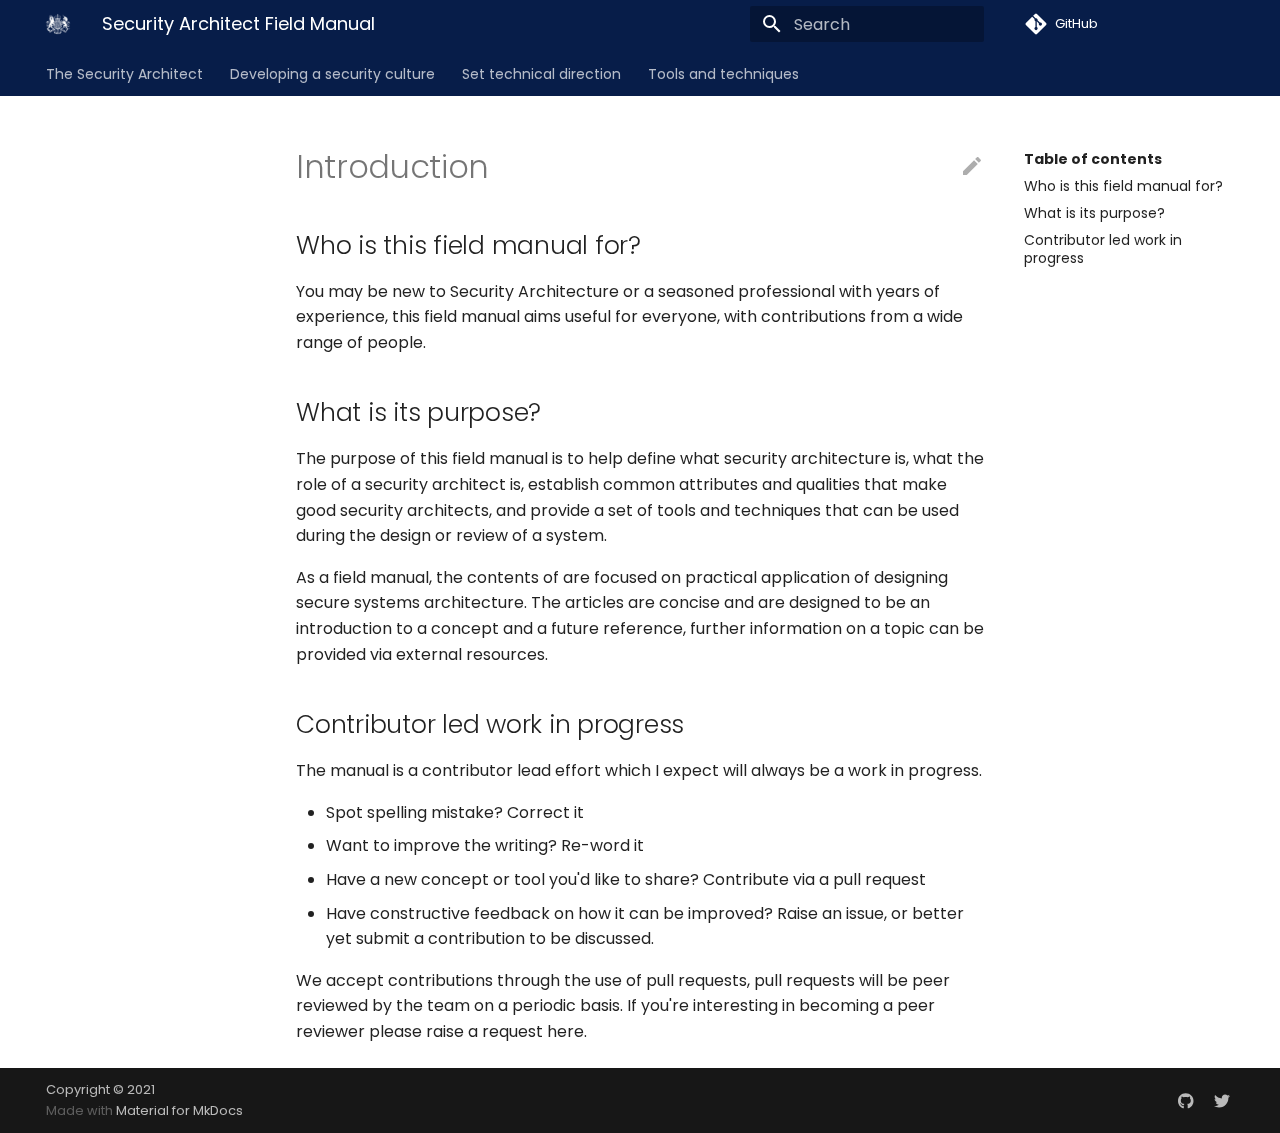
<file: security-architect-field-manual/index.html>
<!doctype html><html lang=en class=no-js> <head><meta charset=utf-8><meta name=viewport content="width=device-width,initial-scale=1"><meta name=description content="The Security Architect Field Manual defines the security architecture practice then offers a set of tools and techniques to help build more secure systems."><link href=https://stu-h.github.io/security-architect-field-manual/ rel=canonical><link rel=icon href=assets/images/favicon.png><meta name=generator content="mkdocs-1.2.2, mkdocs-material-7.2.2"><title>Security Architect Field Manual</title><link rel=stylesheet href=assets/stylesheets/main.1118c9be.min.css><link rel=stylesheet href=assets/stylesheets/palette.ba0d045b.min.css><link rel=preconnect href=https://fonts.gstatic.com crossorigin><link rel=stylesheet href="https://fonts.googleapis.com/css?family=Poppins:300,400,400i,700%7CRoboto+Mono&display=fallback"><style>:root{--md-text-font-family:"Poppins";--md-code-font-family:"Roboto Mono"}</style><link rel=stylesheet href=stylesheets/extra.css></head> <body dir=ltr data-md-color-scheme=default data-md-color-primary data-md-color-accent> <script>function __prefix(e){return new URL(".",location).pathname+"."+e}function __get(e,t=localStorage){return JSON.parse(t.getItem(__prefix(e)))}</script> <script>var palette=__get("__palette");if(null!==palette&&"object"==typeof palette.color)for(var key in palette.color)document.body.setAttribute("data-md-color-"+key,palette.color[key])</script> <input class=md-toggle data-md-toggle=drawer type=checkbox id=__drawer autocomplete=off> <input class=md-toggle data-md-toggle=search type=checkbox id=__search autocomplete=off> <label class=md-overlay for=__drawer></label> <div data-md-component=skip> <a href=#introduction class=md-skip> Skip to content </a> </div> <div data-md-component=announce> </div> <header class=md-header data-md-component=header> <nav class="md-header__inner md-grid" aria-label=Header> <a href=. title="Security Architect Field Manual" class="md-header__button md-logo" aria-label="Security Architect Field Manual" data-md-component=logo> <img src=assets/logo/NCSC.png alt=logo> </a> <label class="md-header__button md-icon" for=__drawer> <svg xmlns=http://www.w3.org/2000/svg viewbox="0 0 24 24"><path d="M3 6h18v2H3V6m0 5h18v2H3v-2m0 5h18v2H3v-2z"/></svg> </label> <div class=md-header__title data-md-component=header-title> <div class=md-header__ellipsis> <div class=md-header__topic> <span class=md-ellipsis> Security Architect Field Manual </span> </div> <div class=md-header__topic data-md-component=header-topic> <span class=md-ellipsis> Introduction </span> </div> </div> </div> <form class=md-header__option data-md-component=palette> <input class=md-option data-md-color-media data-md-color-scheme=default data-md-color-primary data-md-color-accent aria-hidden=true type=radio name=__palette id=__palette_1> </form> <label class="md-header__button md-icon" for=__search> <svg xmlns=http://www.w3.org/2000/svg viewbox="0 0 24 24"><path d="M9.5 3A6.5 6.5 0 0 1 16 9.5c0 1.61-.59 3.09-1.56 4.23l.27.27h.79l5 5-1.5 1.5-5-5v-.79l-.27-.27A6.516 6.516 0 0 1 9.5 16 6.5 6.5 0 0 1 3 9.5 6.5 6.5 0 0 1 9.5 3m0 2C7 5 5 7 5 9.5S7 14 9.5 14 14 12 14 9.5 12 5 9.5 5z"/></svg> </label> <div class=md-search data-md-component=search role=dialog> <label class=md-search__overlay for=__search></label> <div class=md-search__inner role=search> <form class=md-search__form name=search> <input type=text class=md-search__input name=query aria-label=Search placeholder=Search autocapitalize=off autocorrect=off autocomplete=off spellcheck=false data-md-component=search-query required> <label class="md-search__icon md-icon" for=__search> <svg xmlns=http://www.w3.org/2000/svg viewbox="0 0 24 24"><path d="M9.5 3A6.5 6.5 0 0 1 16 9.5c0 1.61-.59 3.09-1.56 4.23l.27.27h.79l5 5-1.5 1.5-5-5v-.79l-.27-.27A6.516 6.516 0 0 1 9.5 16 6.5 6.5 0 0 1 3 9.5 6.5 6.5 0 0 1 9.5 3m0 2C7 5 5 7 5 9.5S7 14 9.5 14 14 12 14 9.5 12 5 9.5 5z"/></svg> <svg xmlns=http://www.w3.org/2000/svg viewbox="0 0 24 24"><path d="M20 11v2H8l5.5 5.5-1.42 1.42L4.16 12l7.92-7.92L13.5 5.5 8 11h12z"/></svg> </label> <nav class=md-search__options aria-label=Search> <button type=reset class="md-search__icon md-icon" aria-label=Clear tabindex=-1> <svg xmlns=http://www.w3.org/2000/svg viewbox="0 0 24 24"><path d="M19 6.41 17.59 5 12 10.59 6.41 5 5 6.41 10.59 12 5 17.59 6.41 19 12 13.41 17.59 19 19 17.59 13.41 12 19 6.41z"/></svg> </button> </nav> </form> <div class=md-search__output> <div class=md-search__scrollwrap data-md-scrollfix> <div class=md-search-result data-md-component=search-result> <div class=md-search-result__meta> Initializing search </div> <ol class=md-search-result__list></ol> </div> </div> </div> </div> </div> <div class=md-header__source> <a href=https://github.com/stu-h/security-architect-field-manual/ title="Go to repository" class=md-source data-md-component=source> <div class="md-source__icon md-icon"> <svg xmlns=http://www.w3.org/2000/svg viewbox="0 0 448 512"><path d="M439.55 236.05 244 40.45a28.87 28.87 0 0 0-40.81 0l-40.66 40.63 51.52 51.52c27.06-9.14 52.68 16.77 43.39 43.68l49.66 49.66c34.23-11.8 61.18 31 35.47 56.69-26.49 26.49-70.21-2.87-56-37.34L240.22 199v121.85c25.3 12.54 22.26 41.85 9.08 55a34.34 34.34 0 0 1-48.55 0c-17.57-17.6-11.07-46.91 11.25-56v-123c-20.8-8.51-24.6-30.74-18.64-45L142.57 101 8.45 235.14a28.86 28.86 0 0 0 0 40.81l195.61 195.6a28.86 28.86 0 0 0 40.8 0l194.69-194.69a28.86 28.86 0 0 0 0-40.81z"/></svg> </div> <div class=md-source__repository> GitHub </div> </a> </div> </nav> </header> <div class=md-container data-md-component=container> <nav class=md-tabs aria-label=Tabs data-md-component=tabs> <div class="md-tabs__inner md-grid"> <ul class=md-tabs__list> <li class=md-tabs__item> <a href=the-security-architect/what-is-security-architecture/ class=md-tabs__link> The Security Architect </a> </li> <li class=md-tabs__item> <a href=develop-a-security-culture/set-core-tenets/ class=md-tabs__link> Developing a security culture </a> </li> <li class=md-tabs__item> <a href=set-technical-direction/define-security-principles/ class=md-tabs__link> Set technical direction </a> </li> <li class=md-tabs__item> <a href=tools-and-techniques/how-to-use-these-tools-and-techniques/ class=md-tabs__link> Tools and techniques </a> </li> </ul> </div> </nav> <main class=md-main data-md-component=main> <div class="md-main__inner md-grid"> <div class="md-sidebar md-sidebar--primary" data-md-component=sidebar data-md-type=navigation> <div class=md-sidebar__scrollwrap> <div class=md-sidebar__inner> <nav class="md-nav md-nav--primary md-nav--lifted" aria-label=Navigation data-md-level=0> <label class=md-nav__title for=__drawer> <a href=. title="Security Architect Field Manual" class="md-nav__button md-logo" aria-label="Security Architect Field Manual" data-md-component=logo> <img src=assets/logo/NCSC.png alt=logo> </a> Security Architect Field Manual </label> <div class=md-nav__source> <a href=https://github.com/stu-h/security-architect-field-manual/ title="Go to repository" class=md-source data-md-component=source> <div class="md-source__icon md-icon"> <svg xmlns=http://www.w3.org/2000/svg viewbox="0 0 448 512"><path d="M439.55 236.05 244 40.45a28.87 28.87 0 0 0-40.81 0l-40.66 40.63 51.52 51.52c27.06-9.14 52.68 16.77 43.39 43.68l49.66 49.66c34.23-11.8 61.18 31 35.47 56.69-26.49 26.49-70.21-2.87-56-37.34L240.22 199v121.85c25.3 12.54 22.26 41.85 9.08 55a34.34 34.34 0 0 1-48.55 0c-17.57-17.6-11.07-46.91 11.25-56v-123c-20.8-8.51-24.6-30.74-18.64-45L142.57 101 8.45 235.14a28.86 28.86 0 0 0 0 40.81l195.61 195.6a28.86 28.86 0 0 0 40.8 0l194.69-194.69a28.86 28.86 0 0 0 0-40.81z"/></svg> </div> <div class=md-source__repository> GitHub </div> </a> </div> <ul class=md-nav__list data-md-scrollfix> <li class="md-nav__item md-nav__item--nested"> <input class="md-nav__toggle md-toggle" data-md-toggle=__nav_1 type=checkbox id=__nav_1> <label class=md-nav__link for=__nav_1> The Security Architect <span class="md-nav__icon md-icon"></span> </label> <nav class=md-nav aria-label="The Security Architect" data-md-level=1> <label class=md-nav__title for=__nav_1> <span class="md-nav__icon md-icon"></span> The Security Architect </label> <ul class=md-nav__list data-md-scrollfix> <li class=md-nav__item> <a href=the-security-architect/what-is-security-architecture/ class=md-nav__link> What is Security Architecture </a> </li> <li class=md-nav__item> <a href=the-security-architect/what-is-a-security-architect/ class=md-nav__link> What is a Security Architect </a> </li> <li class=md-nav__item> <a href=the-security-architect/mindset-of-a-security-architect/ class=md-nav__link> Mindset of a Security Architect </a> </li> <li class=md-nav__item> <a href=the-security-architect/skills-and-qualities-of-a-security-architect/ class=md-nav__link> Skills and qualities of a Security Architect </a> </li> </ul> </nav> </li> <li class="md-nav__item md-nav__item--nested"> <input class="md-nav__toggle md-toggle" data-md-toggle=__nav_2 type=checkbox id=__nav_2> <label class=md-nav__link for=__nav_2> Developing a security culture <span class="md-nav__icon md-icon"></span> </label> <nav class=md-nav aria-label="Developing a security culture" data-md-level=1> <label class=md-nav__title for=__nav_2> <span class="md-nav__icon md-icon"></span> Developing a security culture </label> <ul class=md-nav__list data-md-scrollfix> <li class=md-nav__item> <a href=develop-a-security-culture/set-core-tenets/ class=md-nav__link> Set core tenets </a> </li> <li class=md-nav__item> <a href=develop-a-security-culture/define-unacceptable-outcomes/ class=md-nav__link> Define unacceptable outcomes </a> </li> </ul> </nav> </li> <li class="md-nav__item md-nav__item--nested"> <input class="md-nav__toggle md-toggle" data-md-toggle=__nav_3 type=checkbox id=__nav_3> <label class=md-nav__link for=__nav_3> Set technical direction <span class="md-nav__icon md-icon"></span> </label> <nav class=md-nav aria-label="Set technical direction" data-md-level=1> <label class=md-nav__title for=__nav_3> <span class="md-nav__icon md-icon"></span> Set technical direction </label> <ul class=md-nav__list data-md-scrollfix> <li class=md-nav__item> <a href=set-technical-direction/define-security-principles/ class=md-nav__link> Define Security Principles </a> </li> </ul> </nav> </li> <li class="md-nav__item md-nav__item--nested"> <input class="md-nav__toggle md-toggle" data-md-toggle=__nav_4 type=checkbox id=__nav_4> <label class=md-nav__link for=__nav_4> Tools and techniques <span class="md-nav__icon md-icon"></span> </label> <nav class=md-nav aria-label="Tools and techniques" data-md-level=1> <label class=md-nav__title for=__nav_4> <span class="md-nav__icon md-icon"></span> Tools and techniques </label> <ul class=md-nav__list data-md-scrollfix> <li class=md-nav__item> <a href=tools-and-techniques/how-to-use-these-tools-and-techniques/ class=md-nav__link> How to use these tools and techniques </a> </li> <li class="md-nav__item md-nav__item--nested"> <input class="md-nav__toggle md-toggle" data-md-toggle=__nav_4_2 type=checkbox id=__nav_4_2> <label class=md-nav__link for=__nav_4_2> Threat modelling <span class="md-nav__icon md-icon"></span> </label> <nav class=md-nav aria-label="Threat modelling" data-md-level=2> <label class=md-nav__title for=__nav_4_2> <span class="md-nav__icon md-icon"></span> Threat modelling </label> <ul class=md-nav__list data-md-scrollfix> <li class=md-nav__item> <a href=tools-and-techniques/threat-modelling/introduction-to-threat-modelling/ class=md-nav__link> Introduction to threat modelling </a> </li> <li class=md-nav__item> <a href=tools-and-techniques/threat-modelling/stride/ class=md-nav__link> STRIDE </a> </li> <li class=md-nav__item> <a href=tools-and-techniques/threat-modelling/attack-trees/ class=md-nav__link> Attack trees </a> </li> <li class=md-nav__item> <a href=tools-and-techniques/threat-modelling/mitre-attack-framework/ class=md-nav__link> MITRE ATT&CK Framework </a> </li> </ul> </nav> </li> </ul> </nav> </li> </ul> </nav> </div> </div> </div> <div class="md-sidebar md-sidebar--secondary" data-md-component=sidebar data-md-type=toc> <div class=md-sidebar__scrollwrap> <div class=md-sidebar__inner> <nav class="md-nav md-nav--secondary" aria-label="Table of contents"> <label class=md-nav__title for=__toc> <span class="md-nav__icon md-icon"></span> Table of contents </label> <ul class=md-nav__list data-md-component=toc data-md-scrollfix> <li class=md-nav__item> <a href=#who-is-this-field-manual-for class=md-nav__link> Who is this field manual for? </a> </li> <li class=md-nav__item> <a href=#what-is-its-purpose class=md-nav__link> What is its purpose? </a> </li> <li class=md-nav__item> <a href=#contributor-led-work-in-progress class=md-nav__link> Contributor led work in progress </a> </li> </ul> </nav> </div> </div> </div> <div class=md-content data-md-component=content> <article class="md-content__inner md-typeset"> <a href=https://github.com/stu-h/security-architect-field-manual/tree/master/docs/src/markdown/index.md title="Edit this page" class="md-content__button md-icon"> <svg xmlns=http://www.w3.org/2000/svg viewbox="0 0 24 24"><path d="M20.71 7.04c.39-.39.39-1.04 0-1.41l-2.34-2.34c-.37-.39-1.02-.39-1.41 0l-1.84 1.83 3.75 3.75M3 17.25V21h3.75L17.81 9.93l-3.75-3.75L3 17.25z"/></svg> </a> <h1 id=introduction>Introduction<a class=headerlink href=#introduction title="Permanent link"></a></h1> <h2 id=who-is-this-field-manual-for>Who is this field manual for?<a class=headerlink href=#who-is-this-field-manual-for title="Permanent link"></a></h2> <p>You may be new to Security Architecture or a seasoned professional with years of experience, this field manual aims useful for everyone, with contributions from a wide range of people. </p> <h2 id=what-is-its-purpose>What is its purpose?<a class=headerlink href=#what-is-its-purpose title="Permanent link"></a></h2> <p>The purpose of this field manual is to help define what security architecture is, what the role of a security architect is, establish common attributes and qualities that make good security architects, and provide a set of tools and techniques that can be used during the design or review of a system. </p> <p>As a field manual, the contents of are focused on practical application of designing secure systems architecture. The articles are concise and are designed to be an introduction to a concept and a future reference, further information on a topic can be provided via external resources. </p> <h2 id=contributor-led-work-in-progress>Contributor led work in progress<a class=headerlink href=#contributor-led-work-in-progress title="Permanent link"></a></h2> <p>The manual is a contributor lead effort which I expect will always be a work in progress.</p> <ul> <li>Spot spelling mistake? Correct it</li> <li>Want to improve the writing? Re-word it</li> <li>Have a new concept or tool you'd like to share? Contribute via a pull request</li> <li>Have constructive feedback on how it can be improved? Raise an issue, or better yet submit a contribution to be discussed.</li> </ul> <p>We accept contributions through the use of pull requests, pull requests will be peer reviewed by the team on a periodic basis. If you're interesting in becoming a peer reviewer please raise a request here.</p> </article> </div> </div> </main> <footer class=md-footer> <div class="md-footer-meta md-typeset"> <div class="md-footer-meta__inner md-grid"> <div class=md-footer-copyright> <div class=md-footer-copyright__highlight> Copyright &copy; 2021 </div> Made with <a href=https://squidfunk.github.io/mkdocs-material/ target=_blank rel=noopener> Material for MkDocs </a> </div> <div class=md-footer-social> <a href=https://github.com/ukncsc target=_blank rel=noopener title=github.com class=md-footer-social__link> <svg xmlns=http://www.w3.org/2000/svg viewbox="0 0 496 512"><path d="M165.9 397.4c0 2-2.3 3.6-5.2 3.6-3.3.3-5.6-1.3-5.6-3.6 0-2 2.3-3.6 5.2-3.6 3-.3 5.6 1.3 5.6 3.6zm-31.1-4.5c-.7 2 1.3 4.3 4.3 4.9 2.6 1 5.6 0 6.2-2s-1.3-4.3-4.3-5.2c-2.6-.7-5.5.3-6.2 2.3zm44.2-1.7c-2.9.7-4.9 2.6-4.6 4.9.3 2 2.9 3.3 5.9 2.6 2.9-.7 4.9-2.6 4.6-4.6-.3-1.9-3-3.2-5.9-2.9zM244.8 8C106.1 8 0 113.3 0 252c0 110.9 69.8 205.8 169.5 239.2 12.8 2.3 17.3-5.6 17.3-12.1 0-6.2-.3-40.4-.3-61.4 0 0-70 15-84.7-29.8 0 0-11.4-29.1-27.8-36.6 0 0-22.9-15.7 1.6-15.4 0 0 24.9 2 38.6 25.8 21.9 38.6 58.6 27.5 72.9 20.9 2.3-16 8.8-27.1 16-33.7-55.9-6.2-112.3-14.3-112.3-110.5 0-27.5 7.6-41.3 23.6-58.9-2.6-6.5-11.1-33.3 2.6-67.9 20.9-6.5 69 27 69 27 20-5.6 41.5-8.5 62.8-8.5s42.8 2.9 62.8 8.5c0 0 48.1-33.6 69-27 13.7 34.7 5.2 61.4 2.6 67.9 16 17.7 25.8 31.5 25.8 58.9 0 96.5-58.9 104.2-114.8 110.5 9.2 7.9 17 22.9 17 46.4 0 33.7-.3 75.4-.3 83.6 0 6.5 4.6 14.4 17.3 12.1C428.2 457.8 496 362.9 496 252 496 113.3 383.5 8 244.8 8zM97.2 352.9c-1.3 1-1 3.3.7 5.2 1.6 1.6 3.9 2.3 5.2 1 1.3-1 1-3.3-.7-5.2-1.6-1.6-3.9-2.3-5.2-1zm-10.8-8.1c-.7 1.3.3 2.9 2.3 3.9 1.6 1 3.6.7 4.3-.7.7-1.3-.3-2.9-2.3-3.9-2-.6-3.6-.3-4.3.7zm32.4 35.6c-1.6 1.3-1 4.3 1.3 6.2 2.3 2.3 5.2 2.6 6.5 1 1.3-1.3.7-4.3-1.3-6.2-2.2-2.3-5.2-2.6-6.5-1zm-11.4-14.7c-1.6 1-1.6 3.6 0 5.9 1.6 2.3 4.3 3.3 5.6 2.3 1.6-1.3 1.6-3.9 0-6.2-1.4-2.3-4-3.3-5.6-2z"/></svg> </a> <a href=https://twitter.com/ncsc target=_blank rel=noopener title=twitter.com class=md-footer-social__link> <svg xmlns=http://www.w3.org/2000/svg viewbox="0 0 512 512"><path d="M459.37 151.716c.325 4.548.325 9.097.325 13.645 0 138.72-105.583 298.558-298.558 298.558-59.452 0-114.68-17.219-161.137-47.106 8.447.974 16.568 1.299 25.34 1.299 49.055 0 94.213-16.568 130.274-44.832-46.132-.975-84.792-31.188-98.112-72.772 6.498.974 12.995 1.624 19.818 1.624 9.421 0 18.843-1.3 27.614-3.573-48.081-9.747-84.143-51.98-84.143-102.985v-1.299c13.969 7.797 30.214 12.67 47.431 13.319-28.264-18.843-46.781-51.005-46.781-87.391 0-19.492 5.197-37.36 14.294-52.954 51.655 63.675 129.3 105.258 216.365 109.807-1.624-7.797-2.599-15.918-2.599-24.04 0-57.828 46.782-104.934 104.934-104.934 30.213 0 57.502 12.67 76.67 33.137 23.715-4.548 46.456-13.32 66.599-25.34-7.798 24.366-24.366 44.833-46.132 57.827 21.117-2.273 41.584-8.122 60.426-16.243-14.292 20.791-32.161 39.308-52.628 54.253z"/></svg> </a> </div> </div> </div> </footer> </div> <div class=md-dialog data-md-component=dialog> <div class="md-dialog__inner md-typeset"></div> </div> <script id=__config type=application/json>{"base": ".", "features": ["navigation.tabs"], "translations": {"clipboard.copy": "Copy to clipboard", "clipboard.copied": "Copied to clipboard", "search.config.lang": "en", "search.config.pipeline": "trimmer, stopWordFilter", "search.config.separator": "[\\s\\-]+", "search.placeholder": "Search", "search.result.placeholder": "Type to start searching", "search.result.none": "No matching documents", "search.result.one": "1 matching document", "search.result.other": "# matching documents", "search.result.more.one": "1 more on this page", "search.result.more.other": "# more on this page", "search.result.term.missing": "Missing", "select.version.title": "Select version"}, "search": "assets/javascripts/workers/search.709b4209.min.js", "version": null}</script> <script src=assets/javascripts/bundle.2b46852b.min.js></script> </body> </html>
</file>
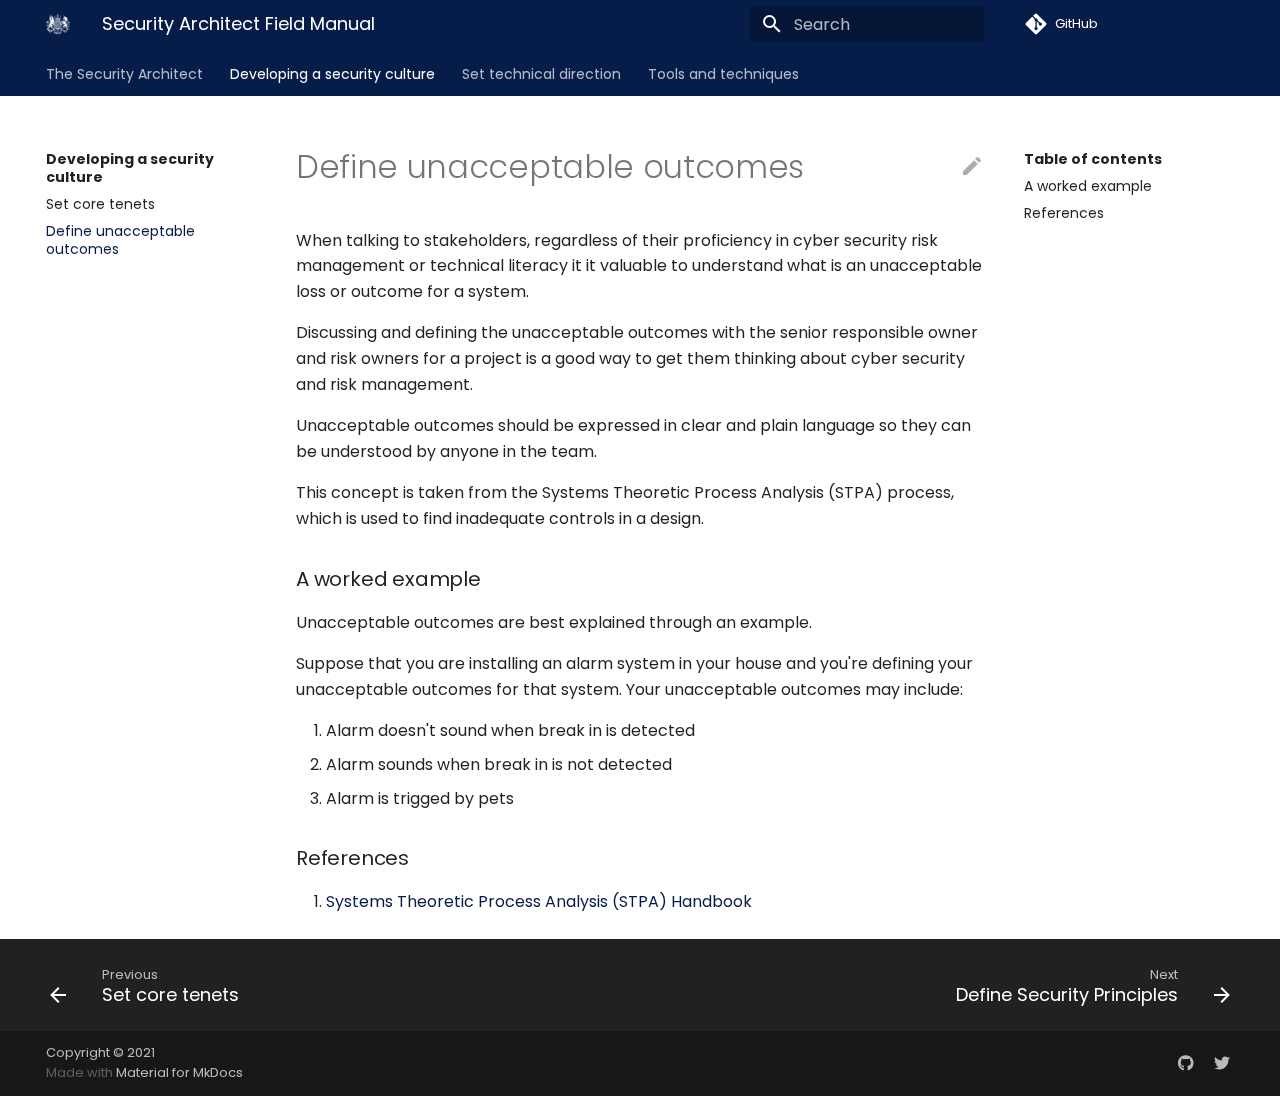
<file: security-architect-field-manual/develop-a-security-culture/define-unacceptable-outcomes/index.html>
<!doctype html><html lang=en class=no-js> <head><meta charset=utf-8><meta name=viewport content="width=device-width,initial-scale=1"><meta name=description content="The Security Architect Field Manual defines the security architecture practice then offers a set of tools and techniques to help build more secure systems."><link href=https://stu-h.github.io/security-architect-field-manual/develop-a-security-culture/define-unacceptable-outcomes/ rel=canonical><link rel=icon href=../../assets/images/favicon.png><meta name=generator content="mkdocs-1.2.2, mkdocs-material-7.2.2"><title>Define unacceptable outcomes - Security Architect Field Manual</title><link rel=stylesheet href=../../assets/stylesheets/main.1118c9be.min.css><link rel=stylesheet href=../../assets/stylesheets/palette.ba0d045b.min.css><link rel=preconnect href=https://fonts.gstatic.com crossorigin><link rel=stylesheet href="https://fonts.googleapis.com/css?family=Poppins:300,400,400i,700%7CRoboto+Mono&display=fallback"><style>:root{--md-text-font-family:"Poppins";--md-code-font-family:"Roboto Mono"}</style><link rel=stylesheet href=../../stylesheets/extra.css></head> <body dir=ltr data-md-color-scheme=default data-md-color-primary data-md-color-accent> <script>function __prefix(e){return new URL("../..",location).pathname+"."+e}function __get(e,t=localStorage){return JSON.parse(t.getItem(__prefix(e)))}</script> <script>var palette=__get("__palette");if(null!==palette&&"object"==typeof palette.color)for(var key in palette.color)document.body.setAttribute("data-md-color-"+key,palette.color[key])</script> <input class=md-toggle data-md-toggle=drawer type=checkbox id=__drawer autocomplete=off> <input class=md-toggle data-md-toggle=search type=checkbox id=__search autocomplete=off> <label class=md-overlay for=__drawer></label> <div data-md-component=skip> <a href=#define-unacceptable-outcomes class=md-skip> Skip to content </a> </div> <div data-md-component=announce> </div> <header class=md-header data-md-component=header> <nav class="md-header__inner md-grid" aria-label=Header> <a href=../.. title="Security Architect Field Manual" class="md-header__button md-logo" aria-label="Security Architect Field Manual" data-md-component=logo> <img src=../../assets/logo/NCSC.png alt=logo> </a> <label class="md-header__button md-icon" for=__drawer> <svg xmlns=http://www.w3.org/2000/svg viewbox="0 0 24 24"><path d="M3 6h18v2H3V6m0 5h18v2H3v-2m0 5h18v2H3v-2z"/></svg> </label> <div class=md-header__title data-md-component=header-title> <div class=md-header__ellipsis> <div class=md-header__topic> <span class=md-ellipsis> Security Architect Field Manual </span> </div> <div class=md-header__topic data-md-component=header-topic> <span class=md-ellipsis> Define unacceptable outcomes </span> </div> </div> </div> <form class=md-header__option data-md-component=palette> <input class=md-option data-md-color-media data-md-color-scheme=default data-md-color-primary data-md-color-accent aria-hidden=true type=radio name=__palette id=__palette_1> </form> <label class="md-header__button md-icon" for=__search> <svg xmlns=http://www.w3.org/2000/svg viewbox="0 0 24 24"><path d="M9.5 3A6.5 6.5 0 0 1 16 9.5c0 1.61-.59 3.09-1.56 4.23l.27.27h.79l5 5-1.5 1.5-5-5v-.79l-.27-.27A6.516 6.516 0 0 1 9.5 16 6.5 6.5 0 0 1 3 9.5 6.5 6.5 0 0 1 9.5 3m0 2C7 5 5 7 5 9.5S7 14 9.5 14 14 12 14 9.5 12 5 9.5 5z"/></svg> </label> <div class=md-search data-md-component=search role=dialog> <label class=md-search__overlay for=__search></label> <div class=md-search__inner role=search> <form class=md-search__form name=search> <input type=text class=md-search__input name=query aria-label=Search placeholder=Search autocapitalize=off autocorrect=off autocomplete=off spellcheck=false data-md-component=search-query required> <label class="md-search__icon md-icon" for=__search> <svg xmlns=http://www.w3.org/2000/svg viewbox="0 0 24 24"><path d="M9.5 3A6.5 6.5 0 0 1 16 9.5c0 1.61-.59 3.09-1.56 4.23l.27.27h.79l5 5-1.5 1.5-5-5v-.79l-.27-.27A6.516 6.516 0 0 1 9.5 16 6.5 6.5 0 0 1 3 9.5 6.5 6.5 0 0 1 9.5 3m0 2C7 5 5 7 5 9.5S7 14 9.5 14 14 12 14 9.5 12 5 9.5 5z"/></svg> <svg xmlns=http://www.w3.org/2000/svg viewbox="0 0 24 24"><path d="M20 11v2H8l5.5 5.5-1.42 1.42L4.16 12l7.92-7.92L13.5 5.5 8 11h12z"/></svg> </label> <nav class=md-search__options aria-label=Search> <button type=reset class="md-search__icon md-icon" aria-label=Clear tabindex=-1> <svg xmlns=http://www.w3.org/2000/svg viewbox="0 0 24 24"><path d="M19 6.41 17.59 5 12 10.59 6.41 5 5 6.41 10.59 12 5 17.59 6.41 19 12 13.41 17.59 19 19 17.59 13.41 12 19 6.41z"/></svg> </button> </nav> </form> <div class=md-search__output> <div class=md-search__scrollwrap data-md-scrollfix> <div class=md-search-result data-md-component=search-result> <div class=md-search-result__meta> Initializing search </div> <ol class=md-search-result__list></ol> </div> </div> </div> </div> </div> <div class=md-header__source> <a href=https://github.com/stu-h/security-architect-field-manual/ title="Go to repository" class=md-source data-md-component=source> <div class="md-source__icon md-icon"> <svg xmlns=http://www.w3.org/2000/svg viewbox="0 0 448 512"><path d="M439.55 236.05 244 40.45a28.87 28.87 0 0 0-40.81 0l-40.66 40.63 51.52 51.52c27.06-9.14 52.68 16.77 43.39 43.68l49.66 49.66c34.23-11.8 61.18 31 35.47 56.69-26.49 26.49-70.21-2.87-56-37.34L240.22 199v121.85c25.3 12.54 22.26 41.85 9.08 55a34.34 34.34 0 0 1-48.55 0c-17.57-17.6-11.07-46.91 11.25-56v-123c-20.8-8.51-24.6-30.74-18.64-45L142.57 101 8.45 235.14a28.86 28.86 0 0 0 0 40.81l195.61 195.6a28.86 28.86 0 0 0 40.8 0l194.69-194.69a28.86 28.86 0 0 0 0-40.81z"/></svg> </div> <div class=md-source__repository> GitHub </div> </a> </div> </nav> </header> <div class=md-container data-md-component=container> <nav class=md-tabs aria-label=Tabs data-md-component=tabs> <div class="md-tabs__inner md-grid"> <ul class=md-tabs__list> <li class=md-tabs__item> <a href=../../the-security-architect/what-is-security-architecture/ class=md-tabs__link> The Security Architect </a> </li> <li class=md-tabs__item> <a href=../set-core-tenets/ class="md-tabs__link md-tabs__link--active"> Developing a security culture </a> </li> <li class=md-tabs__item> <a href=../../set-technical-direction/define-security-principles/ class=md-tabs__link> Set technical direction </a> </li> <li class=md-tabs__item> <a href=../../tools-and-techniques/how-to-use-these-tools-and-techniques/ class=md-tabs__link> Tools and techniques </a> </li> </ul> </div> </nav> <main class=md-main data-md-component=main> <div class="md-main__inner md-grid"> <div class="md-sidebar md-sidebar--primary" data-md-component=sidebar data-md-type=navigation> <div class=md-sidebar__scrollwrap> <div class=md-sidebar__inner> <nav class="md-nav md-nav--primary md-nav--lifted" aria-label=Navigation data-md-level=0> <label class=md-nav__title for=__drawer> <a href=../.. title="Security Architect Field Manual" class="md-nav__button md-logo" aria-label="Security Architect Field Manual" data-md-component=logo> <img src=../../assets/logo/NCSC.png alt=logo> </a> Security Architect Field Manual </label> <div class=md-nav__source> <a href=https://github.com/stu-h/security-architect-field-manual/ title="Go to repository" class=md-source data-md-component=source> <div class="md-source__icon md-icon"> <svg xmlns=http://www.w3.org/2000/svg viewbox="0 0 448 512"><path d="M439.55 236.05 244 40.45a28.87 28.87 0 0 0-40.81 0l-40.66 40.63 51.52 51.52c27.06-9.14 52.68 16.77 43.39 43.68l49.66 49.66c34.23-11.8 61.18 31 35.47 56.69-26.49 26.49-70.21-2.87-56-37.34L240.22 199v121.85c25.3 12.54 22.26 41.85 9.08 55a34.34 34.34 0 0 1-48.55 0c-17.57-17.6-11.07-46.91 11.25-56v-123c-20.8-8.51-24.6-30.74-18.64-45L142.57 101 8.45 235.14a28.86 28.86 0 0 0 0 40.81l195.61 195.6a28.86 28.86 0 0 0 40.8 0l194.69-194.69a28.86 28.86 0 0 0 0-40.81z"/></svg> </div> <div class=md-source__repository> GitHub </div> </a> </div> <ul class=md-nav__list data-md-scrollfix> <li class="md-nav__item md-nav__item--nested"> <input class="md-nav__toggle md-toggle" data-md-toggle=__nav_1 type=checkbox id=__nav_1> <label class=md-nav__link for=__nav_1> The Security Architect <span class="md-nav__icon md-icon"></span> </label> <nav class=md-nav aria-label="The Security Architect" data-md-level=1> <label class=md-nav__title for=__nav_1> <span class="md-nav__icon md-icon"></span> The Security Architect </label> <ul class=md-nav__list data-md-scrollfix> <li class=md-nav__item> <a href=../../the-security-architect/what-is-security-architecture/ class=md-nav__link> What is Security Architecture </a> </li> <li class=md-nav__item> <a href=../../the-security-architect/what-is-a-security-architect/ class=md-nav__link> What is a Security Architect </a> </li> <li class=md-nav__item> <a href=../../the-security-architect/mindset-of-a-security-architect/ class=md-nav__link> Mindset of a Security Architect </a> </li> <li class=md-nav__item> <a href=../../the-security-architect/skills-and-qualities-of-a-security-architect/ class=md-nav__link> Skills and qualities of a Security Architect </a> </li> </ul> </nav> </li> <li class="md-nav__item md-nav__item--active md-nav__item--nested"> <input class="md-nav__toggle md-toggle" data-md-toggle=__nav_2 type=checkbox id=__nav_2 checked> <label class=md-nav__link for=__nav_2> Developing a security culture <span class="md-nav__icon md-icon"></span> </label> <nav class=md-nav aria-label="Developing a security culture" data-md-level=1> <label class=md-nav__title for=__nav_2> <span class="md-nav__icon md-icon"></span> Developing a security culture </label> <ul class=md-nav__list data-md-scrollfix> <li class=md-nav__item> <a href=../set-core-tenets/ class=md-nav__link> Set core tenets </a> </li> <li class="md-nav__item md-nav__item--active"> <input class="md-nav__toggle md-toggle" data-md-toggle=toc type=checkbox id=__toc> <label class="md-nav__link md-nav__link--active" for=__toc> Define unacceptable outcomes <span class="md-nav__icon md-icon"></span> </label> <a href=./ class="md-nav__link md-nav__link--active"> Define unacceptable outcomes </a> <nav class="md-nav md-nav--secondary" aria-label="Table of contents"> <label class=md-nav__title for=__toc> <span class="md-nav__icon md-icon"></span> Table of contents </label> <ul class=md-nav__list data-md-component=toc data-md-scrollfix> <li class=md-nav__item> <a href=#a-worked-example class=md-nav__link> A worked example </a> </li> <li class=md-nav__item> <a href=#references class=md-nav__link> References </a> </li> </ul> </nav> </li> </ul> </nav> </li> <li class="md-nav__item md-nav__item--nested"> <input class="md-nav__toggle md-toggle" data-md-toggle=__nav_3 type=checkbox id=__nav_3> <label class=md-nav__link for=__nav_3> Set technical direction <span class="md-nav__icon md-icon"></span> </label> <nav class=md-nav aria-label="Set technical direction" data-md-level=1> <label class=md-nav__title for=__nav_3> <span class="md-nav__icon md-icon"></span> Set technical direction </label> <ul class=md-nav__list data-md-scrollfix> <li class=md-nav__item> <a href=../../set-technical-direction/define-security-principles/ class=md-nav__link> Define Security Principles </a> </li> </ul> </nav> </li> <li class="md-nav__item md-nav__item--nested"> <input class="md-nav__toggle md-toggle" data-md-toggle=__nav_4 type=checkbox id=__nav_4> <label class=md-nav__link for=__nav_4> Tools and techniques <span class="md-nav__icon md-icon"></span> </label> <nav class=md-nav aria-label="Tools and techniques" data-md-level=1> <label class=md-nav__title for=__nav_4> <span class="md-nav__icon md-icon"></span> Tools and techniques </label> <ul class=md-nav__list data-md-scrollfix> <li class=md-nav__item> <a href=../../tools-and-techniques/how-to-use-these-tools-and-techniques/ class=md-nav__link> How to use these tools and techniques </a> </li> <li class="md-nav__item md-nav__item--nested"> <input class="md-nav__toggle md-toggle" data-md-toggle=__nav_4_2 type=checkbox id=__nav_4_2> <label class=md-nav__link for=__nav_4_2> Threat modelling <span class="md-nav__icon md-icon"></span> </label> <nav class=md-nav aria-label="Threat modelling" data-md-level=2> <label class=md-nav__title for=__nav_4_2> <span class="md-nav__icon md-icon"></span> Threat modelling </label> <ul class=md-nav__list data-md-scrollfix> <li class=md-nav__item> <a href=../../tools-and-techniques/threat-modelling/introduction-to-threat-modelling/ class=md-nav__link> Introduction to threat modelling </a> </li> <li class=md-nav__item> <a href=../../tools-and-techniques/threat-modelling/stride/ class=md-nav__link> STRIDE </a> </li> <li class=md-nav__item> <a href=../../tools-and-techniques/threat-modelling/attack-trees/ class=md-nav__link> Attack trees </a> </li> <li class=md-nav__item> <a href=../../tools-and-techniques/threat-modelling/mitre-attack-framework/ class=md-nav__link> MITRE ATT&CK Framework </a> </li> </ul> </nav> </li> </ul> </nav> </li> </ul> </nav> </div> </div> </div> <div class="md-sidebar md-sidebar--secondary" data-md-component=sidebar data-md-type=toc> <div class=md-sidebar__scrollwrap> <div class=md-sidebar__inner> <nav class="md-nav md-nav--secondary" aria-label="Table of contents"> <label class=md-nav__title for=__toc> <span class="md-nav__icon md-icon"></span> Table of contents </label> <ul class=md-nav__list data-md-component=toc data-md-scrollfix> <li class=md-nav__item> <a href=#a-worked-example class=md-nav__link> A worked example </a> </li> <li class=md-nav__item> <a href=#references class=md-nav__link> References </a> </li> </ul> </nav> </div> </div> </div> <div class=md-content data-md-component=content> <article class="md-content__inner md-typeset"> <a href=https://github.com/stu-h/security-architect-field-manual/tree/master/docs/src/markdown/develop-a-security-culture/define-unacceptable-outcomes.md title="Edit this page" class="md-content__button md-icon"> <svg xmlns=http://www.w3.org/2000/svg viewbox="0 0 24 24"><path d="M20.71 7.04c.39-.39.39-1.04 0-1.41l-2.34-2.34c-.37-.39-1.02-.39-1.41 0l-1.84 1.83 3.75 3.75M3 17.25V21h3.75L17.81 9.93l-3.75-3.75L3 17.25z"/></svg> </a> <h1 id=define-unacceptable-outcomes>Define unacceptable outcomes<a class=headerlink href=#define-unacceptable-outcomes title="Permanent link"></a></h1> <p>When talking to stakeholders, regardless of their proficiency in cyber security risk management or technical literacy it it valuable to understand what is an unacceptable loss or outcome for a system. </p> <p>Discussing and defining the unacceptable outcomes with the senior responsible owner and risk owners for a project is a good way to get them thinking about cyber security and risk management. </p> <p>Unacceptable outcomes should be expressed in clear and plain language so they can be understood by anyone in the team.</p> <p>This concept is taken from the Systems Theoretic Process Analysis (STPA) process, which is used to find inadequate controls in a design.</p> <h3 id=a-worked-example>A worked example<a class=headerlink href=#a-worked-example title="Permanent link"></a></h3> <p>Unacceptable outcomes are best explained through an example. </p> <p>Suppose that you are installing an alarm system in your house and you're defining your unacceptable outcomes for that system. Your unacceptable outcomes may include:</p> <ol> <li>Alarm doesn't sound when break in is detected</li> <li>Alarm sounds when break in is not detected</li> <li>Alarm is trigged by pets</li> </ol> <h3 id=references>References<a class=headerlink href=#references title="Permanent link"></a></h3> <ol> <li><a href="https://psas.scripts.mit.edu/home/get_file.php?name=STPA_handbook.pdf">Systems Theoretic Process Analysis (STPA) Handbook</a></li> </ol> </article> </div> </div> </main> <footer class=md-footer> <nav class="md-footer__inner md-grid" aria-label=Footer> <a href=../set-core-tenets/ class="md-footer__link md-footer__link--prev" aria-label="Previous: Set core tenets" rel=prev> <div class="md-footer__button md-icon"> <svg xmlns=http://www.w3.org/2000/svg viewbox="0 0 24 24"><path d="M20 11v2H8l5.5 5.5-1.42 1.42L4.16 12l7.92-7.92L13.5 5.5 8 11h12z"/></svg> </div> <div class=md-footer__title> <div class=md-ellipsis> <span class=md-footer__direction> Previous </span> Set core tenets </div> </div> </a> <a href=../../set-technical-direction/define-security-principles/ class="md-footer__link md-footer__link--next" aria-label="Next: Define Security Principles" rel=next> <div class=md-footer__title> <div class=md-ellipsis> <span class=md-footer__direction> Next </span> Define Security Principles </div> </div> <div class="md-footer__button md-icon"> <svg xmlns=http://www.w3.org/2000/svg viewbox="0 0 24 24"><path d="M4 11v2h12l-5.5 5.5 1.42 1.42L19.84 12l-7.92-7.92L10.5 5.5 16 11H4z"/></svg> </div> </a> </nav> <div class="md-footer-meta md-typeset"> <div class="md-footer-meta__inner md-grid"> <div class=md-footer-copyright> <div class=md-footer-copyright__highlight> Copyright &copy; 2021 </div> Made with <a href=https://squidfunk.github.io/mkdocs-material/ target=_blank rel=noopener> Material for MkDocs </a> </div> <div class=md-footer-social> <a href=https://github.com/ukncsc target=_blank rel=noopener title=github.com class=md-footer-social__link> <svg xmlns=http://www.w3.org/2000/svg viewbox="0 0 496 512"><path d="M165.9 397.4c0 2-2.3 3.6-5.2 3.6-3.3.3-5.6-1.3-5.6-3.6 0-2 2.3-3.6 5.2-3.6 3-.3 5.6 1.3 5.6 3.6zm-31.1-4.5c-.7 2 1.3 4.3 4.3 4.9 2.6 1 5.6 0 6.2-2s-1.3-4.3-4.3-5.2c-2.6-.7-5.5.3-6.2 2.3zm44.2-1.7c-2.9.7-4.9 2.6-4.6 4.9.3 2 2.9 3.3 5.9 2.6 2.9-.7 4.9-2.6 4.6-4.6-.3-1.9-3-3.2-5.9-2.9zM244.8 8C106.1 8 0 113.3 0 252c0 110.9 69.8 205.8 169.5 239.2 12.8 2.3 17.3-5.6 17.3-12.1 0-6.2-.3-40.4-.3-61.4 0 0-70 15-84.7-29.8 0 0-11.4-29.1-27.8-36.6 0 0-22.9-15.7 1.6-15.4 0 0 24.9 2 38.6 25.8 21.9 38.6 58.6 27.5 72.9 20.9 2.3-16 8.8-27.1 16-33.7-55.9-6.2-112.3-14.3-112.3-110.5 0-27.5 7.6-41.3 23.6-58.9-2.6-6.5-11.1-33.3 2.6-67.9 20.9-6.5 69 27 69 27 20-5.6 41.5-8.5 62.8-8.5s42.8 2.9 62.8 8.5c0 0 48.1-33.6 69-27 13.7 34.7 5.2 61.4 2.6 67.9 16 17.7 25.8 31.5 25.8 58.9 0 96.5-58.9 104.2-114.8 110.5 9.2 7.9 17 22.9 17 46.4 0 33.7-.3 75.4-.3 83.6 0 6.5 4.6 14.4 17.3 12.1C428.2 457.8 496 362.9 496 252 496 113.3 383.5 8 244.8 8zM97.2 352.9c-1.3 1-1 3.3.7 5.2 1.6 1.6 3.9 2.3 5.2 1 1.3-1 1-3.3-.7-5.2-1.6-1.6-3.9-2.3-5.2-1zm-10.8-8.1c-.7 1.3.3 2.9 2.3 3.9 1.6 1 3.6.7 4.3-.7.7-1.3-.3-2.9-2.3-3.9-2-.6-3.6-.3-4.3.7zm32.4 35.6c-1.6 1.3-1 4.3 1.3 6.2 2.3 2.3 5.2 2.6 6.5 1 1.3-1.3.7-4.3-1.3-6.2-2.2-2.3-5.2-2.6-6.5-1zm-11.4-14.7c-1.6 1-1.6 3.6 0 5.9 1.6 2.3 4.3 3.3 5.6 2.3 1.6-1.3 1.6-3.9 0-6.2-1.4-2.3-4-3.3-5.6-2z"/></svg> </a> <a href=https://twitter.com/ncsc target=_blank rel=noopener title=twitter.com class=md-footer-social__link> <svg xmlns=http://www.w3.org/2000/svg viewbox="0 0 512 512"><path d="M459.37 151.716c.325 4.548.325 9.097.325 13.645 0 138.72-105.583 298.558-298.558 298.558-59.452 0-114.68-17.219-161.137-47.106 8.447.974 16.568 1.299 25.34 1.299 49.055 0 94.213-16.568 130.274-44.832-46.132-.975-84.792-31.188-98.112-72.772 6.498.974 12.995 1.624 19.818 1.624 9.421 0 18.843-1.3 27.614-3.573-48.081-9.747-84.143-51.98-84.143-102.985v-1.299c13.969 7.797 30.214 12.67 47.431 13.319-28.264-18.843-46.781-51.005-46.781-87.391 0-19.492 5.197-37.36 14.294-52.954 51.655 63.675 129.3 105.258 216.365 109.807-1.624-7.797-2.599-15.918-2.599-24.04 0-57.828 46.782-104.934 104.934-104.934 30.213 0 57.502 12.67 76.67 33.137 23.715-4.548 46.456-13.32 66.599-25.34-7.798 24.366-24.366 44.833-46.132 57.827 21.117-2.273 41.584-8.122 60.426-16.243-14.292 20.791-32.161 39.308-52.628 54.253z"/></svg> </a> </div> </div> </div> </footer> </div> <div class=md-dialog data-md-component=dialog> <div class="md-dialog__inner md-typeset"></div> </div> <script id=__config type=application/json>{"base": "../..", "features": ["navigation.tabs"], "translations": {"clipboard.copy": "Copy to clipboard", "clipboard.copied": "Copied to clipboard", "search.config.lang": "en", "search.config.pipeline": "trimmer, stopWordFilter", "search.config.separator": "[\\s\\-]+", "search.placeholder": "Search", "search.result.placeholder": "Type to start searching", "search.result.none": "No matching documents", "search.result.one": "1 matching document", "search.result.other": "# matching documents", "search.result.more.one": "1 more on this page", "search.result.more.other": "# more on this page", "search.result.term.missing": "Missing", "select.version.title": "Select version"}, "search": "../../assets/javascripts/workers/search.709b4209.min.js", "version": null}</script> <script src=../../assets/javascripts/bundle.2b46852b.min.js></script> </body> </html>
</file>
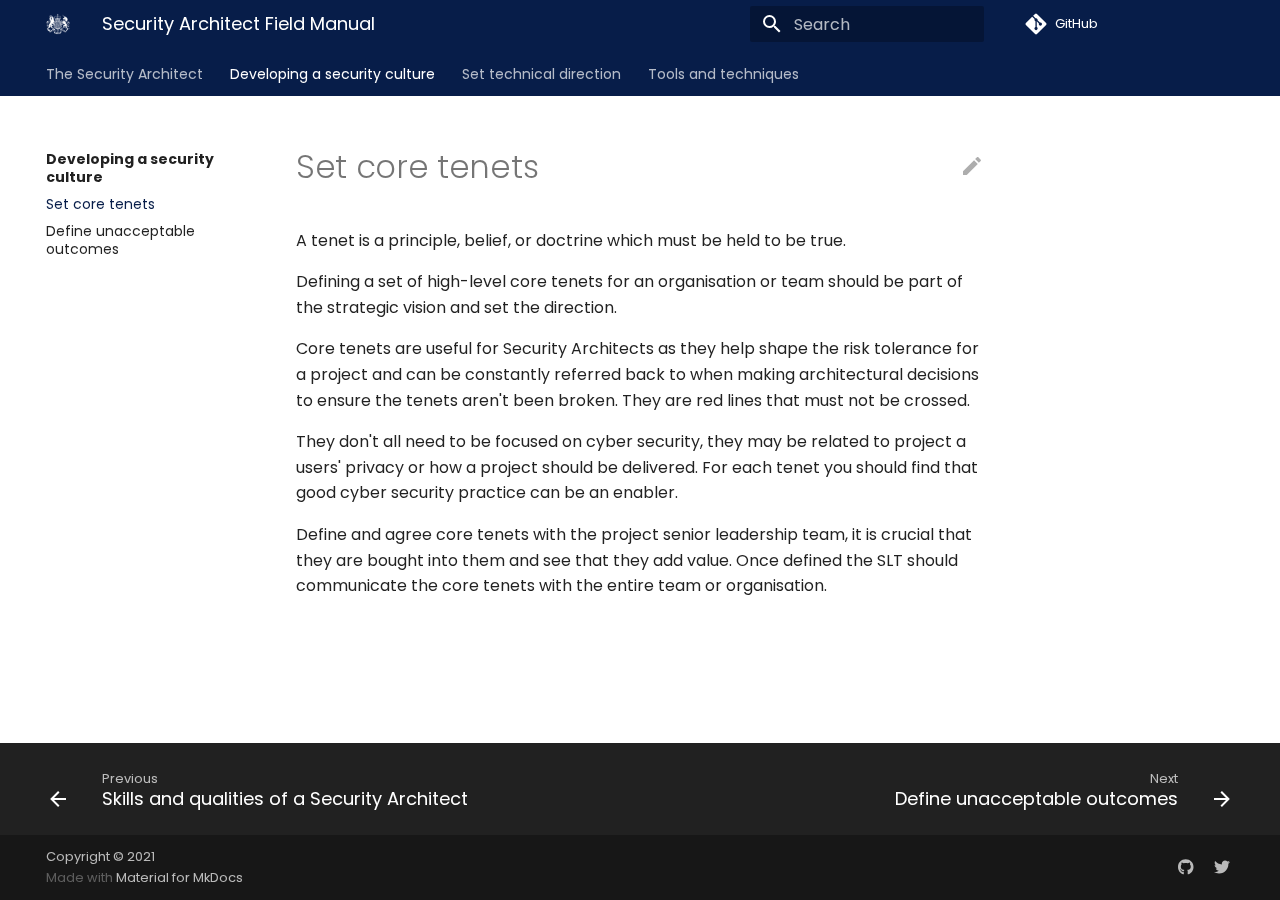
<file: security-architect-field-manual/develop-a-security-culture/set-core-tenets/index.html>
<!doctype html><html lang=en class=no-js> <head><meta charset=utf-8><meta name=viewport content="width=device-width,initial-scale=1"><meta name=description content="The Security Architect Field Manual defines the security architecture practice then offers a set of tools and techniques to help build more secure systems."><link href=https://stu-h.github.io/security-architect-field-manual/develop-a-security-culture/set-core-tenets/ rel=canonical><link rel=icon href=../../assets/images/favicon.png><meta name=generator content="mkdocs-1.2.2, mkdocs-material-7.2.2"><title>Set core tenets - Security Architect Field Manual</title><link rel=stylesheet href=../../assets/stylesheets/main.1118c9be.min.css><link rel=stylesheet href=../../assets/stylesheets/palette.ba0d045b.min.css><link rel=preconnect href=https://fonts.gstatic.com crossorigin><link rel=stylesheet href="https://fonts.googleapis.com/css?family=Poppins:300,400,400i,700%7CRoboto+Mono&display=fallback"><style>:root{--md-text-font-family:"Poppins";--md-code-font-family:"Roboto Mono"}</style><link rel=stylesheet href=../../stylesheets/extra.css></head> <body dir=ltr data-md-color-scheme=default data-md-color-primary data-md-color-accent> <script>function __prefix(e){return new URL("../..",location).pathname+"."+e}function __get(e,t=localStorage){return JSON.parse(t.getItem(__prefix(e)))}</script> <script>var palette=__get("__palette");if(null!==palette&&"object"==typeof palette.color)for(var key in palette.color)document.body.setAttribute("data-md-color-"+key,palette.color[key])</script> <input class=md-toggle data-md-toggle=drawer type=checkbox id=__drawer autocomplete=off> <input class=md-toggle data-md-toggle=search type=checkbox id=__search autocomplete=off> <label class=md-overlay for=__drawer></label> <div data-md-component=skip> <a href=#set-core-tenets class=md-skip> Skip to content </a> </div> <div data-md-component=announce> </div> <header class=md-header data-md-component=header> <nav class="md-header__inner md-grid" aria-label=Header> <a href=../.. title="Security Architect Field Manual" class="md-header__button md-logo" aria-label="Security Architect Field Manual" data-md-component=logo> <img src=../../assets/logo/NCSC.png alt=logo> </a> <label class="md-header__button md-icon" for=__drawer> <svg xmlns=http://www.w3.org/2000/svg viewbox="0 0 24 24"><path d="M3 6h18v2H3V6m0 5h18v2H3v-2m0 5h18v2H3v-2z"/></svg> </label> <div class=md-header__title data-md-component=header-title> <div class=md-header__ellipsis> <div class=md-header__topic> <span class=md-ellipsis> Security Architect Field Manual </span> </div> <div class=md-header__topic data-md-component=header-topic> <span class=md-ellipsis> Set core tenets </span> </div> </div> </div> <form class=md-header__option data-md-component=palette> <input class=md-option data-md-color-media data-md-color-scheme=default data-md-color-primary data-md-color-accent aria-hidden=true type=radio name=__palette id=__palette_1> </form> <label class="md-header__button md-icon" for=__search> <svg xmlns=http://www.w3.org/2000/svg viewbox="0 0 24 24"><path d="M9.5 3A6.5 6.5 0 0 1 16 9.5c0 1.61-.59 3.09-1.56 4.23l.27.27h.79l5 5-1.5 1.5-5-5v-.79l-.27-.27A6.516 6.516 0 0 1 9.5 16 6.5 6.5 0 0 1 3 9.5 6.5 6.5 0 0 1 9.5 3m0 2C7 5 5 7 5 9.5S7 14 9.5 14 14 12 14 9.5 12 5 9.5 5z"/></svg> </label> <div class=md-search data-md-component=search role=dialog> <label class=md-search__overlay for=__search></label> <div class=md-search__inner role=search> <form class=md-search__form name=search> <input type=text class=md-search__input name=query aria-label=Search placeholder=Search autocapitalize=off autocorrect=off autocomplete=off spellcheck=false data-md-component=search-query required> <label class="md-search__icon md-icon" for=__search> <svg xmlns=http://www.w3.org/2000/svg viewbox="0 0 24 24"><path d="M9.5 3A6.5 6.5 0 0 1 16 9.5c0 1.61-.59 3.09-1.56 4.23l.27.27h.79l5 5-1.5 1.5-5-5v-.79l-.27-.27A6.516 6.516 0 0 1 9.5 16 6.5 6.5 0 0 1 3 9.5 6.5 6.5 0 0 1 9.5 3m0 2C7 5 5 7 5 9.5S7 14 9.5 14 14 12 14 9.5 12 5 9.5 5z"/></svg> <svg xmlns=http://www.w3.org/2000/svg viewbox="0 0 24 24"><path d="M20 11v2H8l5.5 5.5-1.42 1.42L4.16 12l7.92-7.92L13.5 5.5 8 11h12z"/></svg> </label> <nav class=md-search__options aria-label=Search> <button type=reset class="md-search__icon md-icon" aria-label=Clear tabindex=-1> <svg xmlns=http://www.w3.org/2000/svg viewbox="0 0 24 24"><path d="M19 6.41 17.59 5 12 10.59 6.41 5 5 6.41 10.59 12 5 17.59 6.41 19 12 13.41 17.59 19 19 17.59 13.41 12 19 6.41z"/></svg> </button> </nav> </form> <div class=md-search__output> <div class=md-search__scrollwrap data-md-scrollfix> <div class=md-search-result data-md-component=search-result> <div class=md-search-result__meta> Initializing search </div> <ol class=md-search-result__list></ol> </div> </div> </div> </div> </div> <div class=md-header__source> <a href=https://github.com/stu-h/security-architect-field-manual/ title="Go to repository" class=md-source data-md-component=source> <div class="md-source__icon md-icon"> <svg xmlns=http://www.w3.org/2000/svg viewbox="0 0 448 512"><path d="M439.55 236.05 244 40.45a28.87 28.87 0 0 0-40.81 0l-40.66 40.63 51.52 51.52c27.06-9.14 52.68 16.77 43.39 43.68l49.66 49.66c34.23-11.8 61.18 31 35.47 56.69-26.49 26.49-70.21-2.87-56-37.34L240.22 199v121.85c25.3 12.54 22.26 41.85 9.08 55a34.34 34.34 0 0 1-48.55 0c-17.57-17.6-11.07-46.91 11.25-56v-123c-20.8-8.51-24.6-30.74-18.64-45L142.57 101 8.45 235.14a28.86 28.86 0 0 0 0 40.81l195.61 195.6a28.86 28.86 0 0 0 40.8 0l194.69-194.69a28.86 28.86 0 0 0 0-40.81z"/></svg> </div> <div class=md-source__repository> GitHub </div> </a> </div> </nav> </header> <div class=md-container data-md-component=container> <nav class=md-tabs aria-label=Tabs data-md-component=tabs> <div class="md-tabs__inner md-grid"> <ul class=md-tabs__list> <li class=md-tabs__item> <a href=../../the-security-architect/what-is-security-architecture/ class=md-tabs__link> The Security Architect </a> </li> <li class=md-tabs__item> <a href=./ class="md-tabs__link md-tabs__link--active"> Developing a security culture </a> </li> <li class=md-tabs__item> <a href=../../set-technical-direction/define-security-principles/ class=md-tabs__link> Set technical direction </a> </li> <li class=md-tabs__item> <a href=../../tools-and-techniques/how-to-use-these-tools-and-techniques/ class=md-tabs__link> Tools and techniques </a> </li> </ul> </div> </nav> <main class=md-main data-md-component=main> <div class="md-main__inner md-grid"> <div class="md-sidebar md-sidebar--primary" data-md-component=sidebar data-md-type=navigation> <div class=md-sidebar__scrollwrap> <div class=md-sidebar__inner> <nav class="md-nav md-nav--primary md-nav--lifted" aria-label=Navigation data-md-level=0> <label class=md-nav__title for=__drawer> <a href=../.. title="Security Architect Field Manual" class="md-nav__button md-logo" aria-label="Security Architect Field Manual" data-md-component=logo> <img src=../../assets/logo/NCSC.png alt=logo> </a> Security Architect Field Manual </label> <div class=md-nav__source> <a href=https://github.com/stu-h/security-architect-field-manual/ title="Go to repository" class=md-source data-md-component=source> <div class="md-source__icon md-icon"> <svg xmlns=http://www.w3.org/2000/svg viewbox="0 0 448 512"><path d="M439.55 236.05 244 40.45a28.87 28.87 0 0 0-40.81 0l-40.66 40.63 51.52 51.52c27.06-9.14 52.68 16.77 43.39 43.68l49.66 49.66c34.23-11.8 61.18 31 35.47 56.69-26.49 26.49-70.21-2.87-56-37.34L240.22 199v121.85c25.3 12.54 22.26 41.85 9.08 55a34.34 34.34 0 0 1-48.55 0c-17.57-17.6-11.07-46.91 11.25-56v-123c-20.8-8.51-24.6-30.74-18.64-45L142.57 101 8.45 235.14a28.86 28.86 0 0 0 0 40.81l195.61 195.6a28.86 28.86 0 0 0 40.8 0l194.69-194.69a28.86 28.86 0 0 0 0-40.81z"/></svg> </div> <div class=md-source__repository> GitHub </div> </a> </div> <ul class=md-nav__list data-md-scrollfix> <li class="md-nav__item md-nav__item--nested"> <input class="md-nav__toggle md-toggle" data-md-toggle=__nav_1 type=checkbox id=__nav_1> <label class=md-nav__link for=__nav_1> The Security Architect <span class="md-nav__icon md-icon"></span> </label> <nav class=md-nav aria-label="The Security Architect" data-md-level=1> <label class=md-nav__title for=__nav_1> <span class="md-nav__icon md-icon"></span> The Security Architect </label> <ul class=md-nav__list data-md-scrollfix> <li class=md-nav__item> <a href=../../the-security-architect/what-is-security-architecture/ class=md-nav__link> What is Security Architecture </a> </li> <li class=md-nav__item> <a href=../../the-security-architect/what-is-a-security-architect/ class=md-nav__link> What is a Security Architect </a> </li> <li class=md-nav__item> <a href=../../the-security-architect/mindset-of-a-security-architect/ class=md-nav__link> Mindset of a Security Architect </a> </li> <li class=md-nav__item> <a href=../../the-security-architect/skills-and-qualities-of-a-security-architect/ class=md-nav__link> Skills and qualities of a Security Architect </a> </li> </ul> </nav> </li> <li class="md-nav__item md-nav__item--active md-nav__item--nested"> <input class="md-nav__toggle md-toggle" data-md-toggle=__nav_2 type=checkbox id=__nav_2 checked> <label class=md-nav__link for=__nav_2> Developing a security culture <span class="md-nav__icon md-icon"></span> </label> <nav class=md-nav aria-label="Developing a security culture" data-md-level=1> <label class=md-nav__title for=__nav_2> <span class="md-nav__icon md-icon"></span> Developing a security culture </label> <ul class=md-nav__list data-md-scrollfix> <li class="md-nav__item md-nav__item--active"> <input class="md-nav__toggle md-toggle" data-md-toggle=toc type=checkbox id=__toc> <a href=./ class="md-nav__link md-nav__link--active"> Set core tenets </a> </li> <li class=md-nav__item> <a href=../define-unacceptable-outcomes/ class=md-nav__link> Define unacceptable outcomes </a> </li> </ul> </nav> </li> <li class="md-nav__item md-nav__item--nested"> <input class="md-nav__toggle md-toggle" data-md-toggle=__nav_3 type=checkbox id=__nav_3> <label class=md-nav__link for=__nav_3> Set technical direction <span class="md-nav__icon md-icon"></span> </label> <nav class=md-nav aria-label="Set technical direction" data-md-level=1> <label class=md-nav__title for=__nav_3> <span class="md-nav__icon md-icon"></span> Set technical direction </label> <ul class=md-nav__list data-md-scrollfix> <li class=md-nav__item> <a href=../../set-technical-direction/define-security-principles/ class=md-nav__link> Define Security Principles </a> </li> </ul> </nav> </li> <li class="md-nav__item md-nav__item--nested"> <input class="md-nav__toggle md-toggle" data-md-toggle=__nav_4 type=checkbox id=__nav_4> <label class=md-nav__link for=__nav_4> Tools and techniques <span class="md-nav__icon md-icon"></span> </label> <nav class=md-nav aria-label="Tools and techniques" data-md-level=1> <label class=md-nav__title for=__nav_4> <span class="md-nav__icon md-icon"></span> Tools and techniques </label> <ul class=md-nav__list data-md-scrollfix> <li class=md-nav__item> <a href=../../tools-and-techniques/how-to-use-these-tools-and-techniques/ class=md-nav__link> How to use these tools and techniques </a> </li> <li class="md-nav__item md-nav__item--nested"> <input class="md-nav__toggle md-toggle" data-md-toggle=__nav_4_2 type=checkbox id=__nav_4_2> <label class=md-nav__link for=__nav_4_2> Threat modelling <span class="md-nav__icon md-icon"></span> </label> <nav class=md-nav aria-label="Threat modelling" data-md-level=2> <label class=md-nav__title for=__nav_4_2> <span class="md-nav__icon md-icon"></span> Threat modelling </label> <ul class=md-nav__list data-md-scrollfix> <li class=md-nav__item> <a href=../../tools-and-techniques/threat-modelling/introduction-to-threat-modelling/ class=md-nav__link> Introduction to threat modelling </a> </li> <li class=md-nav__item> <a href=../../tools-and-techniques/threat-modelling/stride/ class=md-nav__link> STRIDE </a> </li> <li class=md-nav__item> <a href=../../tools-and-techniques/threat-modelling/attack-trees/ class=md-nav__link> Attack trees </a> </li> <li class=md-nav__item> <a href=../../tools-and-techniques/threat-modelling/mitre-attack-framework/ class=md-nav__link> MITRE ATT&CK Framework </a> </li> </ul> </nav> </li> </ul> </nav> </li> </ul> </nav> </div> </div> </div> <div class="md-sidebar md-sidebar--secondary" data-md-component=sidebar data-md-type=toc> <div class=md-sidebar__scrollwrap> <div class=md-sidebar__inner> <nav class="md-nav md-nav--secondary" aria-label="Table of contents"> </nav> </div> </div> </div> <div class=md-content data-md-component=content> <article class="md-content__inner md-typeset"> <a href=https://github.com/stu-h/security-architect-field-manual/tree/master/docs/src/markdown/develop-a-security-culture/set-core-tenets.md title="Edit this page" class="md-content__button md-icon"> <svg xmlns=http://www.w3.org/2000/svg viewbox="0 0 24 24"><path d="M20.71 7.04c.39-.39.39-1.04 0-1.41l-2.34-2.34c-.37-.39-1.02-.39-1.41 0l-1.84 1.83 3.75 3.75M3 17.25V21h3.75L17.81 9.93l-3.75-3.75L3 17.25z"/></svg> </a> <h1 id=set-core-tenets>Set core tenets<a class=headerlink href=#set-core-tenets title="Permanent link"></a></h1> <p>A tenet is a principle, belief, or doctrine which must be held to be true.</p> <p>Defining a set of high-level core tenets for an organisation or team should be part of the strategic vision and set the direction. </p> <p>Core tenets are useful for Security Architects as they help shape the risk tolerance for a project and can be constantly referred back to when making architectural decisions to ensure the tenets aren't been broken. They are red lines that must not be crossed.</p> <p>They don't all need to be focused on cyber security, they may be related to project a users' privacy or how a project should be delivered. For each tenet you should find that good cyber security practice can be an enabler.</p> <p>Define and agree core tenets with the project senior leadership team, it is crucial that they are bought into them and see that they add value. Once defined the SLT should communicate the core tenets with the entire team or organisation.</p> </article> </div> </div> </main> <footer class=md-footer> <nav class="md-footer__inner md-grid" aria-label=Footer> <a href=../../the-security-architect/skills-and-qualities-of-a-security-architect/ class="md-footer__link md-footer__link--prev" aria-label="Previous: Skills and qualities of a Security Architect" rel=prev> <div class="md-footer__button md-icon"> <svg xmlns=http://www.w3.org/2000/svg viewbox="0 0 24 24"><path d="M20 11v2H8l5.5 5.5-1.42 1.42L4.16 12l7.92-7.92L13.5 5.5 8 11h12z"/></svg> </div> <div class=md-footer__title> <div class=md-ellipsis> <span class=md-footer__direction> Previous </span> Skills and qualities of a Security Architect </div> </div> </a> <a href=../define-unacceptable-outcomes/ class="md-footer__link md-footer__link--next" aria-label="Next: Define unacceptable outcomes" rel=next> <div class=md-footer__title> <div class=md-ellipsis> <span class=md-footer__direction> Next </span> Define unacceptable outcomes </div> </div> <div class="md-footer__button md-icon"> <svg xmlns=http://www.w3.org/2000/svg viewbox="0 0 24 24"><path d="M4 11v2h12l-5.5 5.5 1.42 1.42L19.84 12l-7.92-7.92L10.5 5.5 16 11H4z"/></svg> </div> </a> </nav> <div class="md-footer-meta md-typeset"> <div class="md-footer-meta__inner md-grid"> <div class=md-footer-copyright> <div class=md-footer-copyright__highlight> Copyright &copy; 2021 </div> Made with <a href=https://squidfunk.github.io/mkdocs-material/ target=_blank rel=noopener> Material for MkDocs </a> </div> <div class=md-footer-social> <a href=https://github.com/ukncsc target=_blank rel=noopener title=github.com class=md-footer-social__link> <svg xmlns=http://www.w3.org/2000/svg viewbox="0 0 496 512"><path d="M165.9 397.4c0 2-2.3 3.6-5.2 3.6-3.3.3-5.6-1.3-5.6-3.6 0-2 2.3-3.6 5.2-3.6 3-.3 5.6 1.3 5.6 3.6zm-31.1-4.5c-.7 2 1.3 4.3 4.3 4.9 2.6 1 5.6 0 6.2-2s-1.3-4.3-4.3-5.2c-2.6-.7-5.5.3-6.2 2.3zm44.2-1.7c-2.9.7-4.9 2.6-4.6 4.9.3 2 2.9 3.3 5.9 2.6 2.9-.7 4.9-2.6 4.6-4.6-.3-1.9-3-3.2-5.9-2.9zM244.8 8C106.1 8 0 113.3 0 252c0 110.9 69.8 205.8 169.5 239.2 12.8 2.3 17.3-5.6 17.3-12.1 0-6.2-.3-40.4-.3-61.4 0 0-70 15-84.7-29.8 0 0-11.4-29.1-27.8-36.6 0 0-22.9-15.7 1.6-15.4 0 0 24.9 2 38.6 25.8 21.9 38.6 58.6 27.5 72.9 20.9 2.3-16 8.8-27.1 16-33.7-55.9-6.2-112.3-14.3-112.3-110.5 0-27.5 7.6-41.3 23.6-58.9-2.6-6.5-11.1-33.3 2.6-67.9 20.9-6.5 69 27 69 27 20-5.6 41.5-8.5 62.8-8.5s42.8 2.9 62.8 8.5c0 0 48.1-33.6 69-27 13.7 34.7 5.2 61.4 2.6 67.9 16 17.7 25.8 31.5 25.8 58.9 0 96.5-58.9 104.2-114.8 110.5 9.2 7.9 17 22.9 17 46.4 0 33.7-.3 75.4-.3 83.6 0 6.5 4.6 14.4 17.3 12.1C428.2 457.8 496 362.9 496 252 496 113.3 383.5 8 244.8 8zM97.2 352.9c-1.3 1-1 3.3.7 5.2 1.6 1.6 3.9 2.3 5.2 1 1.3-1 1-3.3-.7-5.2-1.6-1.6-3.9-2.3-5.2-1zm-10.8-8.1c-.7 1.3.3 2.9 2.3 3.9 1.6 1 3.6.7 4.3-.7.7-1.3-.3-2.9-2.3-3.9-2-.6-3.6-.3-4.3.7zm32.4 35.6c-1.6 1.3-1 4.3 1.3 6.2 2.3 2.3 5.2 2.6 6.5 1 1.3-1.3.7-4.3-1.3-6.2-2.2-2.3-5.2-2.6-6.5-1zm-11.4-14.7c-1.6 1-1.6 3.6 0 5.9 1.6 2.3 4.3 3.3 5.6 2.3 1.6-1.3 1.6-3.9 0-6.2-1.4-2.3-4-3.3-5.6-2z"/></svg> </a> <a href=https://twitter.com/ncsc target=_blank rel=noopener title=twitter.com class=md-footer-social__link> <svg xmlns=http://www.w3.org/2000/svg viewbox="0 0 512 512"><path d="M459.37 151.716c.325 4.548.325 9.097.325 13.645 0 138.72-105.583 298.558-298.558 298.558-59.452 0-114.68-17.219-161.137-47.106 8.447.974 16.568 1.299 25.34 1.299 49.055 0 94.213-16.568 130.274-44.832-46.132-.975-84.792-31.188-98.112-72.772 6.498.974 12.995 1.624 19.818 1.624 9.421 0 18.843-1.3 27.614-3.573-48.081-9.747-84.143-51.98-84.143-102.985v-1.299c13.969 7.797 30.214 12.67 47.431 13.319-28.264-18.843-46.781-51.005-46.781-87.391 0-19.492 5.197-37.36 14.294-52.954 51.655 63.675 129.3 105.258 216.365 109.807-1.624-7.797-2.599-15.918-2.599-24.04 0-57.828 46.782-104.934 104.934-104.934 30.213 0 57.502 12.67 76.67 33.137 23.715-4.548 46.456-13.32 66.599-25.34-7.798 24.366-24.366 44.833-46.132 57.827 21.117-2.273 41.584-8.122 60.426-16.243-14.292 20.791-32.161 39.308-52.628 54.253z"/></svg> </a> </div> </div> </div> </footer> </div> <div class=md-dialog data-md-component=dialog> <div class="md-dialog__inner md-typeset"></div> </div> <script id=__config type=application/json>{"base": "../..", "features": ["navigation.tabs"], "translations": {"clipboard.copy": "Copy to clipboard", "clipboard.copied": "Copied to clipboard", "search.config.lang": "en", "search.config.pipeline": "trimmer, stopWordFilter", "search.config.separator": "[\\s\\-]+", "search.placeholder": "Search", "search.result.placeholder": "Type to start searching", "search.result.none": "No matching documents", "search.result.one": "1 matching document", "search.result.other": "# matching documents", "search.result.more.one": "1 more on this page", "search.result.more.other": "# more on this page", "search.result.term.missing": "Missing", "select.version.title": "Select version"}, "search": "../../assets/javascripts/workers/search.709b4209.min.js", "version": null}</script> <script src=../../assets/javascripts/bundle.2b46852b.min.js></script> </body> </html>
</file>
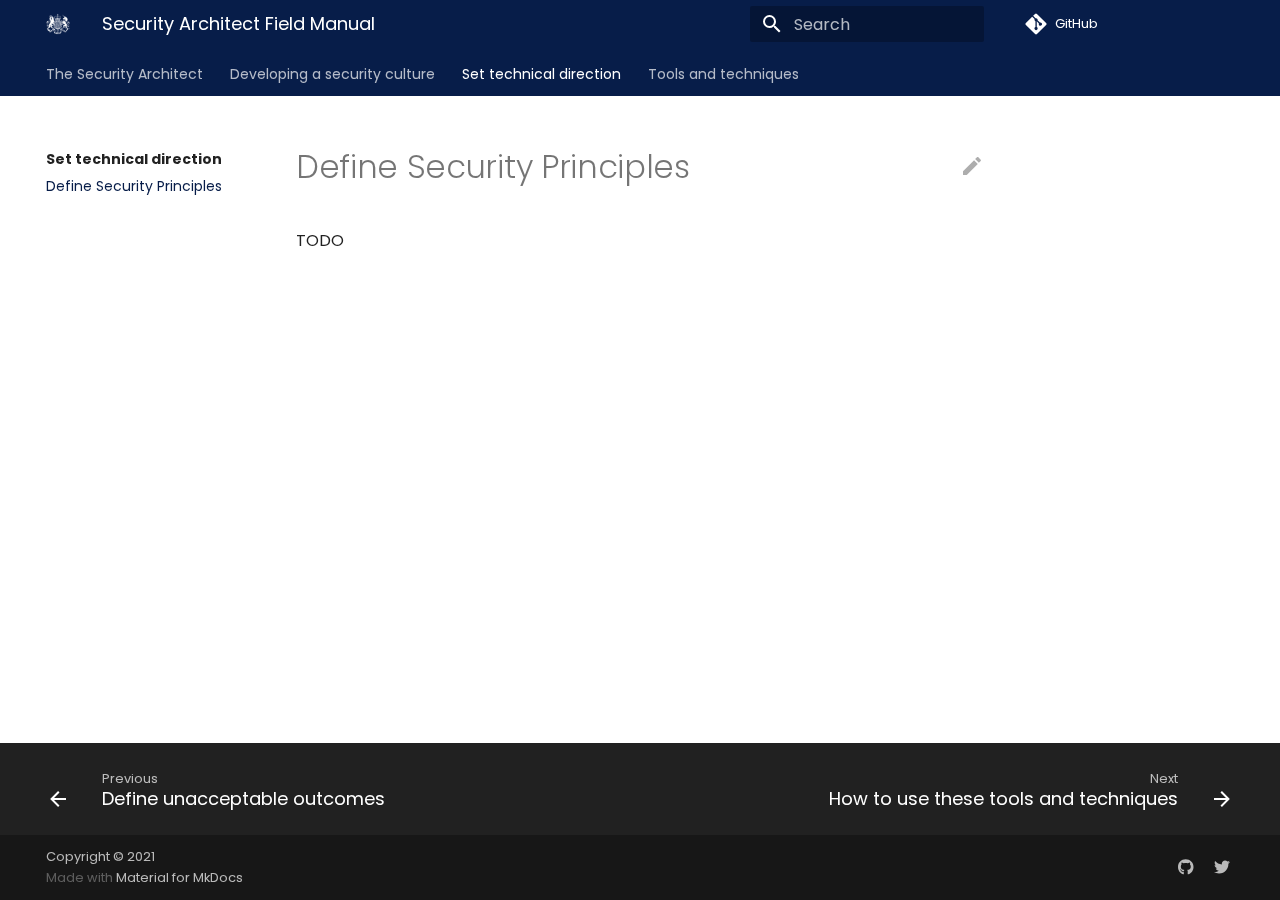
<file: security-architect-field-manual/set-technical-direction/define-security-principles/index.html>
<!doctype html><html lang=en class=no-js> <head><meta charset=utf-8><meta name=viewport content="width=device-width,initial-scale=1"><meta name=description content="The Security Architect Field Manual defines the security architecture practice then offers a set of tools and techniques to help build more secure systems."><link href=https://stu-h.github.io/security-architect-field-manual/set-technical-direction/define-security-principles/ rel=canonical><link rel=icon href=../../assets/images/favicon.png><meta name=generator content="mkdocs-1.2.2, mkdocs-material-7.2.2"><title>Define Security Principles - Security Architect Field Manual</title><link rel=stylesheet href=../../assets/stylesheets/main.1118c9be.min.css><link rel=stylesheet href=../../assets/stylesheets/palette.ba0d045b.min.css><link rel=preconnect href=https://fonts.gstatic.com crossorigin><link rel=stylesheet href="https://fonts.googleapis.com/css?family=Poppins:300,400,400i,700%7CRoboto+Mono&display=fallback"><style>:root{--md-text-font-family:"Poppins";--md-code-font-family:"Roboto Mono"}</style><link rel=stylesheet href=../../stylesheets/extra.css></head> <body dir=ltr data-md-color-scheme=default data-md-color-primary data-md-color-accent> <script>function __prefix(e){return new URL("../..",location).pathname+"."+e}function __get(e,t=localStorage){return JSON.parse(t.getItem(__prefix(e)))}</script> <script>var palette=__get("__palette");if(null!==palette&&"object"==typeof palette.color)for(var key in palette.color)document.body.setAttribute("data-md-color-"+key,palette.color[key])</script> <input class=md-toggle data-md-toggle=drawer type=checkbox id=__drawer autocomplete=off> <input class=md-toggle data-md-toggle=search type=checkbox id=__search autocomplete=off> <label class=md-overlay for=__drawer></label> <div data-md-component=skip> <a href=#define-security-principles class=md-skip> Skip to content </a> </div> <div data-md-component=announce> </div> <header class=md-header data-md-component=header> <nav class="md-header__inner md-grid" aria-label=Header> <a href=../.. title="Security Architect Field Manual" class="md-header__button md-logo" aria-label="Security Architect Field Manual" data-md-component=logo> <img src=../../assets/logo/NCSC.png alt=logo> </a> <label class="md-header__button md-icon" for=__drawer> <svg xmlns=http://www.w3.org/2000/svg viewbox="0 0 24 24"><path d="M3 6h18v2H3V6m0 5h18v2H3v-2m0 5h18v2H3v-2z"/></svg> </label> <div class=md-header__title data-md-component=header-title> <div class=md-header__ellipsis> <div class=md-header__topic> <span class=md-ellipsis> Security Architect Field Manual </span> </div> <div class=md-header__topic data-md-component=header-topic> <span class=md-ellipsis> Define Security Principles </span> </div> </div> </div> <form class=md-header__option data-md-component=palette> <input class=md-option data-md-color-media data-md-color-scheme=default data-md-color-primary data-md-color-accent aria-hidden=true type=radio name=__palette id=__palette_1> </form> <label class="md-header__button md-icon" for=__search> <svg xmlns=http://www.w3.org/2000/svg viewbox="0 0 24 24"><path d="M9.5 3A6.5 6.5 0 0 1 16 9.5c0 1.61-.59 3.09-1.56 4.23l.27.27h.79l5 5-1.5 1.5-5-5v-.79l-.27-.27A6.516 6.516 0 0 1 9.5 16 6.5 6.5 0 0 1 3 9.5 6.5 6.5 0 0 1 9.5 3m0 2C7 5 5 7 5 9.5S7 14 9.5 14 14 12 14 9.5 12 5 9.5 5z"/></svg> </label> <div class=md-search data-md-component=search role=dialog> <label class=md-search__overlay for=__search></label> <div class=md-search__inner role=search> <form class=md-search__form name=search> <input type=text class=md-search__input name=query aria-label=Search placeholder=Search autocapitalize=off autocorrect=off autocomplete=off spellcheck=false data-md-component=search-query required> <label class="md-search__icon md-icon" for=__search> <svg xmlns=http://www.w3.org/2000/svg viewbox="0 0 24 24"><path d="M9.5 3A6.5 6.5 0 0 1 16 9.5c0 1.61-.59 3.09-1.56 4.23l.27.27h.79l5 5-1.5 1.5-5-5v-.79l-.27-.27A6.516 6.516 0 0 1 9.5 16 6.5 6.5 0 0 1 3 9.5 6.5 6.5 0 0 1 9.5 3m0 2C7 5 5 7 5 9.5S7 14 9.5 14 14 12 14 9.5 12 5 9.5 5z"/></svg> <svg xmlns=http://www.w3.org/2000/svg viewbox="0 0 24 24"><path d="M20 11v2H8l5.5 5.5-1.42 1.42L4.16 12l7.92-7.92L13.5 5.5 8 11h12z"/></svg> </label> <nav class=md-search__options aria-label=Search> <button type=reset class="md-search__icon md-icon" aria-label=Clear tabindex=-1> <svg xmlns=http://www.w3.org/2000/svg viewbox="0 0 24 24"><path d="M19 6.41 17.59 5 12 10.59 6.41 5 5 6.41 10.59 12 5 17.59 6.41 19 12 13.41 17.59 19 19 17.59 13.41 12 19 6.41z"/></svg> </button> </nav> </form> <div class=md-search__output> <div class=md-search__scrollwrap data-md-scrollfix> <div class=md-search-result data-md-component=search-result> <div class=md-search-result__meta> Initializing search </div> <ol class=md-search-result__list></ol> </div> </div> </div> </div> </div> <div class=md-header__source> <a href=https://github.com/stu-h/security-architect-field-manual/ title="Go to repository" class=md-source data-md-component=source> <div class="md-source__icon md-icon"> <svg xmlns=http://www.w3.org/2000/svg viewbox="0 0 448 512"><path d="M439.55 236.05 244 40.45a28.87 28.87 0 0 0-40.81 0l-40.66 40.63 51.52 51.52c27.06-9.14 52.68 16.77 43.39 43.68l49.66 49.66c34.23-11.8 61.18 31 35.47 56.69-26.49 26.49-70.21-2.87-56-37.34L240.22 199v121.85c25.3 12.54 22.26 41.85 9.08 55a34.34 34.34 0 0 1-48.55 0c-17.57-17.6-11.07-46.91 11.25-56v-123c-20.8-8.51-24.6-30.74-18.64-45L142.57 101 8.45 235.14a28.86 28.86 0 0 0 0 40.81l195.61 195.6a28.86 28.86 0 0 0 40.8 0l194.69-194.69a28.86 28.86 0 0 0 0-40.81z"/></svg> </div> <div class=md-source__repository> GitHub </div> </a> </div> </nav> </header> <div class=md-container data-md-component=container> <nav class=md-tabs aria-label=Tabs data-md-component=tabs> <div class="md-tabs__inner md-grid"> <ul class=md-tabs__list> <li class=md-tabs__item> <a href=../../the-security-architect/what-is-security-architecture/ class=md-tabs__link> The Security Architect </a> </li> <li class=md-tabs__item> <a href=../../develop-a-security-culture/set-core-tenets/ class=md-tabs__link> Developing a security culture </a> </li> <li class=md-tabs__item> <a href=./ class="md-tabs__link md-tabs__link--active"> Set technical direction </a> </li> <li class=md-tabs__item> <a href=../../tools-and-techniques/how-to-use-these-tools-and-techniques/ class=md-tabs__link> Tools and techniques </a> </li> </ul> </div> </nav> <main class=md-main data-md-component=main> <div class="md-main__inner md-grid"> <div class="md-sidebar md-sidebar--primary" data-md-component=sidebar data-md-type=navigation> <div class=md-sidebar__scrollwrap> <div class=md-sidebar__inner> <nav class="md-nav md-nav--primary md-nav--lifted" aria-label=Navigation data-md-level=0> <label class=md-nav__title for=__drawer> <a href=../.. title="Security Architect Field Manual" class="md-nav__button md-logo" aria-label="Security Architect Field Manual" data-md-component=logo> <img src=../../assets/logo/NCSC.png alt=logo> </a> Security Architect Field Manual </label> <div class=md-nav__source> <a href=https://github.com/stu-h/security-architect-field-manual/ title="Go to repository" class=md-source data-md-component=source> <div class="md-source__icon md-icon"> <svg xmlns=http://www.w3.org/2000/svg viewbox="0 0 448 512"><path d="M439.55 236.05 244 40.45a28.87 28.87 0 0 0-40.81 0l-40.66 40.63 51.52 51.52c27.06-9.14 52.68 16.77 43.39 43.68l49.66 49.66c34.23-11.8 61.18 31 35.47 56.69-26.49 26.49-70.21-2.87-56-37.34L240.22 199v121.85c25.3 12.54 22.26 41.85 9.08 55a34.34 34.34 0 0 1-48.55 0c-17.57-17.6-11.07-46.91 11.25-56v-123c-20.8-8.51-24.6-30.74-18.64-45L142.57 101 8.45 235.14a28.86 28.86 0 0 0 0 40.81l195.61 195.6a28.86 28.86 0 0 0 40.8 0l194.69-194.69a28.86 28.86 0 0 0 0-40.81z"/></svg> </div> <div class=md-source__repository> GitHub </div> </a> </div> <ul class=md-nav__list data-md-scrollfix> <li class="md-nav__item md-nav__item--nested"> <input class="md-nav__toggle md-toggle" data-md-toggle=__nav_1 type=checkbox id=__nav_1> <label class=md-nav__link for=__nav_1> The Security Architect <span class="md-nav__icon md-icon"></span> </label> <nav class=md-nav aria-label="The Security Architect" data-md-level=1> <label class=md-nav__title for=__nav_1> <span class="md-nav__icon md-icon"></span> The Security Architect </label> <ul class=md-nav__list data-md-scrollfix> <li class=md-nav__item> <a href=../../the-security-architect/what-is-security-architecture/ class=md-nav__link> What is Security Architecture </a> </li> <li class=md-nav__item> <a href=../../the-security-architect/what-is-a-security-architect/ class=md-nav__link> What is a Security Architect </a> </li> <li class=md-nav__item> <a href=../../the-security-architect/mindset-of-a-security-architect/ class=md-nav__link> Mindset of a Security Architect </a> </li> <li class=md-nav__item> <a href=../../the-security-architect/skills-and-qualities-of-a-security-architect/ class=md-nav__link> Skills and qualities of a Security Architect </a> </li> </ul> </nav> </li> <li class="md-nav__item md-nav__item--nested"> <input class="md-nav__toggle md-toggle" data-md-toggle=__nav_2 type=checkbox id=__nav_2> <label class=md-nav__link for=__nav_2> Developing a security culture <span class="md-nav__icon md-icon"></span> </label> <nav class=md-nav aria-label="Developing a security culture" data-md-level=1> <label class=md-nav__title for=__nav_2> <span class="md-nav__icon md-icon"></span> Developing a security culture </label> <ul class=md-nav__list data-md-scrollfix> <li class=md-nav__item> <a href=../../develop-a-security-culture/set-core-tenets/ class=md-nav__link> Set core tenets </a> </li> <li class=md-nav__item> <a href=../../develop-a-security-culture/define-unacceptable-outcomes/ class=md-nav__link> Define unacceptable outcomes </a> </li> </ul> </nav> </li> <li class="md-nav__item md-nav__item--active md-nav__item--nested"> <input class="md-nav__toggle md-toggle" data-md-toggle=__nav_3 type=checkbox id=__nav_3 checked> <label class=md-nav__link for=__nav_3> Set technical direction <span class="md-nav__icon md-icon"></span> </label> <nav class=md-nav aria-label="Set technical direction" data-md-level=1> <label class=md-nav__title for=__nav_3> <span class="md-nav__icon md-icon"></span> Set technical direction </label> <ul class=md-nav__list data-md-scrollfix> <li class="md-nav__item md-nav__item--active"> <input class="md-nav__toggle md-toggle" data-md-toggle=toc type=checkbox id=__toc> <a href=./ class="md-nav__link md-nav__link--active"> Define Security Principles </a> </li> </ul> </nav> </li> <li class="md-nav__item md-nav__item--nested"> <input class="md-nav__toggle md-toggle" data-md-toggle=__nav_4 type=checkbox id=__nav_4> <label class=md-nav__link for=__nav_4> Tools and techniques <span class="md-nav__icon md-icon"></span> </label> <nav class=md-nav aria-label="Tools and techniques" data-md-level=1> <label class=md-nav__title for=__nav_4> <span class="md-nav__icon md-icon"></span> Tools and techniques </label> <ul class=md-nav__list data-md-scrollfix> <li class=md-nav__item> <a href=../../tools-and-techniques/how-to-use-these-tools-and-techniques/ class=md-nav__link> How to use these tools and techniques </a> </li> <li class="md-nav__item md-nav__item--nested"> <input class="md-nav__toggle md-toggle" data-md-toggle=__nav_4_2 type=checkbox id=__nav_4_2> <label class=md-nav__link for=__nav_4_2> Threat modelling <span class="md-nav__icon md-icon"></span> </label> <nav class=md-nav aria-label="Threat modelling" data-md-level=2> <label class=md-nav__title for=__nav_4_2> <span class="md-nav__icon md-icon"></span> Threat modelling </label> <ul class=md-nav__list data-md-scrollfix> <li class=md-nav__item> <a href=../../tools-and-techniques/threat-modelling/introduction-to-threat-modelling/ class=md-nav__link> Introduction to threat modelling </a> </li> <li class=md-nav__item> <a href=../../tools-and-techniques/threat-modelling/stride/ class=md-nav__link> STRIDE </a> </li> <li class=md-nav__item> <a href=../../tools-and-techniques/threat-modelling/attack-trees/ class=md-nav__link> Attack trees </a> </li> <li class=md-nav__item> <a href=../../tools-and-techniques/threat-modelling/mitre-attack-framework/ class=md-nav__link> MITRE ATT&CK Framework </a> </li> </ul> </nav> </li> </ul> </nav> </li> </ul> </nav> </div> </div> </div> <div class="md-sidebar md-sidebar--secondary" data-md-component=sidebar data-md-type=toc> <div class=md-sidebar__scrollwrap> <div class=md-sidebar__inner> <nav class="md-nav md-nav--secondary" aria-label="Table of contents"> </nav> </div> </div> </div> <div class=md-content data-md-component=content> <article class="md-content__inner md-typeset"> <a href=https://github.com/stu-h/security-architect-field-manual/tree/master/docs/src/markdown/set-technical-direction/define-security-principles.md title="Edit this page" class="md-content__button md-icon"> <svg xmlns=http://www.w3.org/2000/svg viewbox="0 0 24 24"><path d="M20.71 7.04c.39-.39.39-1.04 0-1.41l-2.34-2.34c-.37-.39-1.02-.39-1.41 0l-1.84 1.83 3.75 3.75M3 17.25V21h3.75L17.81 9.93l-3.75-3.75L3 17.25z"/></svg> </a> <h1 id=define-security-principles>Define Security Principles<a class=headerlink href=#define-security-principles title="Permanent link"></a></h1> <p>TODO</p> </article> </div> </div> </main> <footer class=md-footer> <nav class="md-footer__inner md-grid" aria-label=Footer> <a href=../../develop-a-security-culture/define-unacceptable-outcomes/ class="md-footer__link md-footer__link--prev" aria-label="Previous: Define unacceptable outcomes" rel=prev> <div class="md-footer__button md-icon"> <svg xmlns=http://www.w3.org/2000/svg viewbox="0 0 24 24"><path d="M20 11v2H8l5.5 5.5-1.42 1.42L4.16 12l7.92-7.92L13.5 5.5 8 11h12z"/></svg> </div> <div class=md-footer__title> <div class=md-ellipsis> <span class=md-footer__direction> Previous </span> Define unacceptable outcomes </div> </div> </a> <a href=../../tools-and-techniques/how-to-use-these-tools-and-techniques/ class="md-footer__link md-footer__link--next" aria-label="Next: How to use these tools and techniques" rel=next> <div class=md-footer__title> <div class=md-ellipsis> <span class=md-footer__direction> Next </span> How to use these tools and techniques </div> </div> <div class="md-footer__button md-icon"> <svg xmlns=http://www.w3.org/2000/svg viewbox="0 0 24 24"><path d="M4 11v2h12l-5.5 5.5 1.42 1.42L19.84 12l-7.92-7.92L10.5 5.5 16 11H4z"/></svg> </div> </a> </nav> <div class="md-footer-meta md-typeset"> <div class="md-footer-meta__inner md-grid"> <div class=md-footer-copyright> <div class=md-footer-copyright__highlight> Copyright &copy; 2021 </div> Made with <a href=https://squidfunk.github.io/mkdocs-material/ target=_blank rel=noopener> Material for MkDocs </a> </div> <div class=md-footer-social> <a href=https://github.com/ukncsc target=_blank rel=noopener title=github.com class=md-footer-social__link> <svg xmlns=http://www.w3.org/2000/svg viewbox="0 0 496 512"><path d="M165.9 397.4c0 2-2.3 3.6-5.2 3.6-3.3.3-5.6-1.3-5.6-3.6 0-2 2.3-3.6 5.2-3.6 3-.3 5.6 1.3 5.6 3.6zm-31.1-4.5c-.7 2 1.3 4.3 4.3 4.9 2.6 1 5.6 0 6.2-2s-1.3-4.3-4.3-5.2c-2.6-.7-5.5.3-6.2 2.3zm44.2-1.7c-2.9.7-4.9 2.6-4.6 4.9.3 2 2.9 3.3 5.9 2.6 2.9-.7 4.9-2.6 4.6-4.6-.3-1.9-3-3.2-5.9-2.9zM244.8 8C106.1 8 0 113.3 0 252c0 110.9 69.8 205.8 169.5 239.2 12.8 2.3 17.3-5.6 17.3-12.1 0-6.2-.3-40.4-.3-61.4 0 0-70 15-84.7-29.8 0 0-11.4-29.1-27.8-36.6 0 0-22.9-15.7 1.6-15.4 0 0 24.9 2 38.6 25.8 21.9 38.6 58.6 27.5 72.9 20.9 2.3-16 8.8-27.1 16-33.7-55.9-6.2-112.3-14.3-112.3-110.5 0-27.5 7.6-41.3 23.6-58.9-2.6-6.5-11.1-33.3 2.6-67.9 20.9-6.5 69 27 69 27 20-5.6 41.5-8.5 62.8-8.5s42.8 2.9 62.8 8.5c0 0 48.1-33.6 69-27 13.7 34.7 5.2 61.4 2.6 67.9 16 17.7 25.8 31.5 25.8 58.9 0 96.5-58.9 104.2-114.8 110.5 9.2 7.9 17 22.9 17 46.4 0 33.7-.3 75.4-.3 83.6 0 6.5 4.6 14.4 17.3 12.1C428.2 457.8 496 362.9 496 252 496 113.3 383.5 8 244.8 8zM97.2 352.9c-1.3 1-1 3.3.7 5.2 1.6 1.6 3.9 2.3 5.2 1 1.3-1 1-3.3-.7-5.2-1.6-1.6-3.9-2.3-5.2-1zm-10.8-8.1c-.7 1.3.3 2.9 2.3 3.9 1.6 1 3.6.7 4.3-.7.7-1.3-.3-2.9-2.3-3.9-2-.6-3.6-.3-4.3.7zm32.4 35.6c-1.6 1.3-1 4.3 1.3 6.2 2.3 2.3 5.2 2.6 6.5 1 1.3-1.3.7-4.3-1.3-6.2-2.2-2.3-5.2-2.6-6.5-1zm-11.4-14.7c-1.6 1-1.6 3.6 0 5.9 1.6 2.3 4.3 3.3 5.6 2.3 1.6-1.3 1.6-3.9 0-6.2-1.4-2.3-4-3.3-5.6-2z"/></svg> </a> <a href=https://twitter.com/ncsc target=_blank rel=noopener title=twitter.com class=md-footer-social__link> <svg xmlns=http://www.w3.org/2000/svg viewbox="0 0 512 512"><path d="M459.37 151.716c.325 4.548.325 9.097.325 13.645 0 138.72-105.583 298.558-298.558 298.558-59.452 0-114.68-17.219-161.137-47.106 8.447.974 16.568 1.299 25.34 1.299 49.055 0 94.213-16.568 130.274-44.832-46.132-.975-84.792-31.188-98.112-72.772 6.498.974 12.995 1.624 19.818 1.624 9.421 0 18.843-1.3 27.614-3.573-48.081-9.747-84.143-51.98-84.143-102.985v-1.299c13.969 7.797 30.214 12.67 47.431 13.319-28.264-18.843-46.781-51.005-46.781-87.391 0-19.492 5.197-37.36 14.294-52.954 51.655 63.675 129.3 105.258 216.365 109.807-1.624-7.797-2.599-15.918-2.599-24.04 0-57.828 46.782-104.934 104.934-104.934 30.213 0 57.502 12.67 76.67 33.137 23.715-4.548 46.456-13.32 66.599-25.34-7.798 24.366-24.366 44.833-46.132 57.827 21.117-2.273 41.584-8.122 60.426-16.243-14.292 20.791-32.161 39.308-52.628 54.253z"/></svg> </a> </div> </div> </div> </footer> </div> <div class=md-dialog data-md-component=dialog> <div class="md-dialog__inner md-typeset"></div> </div> <script id=__config type=application/json>{"base": "../..", "features": ["navigation.tabs"], "translations": {"clipboard.copy": "Copy to clipboard", "clipboard.copied": "Copied to clipboard", "search.config.lang": "en", "search.config.pipeline": "trimmer, stopWordFilter", "search.config.separator": "[\\s\\-]+", "search.placeholder": "Search", "search.result.placeholder": "Type to start searching", "search.result.none": "No matching documents", "search.result.one": "1 matching document", "search.result.other": "# matching documents", "search.result.more.one": "1 more on this page", "search.result.more.other": "# more on this page", "search.result.term.missing": "Missing", "select.version.title": "Select version"}, "search": "../../assets/javascripts/workers/search.709b4209.min.js", "version": null}</script> <script src=../../assets/javascripts/bundle.2b46852b.min.js></script> </body> </html>
</file>
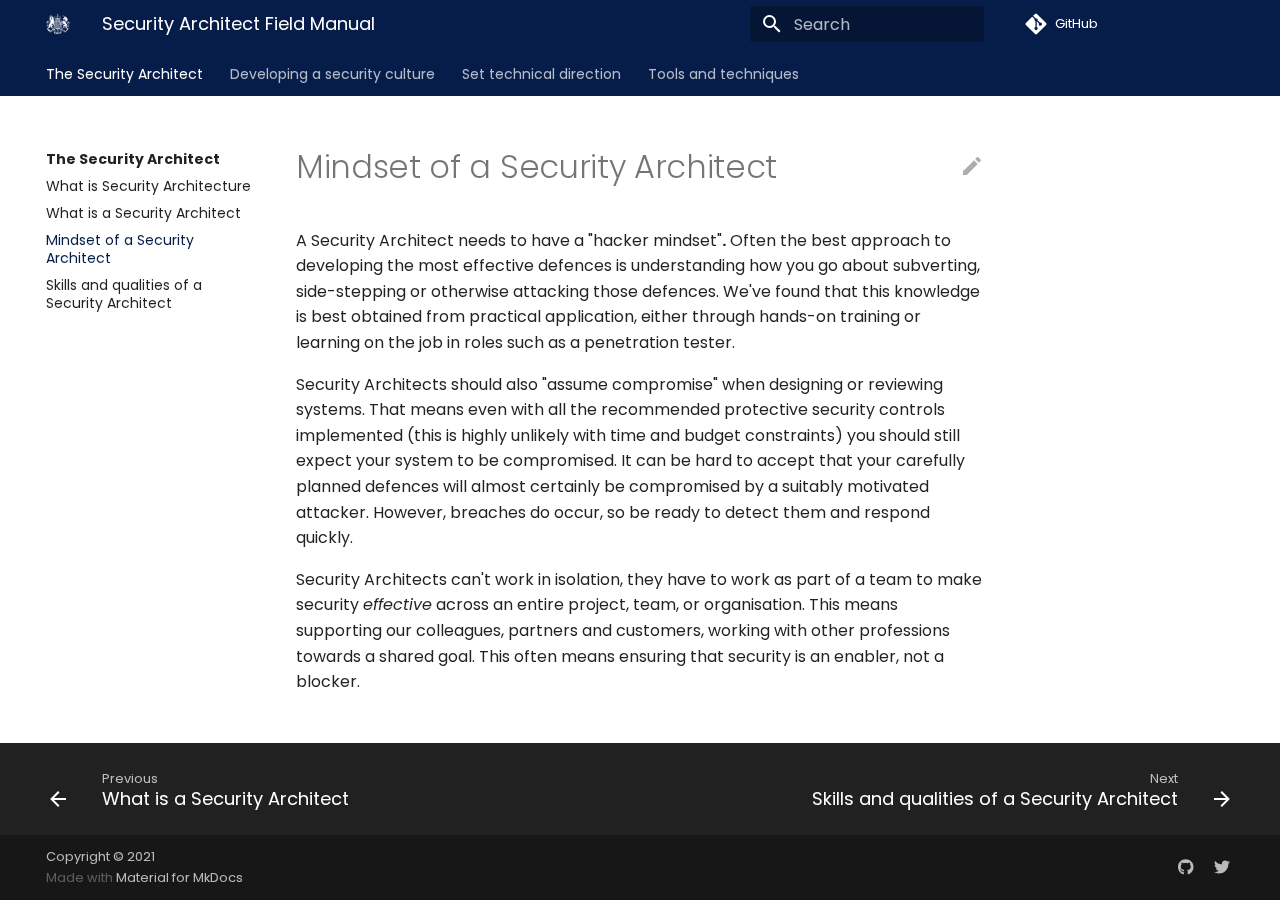
<file: security-architect-field-manual/the-security-architect/mindset-of-a-security-architect/index.html>
<!doctype html><html lang=en class=no-js> <head><meta charset=utf-8><meta name=viewport content="width=device-width,initial-scale=1"><meta name=description content="Ensure that security is an enabler, not a blocker"><link href=https://stu-h.github.io/security-architect-field-manual/the-security-architect/mindset-of-a-security-architect/ rel=canonical><link rel=icon href=../../assets/images/favicon.png><meta name=generator content="mkdocs-1.2.2, mkdocs-material-7.2.2"><title>Mindset of a Security Architect - Security Architect Field Manual</title><link rel=stylesheet href=../../assets/stylesheets/main.1118c9be.min.css><link rel=stylesheet href=../../assets/stylesheets/palette.ba0d045b.min.css><link rel=preconnect href=https://fonts.gstatic.com crossorigin><link rel=stylesheet href="https://fonts.googleapis.com/css?family=Poppins:300,400,400i,700%7CRoboto+Mono&display=fallback"><style>:root{--md-text-font-family:"Poppins";--md-code-font-family:"Roboto Mono"}</style><link rel=stylesheet href=../../stylesheets/extra.css></head> <body dir=ltr data-md-color-scheme=default data-md-color-primary data-md-color-accent> <script>function __prefix(e){return new URL("../..",location).pathname+"."+e}function __get(e,t=localStorage){return JSON.parse(t.getItem(__prefix(e)))}</script> <script>var palette=__get("__palette");if(null!==palette&&"object"==typeof palette.color)for(var key in palette.color)document.body.setAttribute("data-md-color-"+key,palette.color[key])</script> <input class=md-toggle data-md-toggle=drawer type=checkbox id=__drawer autocomplete=off> <input class=md-toggle data-md-toggle=search type=checkbox id=__search autocomplete=off> <label class=md-overlay for=__drawer></label> <div data-md-component=skip> <a href=#mindset-of-a-security-architect class=md-skip> Skip to content </a> </div> <div data-md-component=announce> </div> <header class=md-header data-md-component=header> <nav class="md-header__inner md-grid" aria-label=Header> <a href=../.. title="Security Architect Field Manual" class="md-header__button md-logo" aria-label="Security Architect Field Manual" data-md-component=logo> <img src=../../assets/logo/NCSC.png alt=logo> </a> <label class="md-header__button md-icon" for=__drawer> <svg xmlns=http://www.w3.org/2000/svg viewbox="0 0 24 24"><path d="M3 6h18v2H3V6m0 5h18v2H3v-2m0 5h18v2H3v-2z"/></svg> </label> <div class=md-header__title data-md-component=header-title> <div class=md-header__ellipsis> <div class=md-header__topic> <span class=md-ellipsis> Security Architect Field Manual </span> </div> <div class=md-header__topic data-md-component=header-topic> <span class=md-ellipsis> Mindset of a Security Architect </span> </div> </div> </div> <form class=md-header__option data-md-component=palette> <input class=md-option data-md-color-media data-md-color-scheme=default data-md-color-primary data-md-color-accent aria-hidden=true type=radio name=__palette id=__palette_1> </form> <label class="md-header__button md-icon" for=__search> <svg xmlns=http://www.w3.org/2000/svg viewbox="0 0 24 24"><path d="M9.5 3A6.5 6.5 0 0 1 16 9.5c0 1.61-.59 3.09-1.56 4.23l.27.27h.79l5 5-1.5 1.5-5-5v-.79l-.27-.27A6.516 6.516 0 0 1 9.5 16 6.5 6.5 0 0 1 3 9.5 6.5 6.5 0 0 1 9.5 3m0 2C7 5 5 7 5 9.5S7 14 9.5 14 14 12 14 9.5 12 5 9.5 5z"/></svg> </label> <div class=md-search data-md-component=search role=dialog> <label class=md-search__overlay for=__search></label> <div class=md-search__inner role=search> <form class=md-search__form name=search> <input type=text class=md-search__input name=query aria-label=Search placeholder=Search autocapitalize=off autocorrect=off autocomplete=off spellcheck=false data-md-component=search-query required> <label class="md-search__icon md-icon" for=__search> <svg xmlns=http://www.w3.org/2000/svg viewbox="0 0 24 24"><path d="M9.5 3A6.5 6.5 0 0 1 16 9.5c0 1.61-.59 3.09-1.56 4.23l.27.27h.79l5 5-1.5 1.5-5-5v-.79l-.27-.27A6.516 6.516 0 0 1 9.5 16 6.5 6.5 0 0 1 3 9.5 6.5 6.5 0 0 1 9.5 3m0 2C7 5 5 7 5 9.5S7 14 9.5 14 14 12 14 9.5 12 5 9.5 5z"/></svg> <svg xmlns=http://www.w3.org/2000/svg viewbox="0 0 24 24"><path d="M20 11v2H8l5.5 5.5-1.42 1.42L4.16 12l7.92-7.92L13.5 5.5 8 11h12z"/></svg> </label> <nav class=md-search__options aria-label=Search> <button type=reset class="md-search__icon md-icon" aria-label=Clear tabindex=-1> <svg xmlns=http://www.w3.org/2000/svg viewbox="0 0 24 24"><path d="M19 6.41 17.59 5 12 10.59 6.41 5 5 6.41 10.59 12 5 17.59 6.41 19 12 13.41 17.59 19 19 17.59 13.41 12 19 6.41z"/></svg> </button> </nav> </form> <div class=md-search__output> <div class=md-search__scrollwrap data-md-scrollfix> <div class=md-search-result data-md-component=search-result> <div class=md-search-result__meta> Initializing search </div> <ol class=md-search-result__list></ol> </div> </div> </div> </div> </div> <div class=md-header__source> <a href=https://github.com/stu-h/security-architect-field-manual/ title="Go to repository" class=md-source data-md-component=source> <div class="md-source__icon md-icon"> <svg xmlns=http://www.w3.org/2000/svg viewbox="0 0 448 512"><path d="M439.55 236.05 244 40.45a28.87 28.87 0 0 0-40.81 0l-40.66 40.63 51.52 51.52c27.06-9.14 52.68 16.77 43.39 43.68l49.66 49.66c34.23-11.8 61.18 31 35.47 56.69-26.49 26.49-70.21-2.87-56-37.34L240.22 199v121.85c25.3 12.54 22.26 41.85 9.08 55a34.34 34.34 0 0 1-48.55 0c-17.57-17.6-11.07-46.91 11.25-56v-123c-20.8-8.51-24.6-30.74-18.64-45L142.57 101 8.45 235.14a28.86 28.86 0 0 0 0 40.81l195.61 195.6a28.86 28.86 0 0 0 40.8 0l194.69-194.69a28.86 28.86 0 0 0 0-40.81z"/></svg> </div> <div class=md-source__repository> GitHub </div> </a> </div> </nav> </header> <div class=md-container data-md-component=container> <nav class=md-tabs aria-label=Tabs data-md-component=tabs> <div class="md-tabs__inner md-grid"> <ul class=md-tabs__list> <li class=md-tabs__item> <a href=../what-is-security-architecture/ class="md-tabs__link md-tabs__link--active"> The Security Architect </a> </li> <li class=md-tabs__item> <a href=../../develop-a-security-culture/set-core-tenets/ class=md-tabs__link> Developing a security culture </a> </li> <li class=md-tabs__item> <a href=../../set-technical-direction/define-security-principles/ class=md-tabs__link> Set technical direction </a> </li> <li class=md-tabs__item> <a href=../../tools-and-techniques/how-to-use-these-tools-and-techniques/ class=md-tabs__link> Tools and techniques </a> </li> </ul> </div> </nav> <main class=md-main data-md-component=main> <div class="md-main__inner md-grid"> <div class="md-sidebar md-sidebar--primary" data-md-component=sidebar data-md-type=navigation> <div class=md-sidebar__scrollwrap> <div class=md-sidebar__inner> <nav class="md-nav md-nav--primary md-nav--lifted" aria-label=Navigation data-md-level=0> <label class=md-nav__title for=__drawer> <a href=../.. title="Security Architect Field Manual" class="md-nav__button md-logo" aria-label="Security Architect Field Manual" data-md-component=logo> <img src=../../assets/logo/NCSC.png alt=logo> </a> Security Architect Field Manual </label> <div class=md-nav__source> <a href=https://github.com/stu-h/security-architect-field-manual/ title="Go to repository" class=md-source data-md-component=source> <div class="md-source__icon md-icon"> <svg xmlns=http://www.w3.org/2000/svg viewbox="0 0 448 512"><path d="M439.55 236.05 244 40.45a28.87 28.87 0 0 0-40.81 0l-40.66 40.63 51.52 51.52c27.06-9.14 52.68 16.77 43.39 43.68l49.66 49.66c34.23-11.8 61.18 31 35.47 56.69-26.49 26.49-70.21-2.87-56-37.34L240.22 199v121.85c25.3 12.54 22.26 41.85 9.08 55a34.34 34.34 0 0 1-48.55 0c-17.57-17.6-11.07-46.91 11.25-56v-123c-20.8-8.51-24.6-30.74-18.64-45L142.57 101 8.45 235.14a28.86 28.86 0 0 0 0 40.81l195.61 195.6a28.86 28.86 0 0 0 40.8 0l194.69-194.69a28.86 28.86 0 0 0 0-40.81z"/></svg> </div> <div class=md-source__repository> GitHub </div> </a> </div> <ul class=md-nav__list data-md-scrollfix> <li class="md-nav__item md-nav__item--active md-nav__item--nested"> <input class="md-nav__toggle md-toggle" data-md-toggle=__nav_1 type=checkbox id=__nav_1 checked> <label class=md-nav__link for=__nav_1> The Security Architect <span class="md-nav__icon md-icon"></span> </label> <nav class=md-nav aria-label="The Security Architect" data-md-level=1> <label class=md-nav__title for=__nav_1> <span class="md-nav__icon md-icon"></span> The Security Architect </label> <ul class=md-nav__list data-md-scrollfix> <li class=md-nav__item> <a href=../what-is-security-architecture/ class=md-nav__link> What is Security Architecture </a> </li> <li class=md-nav__item> <a href=../what-is-a-security-architect/ class=md-nav__link> What is a Security Architect </a> </li> <li class="md-nav__item md-nav__item--active"> <input class="md-nav__toggle md-toggle" data-md-toggle=toc type=checkbox id=__toc> <a href=./ class="md-nav__link md-nav__link--active"> Mindset of a Security Architect </a> </li> <li class=md-nav__item> <a href=../skills-and-qualities-of-a-security-architect/ class=md-nav__link> Skills and qualities of a Security Architect </a> </li> </ul> </nav> </li> <li class="md-nav__item md-nav__item--nested"> <input class="md-nav__toggle md-toggle" data-md-toggle=__nav_2 type=checkbox id=__nav_2> <label class=md-nav__link for=__nav_2> Developing a security culture <span class="md-nav__icon md-icon"></span> </label> <nav class=md-nav aria-label="Developing a security culture" data-md-level=1> <label class=md-nav__title for=__nav_2> <span class="md-nav__icon md-icon"></span> Developing a security culture </label> <ul class=md-nav__list data-md-scrollfix> <li class=md-nav__item> <a href=../../develop-a-security-culture/set-core-tenets/ class=md-nav__link> Set core tenets </a> </li> <li class=md-nav__item> <a href=../../develop-a-security-culture/define-unacceptable-outcomes/ class=md-nav__link> Define unacceptable outcomes </a> </li> </ul> </nav> </li> <li class="md-nav__item md-nav__item--nested"> <input class="md-nav__toggle md-toggle" data-md-toggle=__nav_3 type=checkbox id=__nav_3> <label class=md-nav__link for=__nav_3> Set technical direction <span class="md-nav__icon md-icon"></span> </label> <nav class=md-nav aria-label="Set technical direction" data-md-level=1> <label class=md-nav__title for=__nav_3> <span class="md-nav__icon md-icon"></span> Set technical direction </label> <ul class=md-nav__list data-md-scrollfix> <li class=md-nav__item> <a href=../../set-technical-direction/define-security-principles/ class=md-nav__link> Define Security Principles </a> </li> </ul> </nav> </li> <li class="md-nav__item md-nav__item--nested"> <input class="md-nav__toggle md-toggle" data-md-toggle=__nav_4 type=checkbox id=__nav_4> <label class=md-nav__link for=__nav_4> Tools and techniques <span class="md-nav__icon md-icon"></span> </label> <nav class=md-nav aria-label="Tools and techniques" data-md-level=1> <label class=md-nav__title for=__nav_4> <span class="md-nav__icon md-icon"></span> Tools and techniques </label> <ul class=md-nav__list data-md-scrollfix> <li class=md-nav__item> <a href=../../tools-and-techniques/how-to-use-these-tools-and-techniques/ class=md-nav__link> How to use these tools and techniques </a> </li> <li class="md-nav__item md-nav__item--nested"> <input class="md-nav__toggle md-toggle" data-md-toggle=__nav_4_2 type=checkbox id=__nav_4_2> <label class=md-nav__link for=__nav_4_2> Threat modelling <span class="md-nav__icon md-icon"></span> </label> <nav class=md-nav aria-label="Threat modelling" data-md-level=2> <label class=md-nav__title for=__nav_4_2> <span class="md-nav__icon md-icon"></span> Threat modelling </label> <ul class=md-nav__list data-md-scrollfix> <li class=md-nav__item> <a href=../../tools-and-techniques/threat-modelling/introduction-to-threat-modelling/ class=md-nav__link> Introduction to threat modelling </a> </li> <li class=md-nav__item> <a href=../../tools-and-techniques/threat-modelling/stride/ class=md-nav__link> STRIDE </a> </li> <li class=md-nav__item> <a href=../../tools-and-techniques/threat-modelling/attack-trees/ class=md-nav__link> Attack trees </a> </li> <li class=md-nav__item> <a href=../../tools-and-techniques/threat-modelling/mitre-attack-framework/ class=md-nav__link> MITRE ATT&CK Framework </a> </li> </ul> </nav> </li> </ul> </nav> </li> </ul> </nav> </div> </div> </div> <div class="md-sidebar md-sidebar--secondary" data-md-component=sidebar data-md-type=toc> <div class=md-sidebar__scrollwrap> <div class=md-sidebar__inner> <nav class="md-nav md-nav--secondary" aria-label="Table of contents"> </nav> </div> </div> </div> <div class=md-content data-md-component=content> <article class="md-content__inner md-typeset"> <a href=https://github.com/stu-h/security-architect-field-manual/tree/master/docs/src/markdown/the-security-architect/mindset-of-a-security-architect.md title="Edit this page" class="md-content__button md-icon"> <svg xmlns=http://www.w3.org/2000/svg viewbox="0 0 24 24"><path d="M20.71 7.04c.39-.39.39-1.04 0-1.41l-2.34-2.34c-.37-.39-1.02-.39-1.41 0l-1.84 1.83 3.75 3.75M3 17.25V21h3.75L17.81 9.93l-3.75-3.75L3 17.25z"/></svg> </a> <h1 id=mindset-of-a-security-architect>Mindset of a Security Architect<a class=headerlink href=#mindset-of-a-security-architect title="Permanent link"></a></h1> <p>A Security Architect needs to have a "hacker mindset"<strong>.</strong> Often the best approach to developing the most effective defences is understanding how you go about subverting, side-stepping or otherwise attacking those defences. We've found that this knowledge is best obtained from practical application, either through hands-on training or learning on the job in roles such as a penetration tester.</p> <p>Security Architects should also "assume compromise" when designing or reviewing systems. That means even with all the recommended protective security controls implemented (this is highly unlikely with time and budget constraints) you should still expect your system to be compromised. It can be hard to accept that your carefully planned defences will almost certainly be compromised by a suitably motivated attacker. However, breaches do occur, so be ready to detect them and respond quickly.</p> <p>Security Architects can't work in isolation, they have to work as part of a team to make security <em>effective</em> across an entire project, team, or organisation. This means supporting our colleagues, partners and customers, working with other professions towards a shared goal. This often means ensuring that security is an enabler, not a blocker.</p> </article> </div> </div> </main> <footer class=md-footer> <nav class="md-footer__inner md-grid" aria-label=Footer> <a href=../what-is-a-security-architect/ class="md-footer__link md-footer__link--prev" aria-label="Previous: What is a Security Architect" rel=prev> <div class="md-footer__button md-icon"> <svg xmlns=http://www.w3.org/2000/svg viewbox="0 0 24 24"><path d="M20 11v2H8l5.5 5.5-1.42 1.42L4.16 12l7.92-7.92L13.5 5.5 8 11h12z"/></svg> </div> <div class=md-footer__title> <div class=md-ellipsis> <span class=md-footer__direction> Previous </span> What is a Security Architect </div> </div> </a> <a href=../skills-and-qualities-of-a-security-architect/ class="md-footer__link md-footer__link--next" aria-label="Next: Skills and qualities of a Security Architect" rel=next> <div class=md-footer__title> <div class=md-ellipsis> <span class=md-footer__direction> Next </span> Skills and qualities of a Security Architect </div> </div> <div class="md-footer__button md-icon"> <svg xmlns=http://www.w3.org/2000/svg viewbox="0 0 24 24"><path d="M4 11v2h12l-5.5 5.5 1.42 1.42L19.84 12l-7.92-7.92L10.5 5.5 16 11H4z"/></svg> </div> </a> </nav> <div class="md-footer-meta md-typeset"> <div class="md-footer-meta__inner md-grid"> <div class=md-footer-copyright> <div class=md-footer-copyright__highlight> Copyright &copy; 2021 </div> Made with <a href=https://squidfunk.github.io/mkdocs-material/ target=_blank rel=noopener> Material for MkDocs </a> </div> <div class=md-footer-social> <a href=https://github.com/ukncsc target=_blank rel=noopener title=github.com class=md-footer-social__link> <svg xmlns=http://www.w3.org/2000/svg viewbox="0 0 496 512"><path d="M165.9 397.4c0 2-2.3 3.6-5.2 3.6-3.3.3-5.6-1.3-5.6-3.6 0-2 2.3-3.6 5.2-3.6 3-.3 5.6 1.3 5.6 3.6zm-31.1-4.5c-.7 2 1.3 4.3 4.3 4.9 2.6 1 5.6 0 6.2-2s-1.3-4.3-4.3-5.2c-2.6-.7-5.5.3-6.2 2.3zm44.2-1.7c-2.9.7-4.9 2.6-4.6 4.9.3 2 2.9 3.3 5.9 2.6 2.9-.7 4.9-2.6 4.6-4.6-.3-1.9-3-3.2-5.9-2.9zM244.8 8C106.1 8 0 113.3 0 252c0 110.9 69.8 205.8 169.5 239.2 12.8 2.3 17.3-5.6 17.3-12.1 0-6.2-.3-40.4-.3-61.4 0 0-70 15-84.7-29.8 0 0-11.4-29.1-27.8-36.6 0 0-22.9-15.7 1.6-15.4 0 0 24.9 2 38.6 25.8 21.9 38.6 58.6 27.5 72.9 20.9 2.3-16 8.8-27.1 16-33.7-55.9-6.2-112.3-14.3-112.3-110.5 0-27.5 7.6-41.3 23.6-58.9-2.6-6.5-11.1-33.3 2.6-67.9 20.9-6.5 69 27 69 27 20-5.6 41.5-8.5 62.8-8.5s42.8 2.9 62.8 8.5c0 0 48.1-33.6 69-27 13.7 34.7 5.2 61.4 2.6 67.9 16 17.7 25.8 31.5 25.8 58.9 0 96.5-58.9 104.2-114.8 110.5 9.2 7.9 17 22.9 17 46.4 0 33.7-.3 75.4-.3 83.6 0 6.5 4.6 14.4 17.3 12.1C428.2 457.8 496 362.9 496 252 496 113.3 383.5 8 244.8 8zM97.2 352.9c-1.3 1-1 3.3.7 5.2 1.6 1.6 3.9 2.3 5.2 1 1.3-1 1-3.3-.7-5.2-1.6-1.6-3.9-2.3-5.2-1zm-10.8-8.1c-.7 1.3.3 2.9 2.3 3.9 1.6 1 3.6.7 4.3-.7.7-1.3-.3-2.9-2.3-3.9-2-.6-3.6-.3-4.3.7zm32.4 35.6c-1.6 1.3-1 4.3 1.3 6.2 2.3 2.3 5.2 2.6 6.5 1 1.3-1.3.7-4.3-1.3-6.2-2.2-2.3-5.2-2.6-6.5-1zm-11.4-14.7c-1.6 1-1.6 3.6 0 5.9 1.6 2.3 4.3 3.3 5.6 2.3 1.6-1.3 1.6-3.9 0-6.2-1.4-2.3-4-3.3-5.6-2z"/></svg> </a> <a href=https://twitter.com/ncsc target=_blank rel=noopener title=twitter.com class=md-footer-social__link> <svg xmlns=http://www.w3.org/2000/svg viewbox="0 0 512 512"><path d="M459.37 151.716c.325 4.548.325 9.097.325 13.645 0 138.72-105.583 298.558-298.558 298.558-59.452 0-114.68-17.219-161.137-47.106 8.447.974 16.568 1.299 25.34 1.299 49.055 0 94.213-16.568 130.274-44.832-46.132-.975-84.792-31.188-98.112-72.772 6.498.974 12.995 1.624 19.818 1.624 9.421 0 18.843-1.3 27.614-3.573-48.081-9.747-84.143-51.98-84.143-102.985v-1.299c13.969 7.797 30.214 12.67 47.431 13.319-28.264-18.843-46.781-51.005-46.781-87.391 0-19.492 5.197-37.36 14.294-52.954 51.655 63.675 129.3 105.258 216.365 109.807-1.624-7.797-2.599-15.918-2.599-24.04 0-57.828 46.782-104.934 104.934-104.934 30.213 0 57.502 12.67 76.67 33.137 23.715-4.548 46.456-13.32 66.599-25.34-7.798 24.366-24.366 44.833-46.132 57.827 21.117-2.273 41.584-8.122 60.426-16.243-14.292 20.791-32.161 39.308-52.628 54.253z"/></svg> </a> </div> </div> </div> </footer> </div> <div class=md-dialog data-md-component=dialog> <div class="md-dialog__inner md-typeset"></div> </div> <script id=__config type=application/json>{"base": "../..", "features": ["navigation.tabs"], "translations": {"clipboard.copy": "Copy to clipboard", "clipboard.copied": "Copied to clipboard", "search.config.lang": "en", "search.config.pipeline": "trimmer, stopWordFilter", "search.config.separator": "[\\s\\-]+", "search.placeholder": "Search", "search.result.placeholder": "Type to start searching", "search.result.none": "No matching documents", "search.result.one": "1 matching document", "search.result.other": "# matching documents", "search.result.more.one": "1 more on this page", "search.result.more.other": "# more on this page", "search.result.term.missing": "Missing", "select.version.title": "Select version"}, "search": "../../assets/javascripts/workers/search.709b4209.min.js", "version": null}</script> <script src=../../assets/javascripts/bundle.2b46852b.min.js></script> </body> </html>
</file>
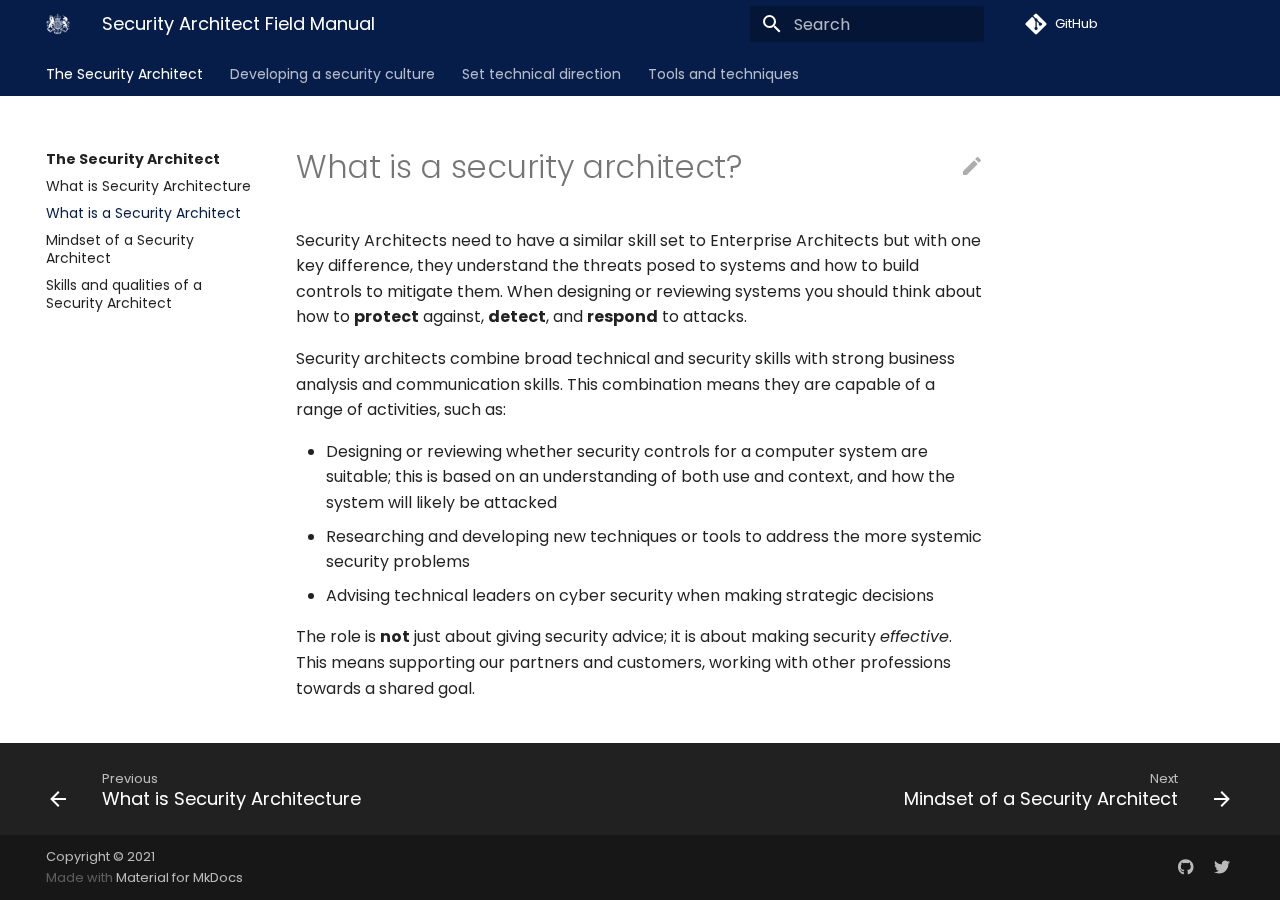
<file: security-architect-field-manual/the-security-architect/what-is-a-security-architect/index.html>
<!doctype html><html lang=en class=no-js> <head><meta charset=utf-8><meta name=viewport content="width=device-width,initial-scale=1"><meta name=description content="A Security Architect is complimentary to an Enterprise Architect but with a subtle difference, they understand the threat landscape."><link href=https://stu-h.github.io/security-architect-field-manual/the-security-architect/what-is-a-security-architect/ rel=canonical><link rel=icon href=../../assets/images/favicon.png><meta name=generator content="mkdocs-1.2.2, mkdocs-material-7.2.2"><title>What is a Security Architect - Security Architect Field Manual</title><link rel=stylesheet href=../../assets/stylesheets/main.1118c9be.min.css><link rel=stylesheet href=../../assets/stylesheets/palette.ba0d045b.min.css><link rel=preconnect href=https://fonts.gstatic.com crossorigin><link rel=stylesheet href="https://fonts.googleapis.com/css?family=Poppins:300,400,400i,700%7CRoboto+Mono&display=fallback"><style>:root{--md-text-font-family:"Poppins";--md-code-font-family:"Roboto Mono"}</style><link rel=stylesheet href=../../stylesheets/extra.css></head> <body dir=ltr data-md-color-scheme=default data-md-color-primary data-md-color-accent> <script>function __prefix(e){return new URL("../..",location).pathname+"."+e}function __get(e,t=localStorage){return JSON.parse(t.getItem(__prefix(e)))}</script> <script>var palette=__get("__palette");if(null!==palette&&"object"==typeof palette.color)for(var key in palette.color)document.body.setAttribute("data-md-color-"+key,palette.color[key])</script> <input class=md-toggle data-md-toggle=drawer type=checkbox id=__drawer autocomplete=off> <input class=md-toggle data-md-toggle=search type=checkbox id=__search autocomplete=off> <label class=md-overlay for=__drawer></label> <div data-md-component=skip> <a href=#what-is-a-security-architect class=md-skip> Skip to content </a> </div> <div data-md-component=announce> </div> <header class=md-header data-md-component=header> <nav class="md-header__inner md-grid" aria-label=Header> <a href=../.. title="Security Architect Field Manual" class="md-header__button md-logo" aria-label="Security Architect Field Manual" data-md-component=logo> <img src=../../assets/logo/NCSC.png alt=logo> </a> <label class="md-header__button md-icon" for=__drawer> <svg xmlns=http://www.w3.org/2000/svg viewbox="0 0 24 24"><path d="M3 6h18v2H3V6m0 5h18v2H3v-2m0 5h18v2H3v-2z"/></svg> </label> <div class=md-header__title data-md-component=header-title> <div class=md-header__ellipsis> <div class=md-header__topic> <span class=md-ellipsis> Security Architect Field Manual </span> </div> <div class=md-header__topic data-md-component=header-topic> <span class=md-ellipsis> What is a Security Architect </span> </div> </div> </div> <form class=md-header__option data-md-component=palette> <input class=md-option data-md-color-media data-md-color-scheme=default data-md-color-primary data-md-color-accent aria-hidden=true type=radio name=__palette id=__palette_1> </form> <label class="md-header__button md-icon" for=__search> <svg xmlns=http://www.w3.org/2000/svg viewbox="0 0 24 24"><path d="M9.5 3A6.5 6.5 0 0 1 16 9.5c0 1.61-.59 3.09-1.56 4.23l.27.27h.79l5 5-1.5 1.5-5-5v-.79l-.27-.27A6.516 6.516 0 0 1 9.5 16 6.5 6.5 0 0 1 3 9.5 6.5 6.5 0 0 1 9.5 3m0 2C7 5 5 7 5 9.5S7 14 9.5 14 14 12 14 9.5 12 5 9.5 5z"/></svg> </label> <div class=md-search data-md-component=search role=dialog> <label class=md-search__overlay for=__search></label> <div class=md-search__inner role=search> <form class=md-search__form name=search> <input type=text class=md-search__input name=query aria-label=Search placeholder=Search autocapitalize=off autocorrect=off autocomplete=off spellcheck=false data-md-component=search-query required> <label class="md-search__icon md-icon" for=__search> <svg xmlns=http://www.w3.org/2000/svg viewbox="0 0 24 24"><path d="M9.5 3A6.5 6.5 0 0 1 16 9.5c0 1.61-.59 3.09-1.56 4.23l.27.27h.79l5 5-1.5 1.5-5-5v-.79l-.27-.27A6.516 6.516 0 0 1 9.5 16 6.5 6.5 0 0 1 3 9.5 6.5 6.5 0 0 1 9.5 3m0 2C7 5 5 7 5 9.5S7 14 9.5 14 14 12 14 9.5 12 5 9.5 5z"/></svg> <svg xmlns=http://www.w3.org/2000/svg viewbox="0 0 24 24"><path d="M20 11v2H8l5.5 5.5-1.42 1.42L4.16 12l7.92-7.92L13.5 5.5 8 11h12z"/></svg> </label> <nav class=md-search__options aria-label=Search> <button type=reset class="md-search__icon md-icon" aria-label=Clear tabindex=-1> <svg xmlns=http://www.w3.org/2000/svg viewbox="0 0 24 24"><path d="M19 6.41 17.59 5 12 10.59 6.41 5 5 6.41 10.59 12 5 17.59 6.41 19 12 13.41 17.59 19 19 17.59 13.41 12 19 6.41z"/></svg> </button> </nav> </form> <div class=md-search__output> <div class=md-search__scrollwrap data-md-scrollfix> <div class=md-search-result data-md-component=search-result> <div class=md-search-result__meta> Initializing search </div> <ol class=md-search-result__list></ol> </div> </div> </div> </div> </div> <div class=md-header__source> <a href=https://github.com/stu-h/security-architect-field-manual/ title="Go to repository" class=md-source data-md-component=source> <div class="md-source__icon md-icon"> <svg xmlns=http://www.w3.org/2000/svg viewbox="0 0 448 512"><path d="M439.55 236.05 244 40.45a28.87 28.87 0 0 0-40.81 0l-40.66 40.63 51.52 51.52c27.06-9.14 52.68 16.77 43.39 43.68l49.66 49.66c34.23-11.8 61.18 31 35.47 56.69-26.49 26.49-70.21-2.87-56-37.34L240.22 199v121.85c25.3 12.54 22.26 41.85 9.08 55a34.34 34.34 0 0 1-48.55 0c-17.57-17.6-11.07-46.91 11.25-56v-123c-20.8-8.51-24.6-30.74-18.64-45L142.57 101 8.45 235.14a28.86 28.86 0 0 0 0 40.81l195.61 195.6a28.86 28.86 0 0 0 40.8 0l194.69-194.69a28.86 28.86 0 0 0 0-40.81z"/></svg> </div> <div class=md-source__repository> GitHub </div> </a> </div> </nav> </header> <div class=md-container data-md-component=container> <nav class=md-tabs aria-label=Tabs data-md-component=tabs> <div class="md-tabs__inner md-grid"> <ul class=md-tabs__list> <li class=md-tabs__item> <a href=../what-is-security-architecture/ class="md-tabs__link md-tabs__link--active"> The Security Architect </a> </li> <li class=md-tabs__item> <a href=../../develop-a-security-culture/set-core-tenets/ class=md-tabs__link> Developing a security culture </a> </li> <li class=md-tabs__item> <a href=../../set-technical-direction/define-security-principles/ class=md-tabs__link> Set technical direction </a> </li> <li class=md-tabs__item> <a href=../../tools-and-techniques/how-to-use-these-tools-and-techniques/ class=md-tabs__link> Tools and techniques </a> </li> </ul> </div> </nav> <main class=md-main data-md-component=main> <div class="md-main__inner md-grid"> <div class="md-sidebar md-sidebar--primary" data-md-component=sidebar data-md-type=navigation> <div class=md-sidebar__scrollwrap> <div class=md-sidebar__inner> <nav class="md-nav md-nav--primary md-nav--lifted" aria-label=Navigation data-md-level=0> <label class=md-nav__title for=__drawer> <a href=../.. title="Security Architect Field Manual" class="md-nav__button md-logo" aria-label="Security Architect Field Manual" data-md-component=logo> <img src=../../assets/logo/NCSC.png alt=logo> </a> Security Architect Field Manual </label> <div class=md-nav__source> <a href=https://github.com/stu-h/security-architect-field-manual/ title="Go to repository" class=md-source data-md-component=source> <div class="md-source__icon md-icon"> <svg xmlns=http://www.w3.org/2000/svg viewbox="0 0 448 512"><path d="M439.55 236.05 244 40.45a28.87 28.87 0 0 0-40.81 0l-40.66 40.63 51.52 51.52c27.06-9.14 52.68 16.77 43.39 43.68l49.66 49.66c34.23-11.8 61.18 31 35.47 56.69-26.49 26.49-70.21-2.87-56-37.34L240.22 199v121.85c25.3 12.54 22.26 41.85 9.08 55a34.34 34.34 0 0 1-48.55 0c-17.57-17.6-11.07-46.91 11.25-56v-123c-20.8-8.51-24.6-30.74-18.64-45L142.57 101 8.45 235.14a28.86 28.86 0 0 0 0 40.81l195.61 195.6a28.86 28.86 0 0 0 40.8 0l194.69-194.69a28.86 28.86 0 0 0 0-40.81z"/></svg> </div> <div class=md-source__repository> GitHub </div> </a> </div> <ul class=md-nav__list data-md-scrollfix> <li class="md-nav__item md-nav__item--active md-nav__item--nested"> <input class="md-nav__toggle md-toggle" data-md-toggle=__nav_1 type=checkbox id=__nav_1 checked> <label class=md-nav__link for=__nav_1> The Security Architect <span class="md-nav__icon md-icon"></span> </label> <nav class=md-nav aria-label="The Security Architect" data-md-level=1> <label class=md-nav__title for=__nav_1> <span class="md-nav__icon md-icon"></span> The Security Architect </label> <ul class=md-nav__list data-md-scrollfix> <li class=md-nav__item> <a href=../what-is-security-architecture/ class=md-nav__link> What is Security Architecture </a> </li> <li class="md-nav__item md-nav__item--active"> <input class="md-nav__toggle md-toggle" data-md-toggle=toc type=checkbox id=__toc> <a href=./ class="md-nav__link md-nav__link--active"> What is a Security Architect </a> </li> <li class=md-nav__item> <a href=../mindset-of-a-security-architect/ class=md-nav__link> Mindset of a Security Architect </a> </li> <li class=md-nav__item> <a href=../skills-and-qualities-of-a-security-architect/ class=md-nav__link> Skills and qualities of a Security Architect </a> </li> </ul> </nav> </li> <li class="md-nav__item md-nav__item--nested"> <input class="md-nav__toggle md-toggle" data-md-toggle=__nav_2 type=checkbox id=__nav_2> <label class=md-nav__link for=__nav_2> Developing a security culture <span class="md-nav__icon md-icon"></span> </label> <nav class=md-nav aria-label="Developing a security culture" data-md-level=1> <label class=md-nav__title for=__nav_2> <span class="md-nav__icon md-icon"></span> Developing a security culture </label> <ul class=md-nav__list data-md-scrollfix> <li class=md-nav__item> <a href=../../develop-a-security-culture/set-core-tenets/ class=md-nav__link> Set core tenets </a> </li> <li class=md-nav__item> <a href=../../develop-a-security-culture/define-unacceptable-outcomes/ class=md-nav__link> Define unacceptable outcomes </a> </li> </ul> </nav> </li> <li class="md-nav__item md-nav__item--nested"> <input class="md-nav__toggle md-toggle" data-md-toggle=__nav_3 type=checkbox id=__nav_3> <label class=md-nav__link for=__nav_3> Set technical direction <span class="md-nav__icon md-icon"></span> </label> <nav class=md-nav aria-label="Set technical direction" data-md-level=1> <label class=md-nav__title for=__nav_3> <span class="md-nav__icon md-icon"></span> Set technical direction </label> <ul class=md-nav__list data-md-scrollfix> <li class=md-nav__item> <a href=../../set-technical-direction/define-security-principles/ class=md-nav__link> Define Security Principles </a> </li> </ul> </nav> </li> <li class="md-nav__item md-nav__item--nested"> <input class="md-nav__toggle md-toggle" data-md-toggle=__nav_4 type=checkbox id=__nav_4> <label class=md-nav__link for=__nav_4> Tools and techniques <span class="md-nav__icon md-icon"></span> </label> <nav class=md-nav aria-label="Tools and techniques" data-md-level=1> <label class=md-nav__title for=__nav_4> <span class="md-nav__icon md-icon"></span> Tools and techniques </label> <ul class=md-nav__list data-md-scrollfix> <li class=md-nav__item> <a href=../../tools-and-techniques/how-to-use-these-tools-and-techniques/ class=md-nav__link> How to use these tools and techniques </a> </li> <li class="md-nav__item md-nav__item--nested"> <input class="md-nav__toggle md-toggle" data-md-toggle=__nav_4_2 type=checkbox id=__nav_4_2> <label class=md-nav__link for=__nav_4_2> Threat modelling <span class="md-nav__icon md-icon"></span> </label> <nav class=md-nav aria-label="Threat modelling" data-md-level=2> <label class=md-nav__title for=__nav_4_2> <span class="md-nav__icon md-icon"></span> Threat modelling </label> <ul class=md-nav__list data-md-scrollfix> <li class=md-nav__item> <a href=../../tools-and-techniques/threat-modelling/introduction-to-threat-modelling/ class=md-nav__link> Introduction to threat modelling </a> </li> <li class=md-nav__item> <a href=../../tools-and-techniques/threat-modelling/stride/ class=md-nav__link> STRIDE </a> </li> <li class=md-nav__item> <a href=../../tools-and-techniques/threat-modelling/attack-trees/ class=md-nav__link> Attack trees </a> </li> <li class=md-nav__item> <a href=../../tools-and-techniques/threat-modelling/mitre-attack-framework/ class=md-nav__link> MITRE ATT&CK Framework </a> </li> </ul> </nav> </li> </ul> </nav> </li> </ul> </nav> </div> </div> </div> <div class="md-sidebar md-sidebar--secondary" data-md-component=sidebar data-md-type=toc> <div class=md-sidebar__scrollwrap> <div class=md-sidebar__inner> <nav class="md-nav md-nav--secondary" aria-label="Table of contents"> </nav> </div> </div> </div> <div class=md-content data-md-component=content> <article class="md-content__inner md-typeset"> <a href=https://github.com/stu-h/security-architect-field-manual/tree/master/docs/src/markdown/the-security-architect/what-is-a-security-architect.md title="Edit this page" class="md-content__button md-icon"> <svg xmlns=http://www.w3.org/2000/svg viewbox="0 0 24 24"><path d="M20.71 7.04c.39-.39.39-1.04 0-1.41l-2.34-2.34c-.37-.39-1.02-.39-1.41 0l-1.84 1.83 3.75 3.75M3 17.25V21h3.75L17.81 9.93l-3.75-3.75L3 17.25z"/></svg> </a> <h1 id=what-is-a-security-architect>What is a security architect?<a class=headerlink href=#what-is-a-security-architect title="Permanent link"></a></h1> <p>Security Architects need to have a similar skill set to Enterprise Architects but with one key difference, they understand the threats posed to systems and how to build controls to mitigate them. When designing or reviewing systems you should think about how to <strong>protect</strong> against, <strong>detect</strong>, and <strong>respond</strong> to attacks.</p> <p>Security architects combine broad technical and security skills with strong business analysis and communication skills. This combination means they are capable of a range of activities, such as:</p> <ul> <li>Designing or reviewing whether security controls for a computer system are suitable; this is based on an understanding of both use and context, and how the system will likely be attacked</li> <li>Researching and developing new techniques or tools to address the more systemic security problems</li> <li>Advising technical leaders on cyber security when making strategic decisions</li> </ul> <p>The role is <strong>not</strong> just about giving security advice; it is about making security <em>effective</em>. This means supporting our partners and customers, working with other professions towards a shared goal.</p> </article> </div> </div> </main> <footer class=md-footer> <nav class="md-footer__inner md-grid" aria-label=Footer> <a href=../what-is-security-architecture/ class="md-footer__link md-footer__link--prev" aria-label="Previous: What is Security Architecture" rel=prev> <div class="md-footer__button md-icon"> <svg xmlns=http://www.w3.org/2000/svg viewbox="0 0 24 24"><path d="M20 11v2H8l5.5 5.5-1.42 1.42L4.16 12l7.92-7.92L13.5 5.5 8 11h12z"/></svg> </div> <div class=md-footer__title> <div class=md-ellipsis> <span class=md-footer__direction> Previous </span> What is Security Architecture </div> </div> </a> <a href=../mindset-of-a-security-architect/ class="md-footer__link md-footer__link--next" aria-label="Next: Mindset of a Security Architect" rel=next> <div class=md-footer__title> <div class=md-ellipsis> <span class=md-footer__direction> Next </span> Mindset of a Security Architect </div> </div> <div class="md-footer__button md-icon"> <svg xmlns=http://www.w3.org/2000/svg viewbox="0 0 24 24"><path d="M4 11v2h12l-5.5 5.5 1.42 1.42L19.84 12l-7.92-7.92L10.5 5.5 16 11H4z"/></svg> </div> </a> </nav> <div class="md-footer-meta md-typeset"> <div class="md-footer-meta__inner md-grid"> <div class=md-footer-copyright> <div class=md-footer-copyright__highlight> Copyright &copy; 2021 </div> Made with <a href=https://squidfunk.github.io/mkdocs-material/ target=_blank rel=noopener> Material for MkDocs </a> </div> <div class=md-footer-social> <a href=https://github.com/ukncsc target=_blank rel=noopener title=github.com class=md-footer-social__link> <svg xmlns=http://www.w3.org/2000/svg viewbox="0 0 496 512"><path d="M165.9 397.4c0 2-2.3 3.6-5.2 3.6-3.3.3-5.6-1.3-5.6-3.6 0-2 2.3-3.6 5.2-3.6 3-.3 5.6 1.3 5.6 3.6zm-31.1-4.5c-.7 2 1.3 4.3 4.3 4.9 2.6 1 5.6 0 6.2-2s-1.3-4.3-4.3-5.2c-2.6-.7-5.5.3-6.2 2.3zm44.2-1.7c-2.9.7-4.9 2.6-4.6 4.9.3 2 2.9 3.3 5.9 2.6 2.9-.7 4.9-2.6 4.6-4.6-.3-1.9-3-3.2-5.9-2.9zM244.8 8C106.1 8 0 113.3 0 252c0 110.9 69.8 205.8 169.5 239.2 12.8 2.3 17.3-5.6 17.3-12.1 0-6.2-.3-40.4-.3-61.4 0 0-70 15-84.7-29.8 0 0-11.4-29.1-27.8-36.6 0 0-22.9-15.7 1.6-15.4 0 0 24.9 2 38.6 25.8 21.9 38.6 58.6 27.5 72.9 20.9 2.3-16 8.8-27.1 16-33.7-55.9-6.2-112.3-14.3-112.3-110.5 0-27.5 7.6-41.3 23.6-58.9-2.6-6.5-11.1-33.3 2.6-67.9 20.9-6.5 69 27 69 27 20-5.6 41.5-8.5 62.8-8.5s42.8 2.9 62.8 8.5c0 0 48.1-33.6 69-27 13.7 34.7 5.2 61.4 2.6 67.9 16 17.7 25.8 31.5 25.8 58.9 0 96.5-58.9 104.2-114.8 110.5 9.2 7.9 17 22.9 17 46.4 0 33.7-.3 75.4-.3 83.6 0 6.5 4.6 14.4 17.3 12.1C428.2 457.8 496 362.9 496 252 496 113.3 383.5 8 244.8 8zM97.2 352.9c-1.3 1-1 3.3.7 5.2 1.6 1.6 3.9 2.3 5.2 1 1.3-1 1-3.3-.7-5.2-1.6-1.6-3.9-2.3-5.2-1zm-10.8-8.1c-.7 1.3.3 2.9 2.3 3.9 1.6 1 3.6.7 4.3-.7.7-1.3-.3-2.9-2.3-3.9-2-.6-3.6-.3-4.3.7zm32.4 35.6c-1.6 1.3-1 4.3 1.3 6.2 2.3 2.3 5.2 2.6 6.5 1 1.3-1.3.7-4.3-1.3-6.2-2.2-2.3-5.2-2.6-6.5-1zm-11.4-14.7c-1.6 1-1.6 3.6 0 5.9 1.6 2.3 4.3 3.3 5.6 2.3 1.6-1.3 1.6-3.9 0-6.2-1.4-2.3-4-3.3-5.6-2z"/></svg> </a> <a href=https://twitter.com/ncsc target=_blank rel=noopener title=twitter.com class=md-footer-social__link> <svg xmlns=http://www.w3.org/2000/svg viewbox="0 0 512 512"><path d="M459.37 151.716c.325 4.548.325 9.097.325 13.645 0 138.72-105.583 298.558-298.558 298.558-59.452 0-114.68-17.219-161.137-47.106 8.447.974 16.568 1.299 25.34 1.299 49.055 0 94.213-16.568 130.274-44.832-46.132-.975-84.792-31.188-98.112-72.772 6.498.974 12.995 1.624 19.818 1.624 9.421 0 18.843-1.3 27.614-3.573-48.081-9.747-84.143-51.98-84.143-102.985v-1.299c13.969 7.797 30.214 12.67 47.431 13.319-28.264-18.843-46.781-51.005-46.781-87.391 0-19.492 5.197-37.36 14.294-52.954 51.655 63.675 129.3 105.258 216.365 109.807-1.624-7.797-2.599-15.918-2.599-24.04 0-57.828 46.782-104.934 104.934-104.934 30.213 0 57.502 12.67 76.67 33.137 23.715-4.548 46.456-13.32 66.599-25.34-7.798 24.366-24.366 44.833-46.132 57.827 21.117-2.273 41.584-8.122 60.426-16.243-14.292 20.791-32.161 39.308-52.628 54.253z"/></svg> </a> </div> </div> </div> </footer> </div> <div class=md-dialog data-md-component=dialog> <div class="md-dialog__inner md-typeset"></div> </div> <script id=__config type=application/json>{"base": "../..", "features": ["navigation.tabs"], "translations": {"clipboard.copy": "Copy to clipboard", "clipboard.copied": "Copied to clipboard", "search.config.lang": "en", "search.config.pipeline": "trimmer, stopWordFilter", "search.config.separator": "[\\s\\-]+", "search.placeholder": "Search", "search.result.placeholder": "Type to start searching", "search.result.none": "No matching documents", "search.result.one": "1 matching document", "search.result.other": "# matching documents", "search.result.more.one": "1 more on this page", "search.result.more.other": "# more on this page", "search.result.term.missing": "Missing", "select.version.title": "Select version"}, "search": "../../assets/javascripts/workers/search.709b4209.min.js", "version": null}</script> <script src=../../assets/javascripts/bundle.2b46852b.min.js></script> </body> </html>
</file>
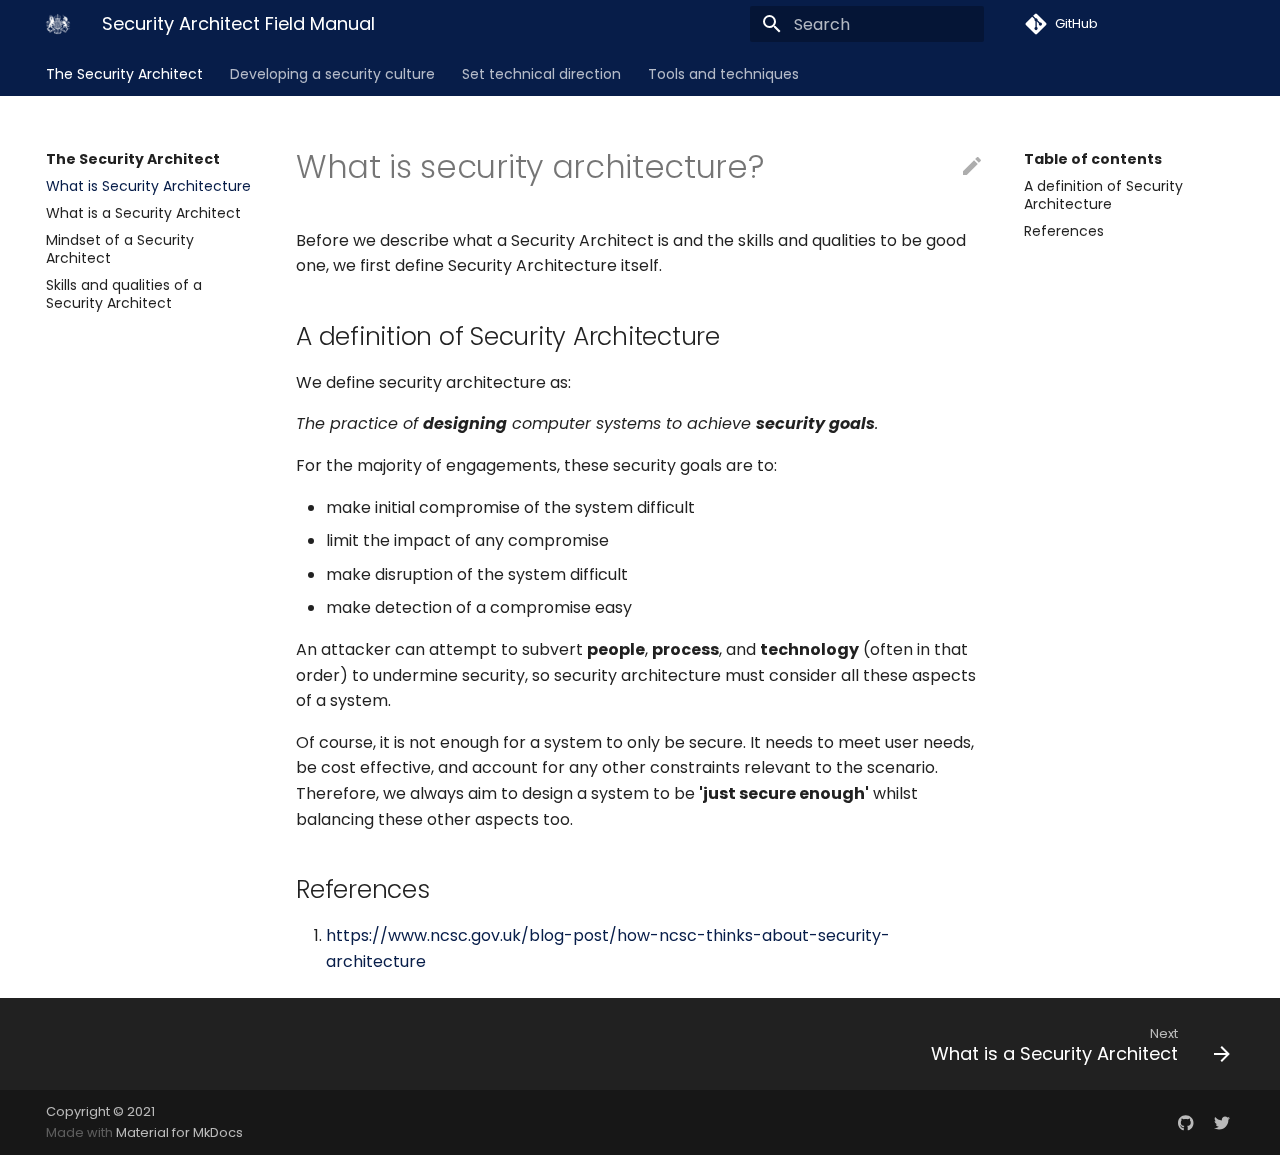
<file: security-architect-field-manual/the-security-architect/what-is-security-architecture/index.html>
<!doctype html><html lang=en class=no-js> <head><meta charset=utf-8><meta name=viewport content="width=device-width,initial-scale=1"><meta name=description content="The practice of designing computer systems to achieve security goals."><link href=https://stu-h.github.io/security-architect-field-manual/the-security-architect/what-is-security-architecture/ rel=canonical><link rel=icon href=../../assets/images/favicon.png><meta name=generator content="mkdocs-1.2.2, mkdocs-material-7.2.2"><title>What is Security Architecture - Security Architect Field Manual</title><link rel=stylesheet href=../../assets/stylesheets/main.1118c9be.min.css><link rel=stylesheet href=../../assets/stylesheets/palette.ba0d045b.min.css><link rel=preconnect href=https://fonts.gstatic.com crossorigin><link rel=stylesheet href="https://fonts.googleapis.com/css?family=Poppins:300,400,400i,700%7CRoboto+Mono&display=fallback"><style>:root{--md-text-font-family:"Poppins";--md-code-font-family:"Roboto Mono"}</style><link rel=stylesheet href=../../stylesheets/extra.css></head> <body dir=ltr data-md-color-scheme=default data-md-color-primary data-md-color-accent> <script>function __prefix(e){return new URL("../..",location).pathname+"."+e}function __get(e,t=localStorage){return JSON.parse(t.getItem(__prefix(e)))}</script> <script>var palette=__get("__palette");if(null!==palette&&"object"==typeof palette.color)for(var key in palette.color)document.body.setAttribute("data-md-color-"+key,palette.color[key])</script> <input class=md-toggle data-md-toggle=drawer type=checkbox id=__drawer autocomplete=off> <input class=md-toggle data-md-toggle=search type=checkbox id=__search autocomplete=off> <label class=md-overlay for=__drawer></label> <div data-md-component=skip> <a href=#what-is-security-architecture class=md-skip> Skip to content </a> </div> <div data-md-component=announce> </div> <header class=md-header data-md-component=header> <nav class="md-header__inner md-grid" aria-label=Header> <a href=../.. title="Security Architect Field Manual" class="md-header__button md-logo" aria-label="Security Architect Field Manual" data-md-component=logo> <img src=../../assets/logo/NCSC.png alt=logo> </a> <label class="md-header__button md-icon" for=__drawer> <svg xmlns=http://www.w3.org/2000/svg viewbox="0 0 24 24"><path d="M3 6h18v2H3V6m0 5h18v2H3v-2m0 5h18v2H3v-2z"/></svg> </label> <div class=md-header__title data-md-component=header-title> <div class=md-header__ellipsis> <div class=md-header__topic> <span class=md-ellipsis> Security Architect Field Manual </span> </div> <div class=md-header__topic data-md-component=header-topic> <span class=md-ellipsis> What is Security Architecture </span> </div> </div> </div> <form class=md-header__option data-md-component=palette> <input class=md-option data-md-color-media data-md-color-scheme=default data-md-color-primary data-md-color-accent aria-hidden=true type=radio name=__palette id=__palette_1> </form> <label class="md-header__button md-icon" for=__search> <svg xmlns=http://www.w3.org/2000/svg viewbox="0 0 24 24"><path d="M9.5 3A6.5 6.5 0 0 1 16 9.5c0 1.61-.59 3.09-1.56 4.23l.27.27h.79l5 5-1.5 1.5-5-5v-.79l-.27-.27A6.516 6.516 0 0 1 9.5 16 6.5 6.5 0 0 1 3 9.5 6.5 6.5 0 0 1 9.5 3m0 2C7 5 5 7 5 9.5S7 14 9.5 14 14 12 14 9.5 12 5 9.5 5z"/></svg> </label> <div class=md-search data-md-component=search role=dialog> <label class=md-search__overlay for=__search></label> <div class=md-search__inner role=search> <form class=md-search__form name=search> <input type=text class=md-search__input name=query aria-label=Search placeholder=Search autocapitalize=off autocorrect=off autocomplete=off spellcheck=false data-md-component=search-query required> <label class="md-search__icon md-icon" for=__search> <svg xmlns=http://www.w3.org/2000/svg viewbox="0 0 24 24"><path d="M9.5 3A6.5 6.5 0 0 1 16 9.5c0 1.61-.59 3.09-1.56 4.23l.27.27h.79l5 5-1.5 1.5-5-5v-.79l-.27-.27A6.516 6.516 0 0 1 9.5 16 6.5 6.5 0 0 1 3 9.5 6.5 6.5 0 0 1 9.5 3m0 2C7 5 5 7 5 9.5S7 14 9.5 14 14 12 14 9.5 12 5 9.5 5z"/></svg> <svg xmlns=http://www.w3.org/2000/svg viewbox="0 0 24 24"><path d="M20 11v2H8l5.5 5.5-1.42 1.42L4.16 12l7.92-7.92L13.5 5.5 8 11h12z"/></svg> </label> <nav class=md-search__options aria-label=Search> <button type=reset class="md-search__icon md-icon" aria-label=Clear tabindex=-1> <svg xmlns=http://www.w3.org/2000/svg viewbox="0 0 24 24"><path d="M19 6.41 17.59 5 12 10.59 6.41 5 5 6.41 10.59 12 5 17.59 6.41 19 12 13.41 17.59 19 19 17.59 13.41 12 19 6.41z"/></svg> </button> </nav> </form> <div class=md-search__output> <div class=md-search__scrollwrap data-md-scrollfix> <div class=md-search-result data-md-component=search-result> <div class=md-search-result__meta> Initializing search </div> <ol class=md-search-result__list></ol> </div> </div> </div> </div> </div> <div class=md-header__source> <a href=https://github.com/stu-h/security-architect-field-manual/ title="Go to repository" class=md-source data-md-component=source> <div class="md-source__icon md-icon"> <svg xmlns=http://www.w3.org/2000/svg viewbox="0 0 448 512"><path d="M439.55 236.05 244 40.45a28.87 28.87 0 0 0-40.81 0l-40.66 40.63 51.52 51.52c27.06-9.14 52.68 16.77 43.39 43.68l49.66 49.66c34.23-11.8 61.18 31 35.47 56.69-26.49 26.49-70.21-2.87-56-37.34L240.22 199v121.85c25.3 12.54 22.26 41.85 9.08 55a34.34 34.34 0 0 1-48.55 0c-17.57-17.6-11.07-46.91 11.25-56v-123c-20.8-8.51-24.6-30.74-18.64-45L142.57 101 8.45 235.14a28.86 28.86 0 0 0 0 40.81l195.61 195.6a28.86 28.86 0 0 0 40.8 0l194.69-194.69a28.86 28.86 0 0 0 0-40.81z"/></svg> </div> <div class=md-source__repository> GitHub </div> </a> </div> </nav> </header> <div class=md-container data-md-component=container> <nav class=md-tabs aria-label=Tabs data-md-component=tabs> <div class="md-tabs__inner md-grid"> <ul class=md-tabs__list> <li class=md-tabs__item> <a href=./ class="md-tabs__link md-tabs__link--active"> The Security Architect </a> </li> <li class=md-tabs__item> <a href=../../develop-a-security-culture/set-core-tenets/ class=md-tabs__link> Developing a security culture </a> </li> <li class=md-tabs__item> <a href=../../set-technical-direction/define-security-principles/ class=md-tabs__link> Set technical direction </a> </li> <li class=md-tabs__item> <a href=../../tools-and-techniques/how-to-use-these-tools-and-techniques/ class=md-tabs__link> Tools and techniques </a> </li> </ul> </div> </nav> <main class=md-main data-md-component=main> <div class="md-main__inner md-grid"> <div class="md-sidebar md-sidebar--primary" data-md-component=sidebar data-md-type=navigation> <div class=md-sidebar__scrollwrap> <div class=md-sidebar__inner> <nav class="md-nav md-nav--primary md-nav--lifted" aria-label=Navigation data-md-level=0> <label class=md-nav__title for=__drawer> <a href=../.. title="Security Architect Field Manual" class="md-nav__button md-logo" aria-label="Security Architect Field Manual" data-md-component=logo> <img src=../../assets/logo/NCSC.png alt=logo> </a> Security Architect Field Manual </label> <div class=md-nav__source> <a href=https://github.com/stu-h/security-architect-field-manual/ title="Go to repository" class=md-source data-md-component=source> <div class="md-source__icon md-icon"> <svg xmlns=http://www.w3.org/2000/svg viewbox="0 0 448 512"><path d="M439.55 236.05 244 40.45a28.87 28.87 0 0 0-40.81 0l-40.66 40.63 51.52 51.52c27.06-9.14 52.68 16.77 43.39 43.68l49.66 49.66c34.23-11.8 61.18 31 35.47 56.69-26.49 26.49-70.21-2.87-56-37.34L240.22 199v121.85c25.3 12.54 22.26 41.85 9.08 55a34.34 34.34 0 0 1-48.55 0c-17.57-17.6-11.07-46.91 11.25-56v-123c-20.8-8.51-24.6-30.74-18.64-45L142.57 101 8.45 235.14a28.86 28.86 0 0 0 0 40.81l195.61 195.6a28.86 28.86 0 0 0 40.8 0l194.69-194.69a28.86 28.86 0 0 0 0-40.81z"/></svg> </div> <div class=md-source__repository> GitHub </div> </a> </div> <ul class=md-nav__list data-md-scrollfix> <li class="md-nav__item md-nav__item--active md-nav__item--nested"> <input class="md-nav__toggle md-toggle" data-md-toggle=__nav_1 type=checkbox id=__nav_1 checked> <label class=md-nav__link for=__nav_1> The Security Architect <span class="md-nav__icon md-icon"></span> </label> <nav class=md-nav aria-label="The Security Architect" data-md-level=1> <label class=md-nav__title for=__nav_1> <span class="md-nav__icon md-icon"></span> The Security Architect </label> <ul class=md-nav__list data-md-scrollfix> <li class="md-nav__item md-nav__item--active"> <input class="md-nav__toggle md-toggle" data-md-toggle=toc type=checkbox id=__toc> <label class="md-nav__link md-nav__link--active" for=__toc> What is Security Architecture <span class="md-nav__icon md-icon"></span> </label> <a href=./ class="md-nav__link md-nav__link--active"> What is Security Architecture </a> <nav class="md-nav md-nav--secondary" aria-label="Table of contents"> <label class=md-nav__title for=__toc> <span class="md-nav__icon md-icon"></span> Table of contents </label> <ul class=md-nav__list data-md-component=toc data-md-scrollfix> <li class=md-nav__item> <a href=#a-definition-of-security-architecture class=md-nav__link> A definition of Security Architecture </a> </li> <li class=md-nav__item> <a href=#references class=md-nav__link> References </a> </li> </ul> </nav> </li> <li class=md-nav__item> <a href=../what-is-a-security-architect/ class=md-nav__link> What is a Security Architect </a> </li> <li class=md-nav__item> <a href=../mindset-of-a-security-architect/ class=md-nav__link> Mindset of a Security Architect </a> </li> <li class=md-nav__item> <a href=../skills-and-qualities-of-a-security-architect/ class=md-nav__link> Skills and qualities of a Security Architect </a> </li> </ul> </nav> </li> <li class="md-nav__item md-nav__item--nested"> <input class="md-nav__toggle md-toggle" data-md-toggle=__nav_2 type=checkbox id=__nav_2> <label class=md-nav__link for=__nav_2> Developing a security culture <span class="md-nav__icon md-icon"></span> </label> <nav class=md-nav aria-label="Developing a security culture" data-md-level=1> <label class=md-nav__title for=__nav_2> <span class="md-nav__icon md-icon"></span> Developing a security culture </label> <ul class=md-nav__list data-md-scrollfix> <li class=md-nav__item> <a href=../../develop-a-security-culture/set-core-tenets/ class=md-nav__link> Set core tenets </a> </li> <li class=md-nav__item> <a href=../../develop-a-security-culture/define-unacceptable-outcomes/ class=md-nav__link> Define unacceptable outcomes </a> </li> </ul> </nav> </li> <li class="md-nav__item md-nav__item--nested"> <input class="md-nav__toggle md-toggle" data-md-toggle=__nav_3 type=checkbox id=__nav_3> <label class=md-nav__link for=__nav_3> Set technical direction <span class="md-nav__icon md-icon"></span> </label> <nav class=md-nav aria-label="Set technical direction" data-md-level=1> <label class=md-nav__title for=__nav_3> <span class="md-nav__icon md-icon"></span> Set technical direction </label> <ul class=md-nav__list data-md-scrollfix> <li class=md-nav__item> <a href=../../set-technical-direction/define-security-principles/ class=md-nav__link> Define Security Principles </a> </li> </ul> </nav> </li> <li class="md-nav__item md-nav__item--nested"> <input class="md-nav__toggle md-toggle" data-md-toggle=__nav_4 type=checkbox id=__nav_4> <label class=md-nav__link for=__nav_4> Tools and techniques <span class="md-nav__icon md-icon"></span> </label> <nav class=md-nav aria-label="Tools and techniques" data-md-level=1> <label class=md-nav__title for=__nav_4> <span class="md-nav__icon md-icon"></span> Tools and techniques </label> <ul class=md-nav__list data-md-scrollfix> <li class=md-nav__item> <a href=../../tools-and-techniques/how-to-use-these-tools-and-techniques/ class=md-nav__link> How to use these tools and techniques </a> </li> <li class="md-nav__item md-nav__item--nested"> <input class="md-nav__toggle md-toggle" data-md-toggle=__nav_4_2 type=checkbox id=__nav_4_2> <label class=md-nav__link for=__nav_4_2> Threat modelling <span class="md-nav__icon md-icon"></span> </label> <nav class=md-nav aria-label="Threat modelling" data-md-level=2> <label class=md-nav__title for=__nav_4_2> <span class="md-nav__icon md-icon"></span> Threat modelling </label> <ul class=md-nav__list data-md-scrollfix> <li class=md-nav__item> <a href=../../tools-and-techniques/threat-modelling/introduction-to-threat-modelling/ class=md-nav__link> Introduction to threat modelling </a> </li> <li class=md-nav__item> <a href=../../tools-and-techniques/threat-modelling/stride/ class=md-nav__link> STRIDE </a> </li> <li class=md-nav__item> <a href=../../tools-and-techniques/threat-modelling/attack-trees/ class=md-nav__link> Attack trees </a> </li> <li class=md-nav__item> <a href=../../tools-and-techniques/threat-modelling/mitre-attack-framework/ class=md-nav__link> MITRE ATT&CK Framework </a> </li> </ul> </nav> </li> </ul> </nav> </li> </ul> </nav> </div> </div> </div> <div class="md-sidebar md-sidebar--secondary" data-md-component=sidebar data-md-type=toc> <div class=md-sidebar__scrollwrap> <div class=md-sidebar__inner> <nav class="md-nav md-nav--secondary" aria-label="Table of contents"> <label class=md-nav__title for=__toc> <span class="md-nav__icon md-icon"></span> Table of contents </label> <ul class=md-nav__list data-md-component=toc data-md-scrollfix> <li class=md-nav__item> <a href=#a-definition-of-security-architecture class=md-nav__link> A definition of Security Architecture </a> </li> <li class=md-nav__item> <a href=#references class=md-nav__link> References </a> </li> </ul> </nav> </div> </div> </div> <div class=md-content data-md-component=content> <article class="md-content__inner md-typeset"> <a href=https://github.com/stu-h/security-architect-field-manual/tree/master/docs/src/markdown/the-security-architect/what-is-security-architecture.md title="Edit this page" class="md-content__button md-icon"> <svg xmlns=http://www.w3.org/2000/svg viewbox="0 0 24 24"><path d="M20.71 7.04c.39-.39.39-1.04 0-1.41l-2.34-2.34c-.37-.39-1.02-.39-1.41 0l-1.84 1.83 3.75 3.75M3 17.25V21h3.75L17.81 9.93l-3.75-3.75L3 17.25z"/></svg> </a> <h1 id=what-is-security-architecture>What is security architecture?<a class=headerlink href=#what-is-security-architecture title="Permanent link"></a></h1> <p>Before we describe what a Security Architect is and the skills and qualities to be good one, we first define Security Architecture itself.</p> <h2 id=a-definition-of-security-architecture>A definition of Security Architecture<a class=headerlink href=#a-definition-of-security-architecture title="Permanent link"></a></h2> <p>We define security architecture as:</p> <p><em>The practice of <strong>designing</strong> computer systems to achieve <strong>security goals</strong>.</em></p> <p>For the majority of engagements, these security goals are to:</p> <ul> <li>make initial compromise of the system difficult</li> <li>limit the impact of any compromise</li> <li>make disruption of the system difficult</li> <li>make detection of a compromise easy</li> </ul> <p>An attacker can attempt to subvert <strong>people</strong>, <strong>process</strong>, and <strong>technology</strong> (often in that order) to undermine security, so security architecture must consider all these aspects of a system.</p> <p>Of course, it is not enough for a system to only be secure. It needs to meet user needs, be cost effective, and account for any other constraints relevant to the scenario. Therefore, we always aim to design a system to be <strong>'just secure enough'</strong> whilst balancing these other aspects too.</p> <h2 id=references>References<a class=headerlink href=#references title="Permanent link"></a></h2> <ol> <li><a href=https://www.ncsc.gov.uk/blog-post/how-ncsc-thinks-about-security-architecture>https://www.ncsc.gov.uk/blog-post/how-ncsc-thinks-about-security-architecture</a></li> </ol> </article> </div> </div> </main> <footer class=md-footer> <nav class="md-footer__inner md-grid" aria-label=Footer> <a href=../what-is-a-security-architect/ class="md-footer__link md-footer__link--next" aria-label="Next: What is a Security Architect" rel=next> <div class=md-footer__title> <div class=md-ellipsis> <span class=md-footer__direction> Next </span> What is a Security Architect </div> </div> <div class="md-footer__button md-icon"> <svg xmlns=http://www.w3.org/2000/svg viewbox="0 0 24 24"><path d="M4 11v2h12l-5.5 5.5 1.42 1.42L19.84 12l-7.92-7.92L10.5 5.5 16 11H4z"/></svg> </div> </a> </nav> <div class="md-footer-meta md-typeset"> <div class="md-footer-meta__inner md-grid"> <div class=md-footer-copyright> <div class=md-footer-copyright__highlight> Copyright &copy; 2021 </div> Made with <a href=https://squidfunk.github.io/mkdocs-material/ target=_blank rel=noopener> Material for MkDocs </a> </div> <div class=md-footer-social> <a href=https://github.com/ukncsc target=_blank rel=noopener title=github.com class=md-footer-social__link> <svg xmlns=http://www.w3.org/2000/svg viewbox="0 0 496 512"><path d="M165.9 397.4c0 2-2.3 3.6-5.2 3.6-3.3.3-5.6-1.3-5.6-3.6 0-2 2.3-3.6 5.2-3.6 3-.3 5.6 1.3 5.6 3.6zm-31.1-4.5c-.7 2 1.3 4.3 4.3 4.9 2.6 1 5.6 0 6.2-2s-1.3-4.3-4.3-5.2c-2.6-.7-5.5.3-6.2 2.3zm44.2-1.7c-2.9.7-4.9 2.6-4.6 4.9.3 2 2.9 3.3 5.9 2.6 2.9-.7 4.9-2.6 4.6-4.6-.3-1.9-3-3.2-5.9-2.9zM244.8 8C106.1 8 0 113.3 0 252c0 110.9 69.8 205.8 169.5 239.2 12.8 2.3 17.3-5.6 17.3-12.1 0-6.2-.3-40.4-.3-61.4 0 0-70 15-84.7-29.8 0 0-11.4-29.1-27.8-36.6 0 0-22.9-15.7 1.6-15.4 0 0 24.9 2 38.6 25.8 21.9 38.6 58.6 27.5 72.9 20.9 2.3-16 8.8-27.1 16-33.7-55.9-6.2-112.3-14.3-112.3-110.5 0-27.5 7.6-41.3 23.6-58.9-2.6-6.5-11.1-33.3 2.6-67.9 20.9-6.5 69 27 69 27 20-5.6 41.5-8.5 62.8-8.5s42.8 2.9 62.8 8.5c0 0 48.1-33.6 69-27 13.7 34.7 5.2 61.4 2.6 67.9 16 17.7 25.8 31.5 25.8 58.9 0 96.5-58.9 104.2-114.8 110.5 9.2 7.9 17 22.9 17 46.4 0 33.7-.3 75.4-.3 83.6 0 6.5 4.6 14.4 17.3 12.1C428.2 457.8 496 362.9 496 252 496 113.3 383.5 8 244.8 8zM97.2 352.9c-1.3 1-1 3.3.7 5.2 1.6 1.6 3.9 2.3 5.2 1 1.3-1 1-3.3-.7-5.2-1.6-1.6-3.9-2.3-5.2-1zm-10.8-8.1c-.7 1.3.3 2.9 2.3 3.9 1.6 1 3.6.7 4.3-.7.7-1.3-.3-2.9-2.3-3.9-2-.6-3.6-.3-4.3.7zm32.4 35.6c-1.6 1.3-1 4.3 1.3 6.2 2.3 2.3 5.2 2.6 6.5 1 1.3-1.3.7-4.3-1.3-6.2-2.2-2.3-5.2-2.6-6.5-1zm-11.4-14.7c-1.6 1-1.6 3.6 0 5.9 1.6 2.3 4.3 3.3 5.6 2.3 1.6-1.3 1.6-3.9 0-6.2-1.4-2.3-4-3.3-5.6-2z"/></svg> </a> <a href=https://twitter.com/ncsc target=_blank rel=noopener title=twitter.com class=md-footer-social__link> <svg xmlns=http://www.w3.org/2000/svg viewbox="0 0 512 512"><path d="M459.37 151.716c.325 4.548.325 9.097.325 13.645 0 138.72-105.583 298.558-298.558 298.558-59.452 0-114.68-17.219-161.137-47.106 8.447.974 16.568 1.299 25.34 1.299 49.055 0 94.213-16.568 130.274-44.832-46.132-.975-84.792-31.188-98.112-72.772 6.498.974 12.995 1.624 19.818 1.624 9.421 0 18.843-1.3 27.614-3.573-48.081-9.747-84.143-51.98-84.143-102.985v-1.299c13.969 7.797 30.214 12.67 47.431 13.319-28.264-18.843-46.781-51.005-46.781-87.391 0-19.492 5.197-37.36 14.294-52.954 51.655 63.675 129.3 105.258 216.365 109.807-1.624-7.797-2.599-15.918-2.599-24.04 0-57.828 46.782-104.934 104.934-104.934 30.213 0 57.502 12.67 76.67 33.137 23.715-4.548 46.456-13.32 66.599-25.34-7.798 24.366-24.366 44.833-46.132 57.827 21.117-2.273 41.584-8.122 60.426-16.243-14.292 20.791-32.161 39.308-52.628 54.253z"/></svg> </a> </div> </div> </div> </footer> </div> <div class=md-dialog data-md-component=dialog> <div class="md-dialog__inner md-typeset"></div> </div> <script id=__config type=application/json>{"base": "../..", "features": ["navigation.tabs"], "translations": {"clipboard.copy": "Copy to clipboard", "clipboard.copied": "Copied to clipboard", "search.config.lang": "en", "search.config.pipeline": "trimmer, stopWordFilter", "search.config.separator": "[\\s\\-]+", "search.placeholder": "Search", "search.result.placeholder": "Type to start searching", "search.result.none": "No matching documents", "search.result.one": "1 matching document", "search.result.other": "# matching documents", "search.result.more.one": "1 more on this page", "search.result.more.other": "# more on this page", "search.result.term.missing": "Missing", "select.version.title": "Select version"}, "search": "../../assets/javascripts/workers/search.709b4209.min.js", "version": null}</script> <script src=../../assets/javascripts/bundle.2b46852b.min.js></script> </body> </html>
</file>
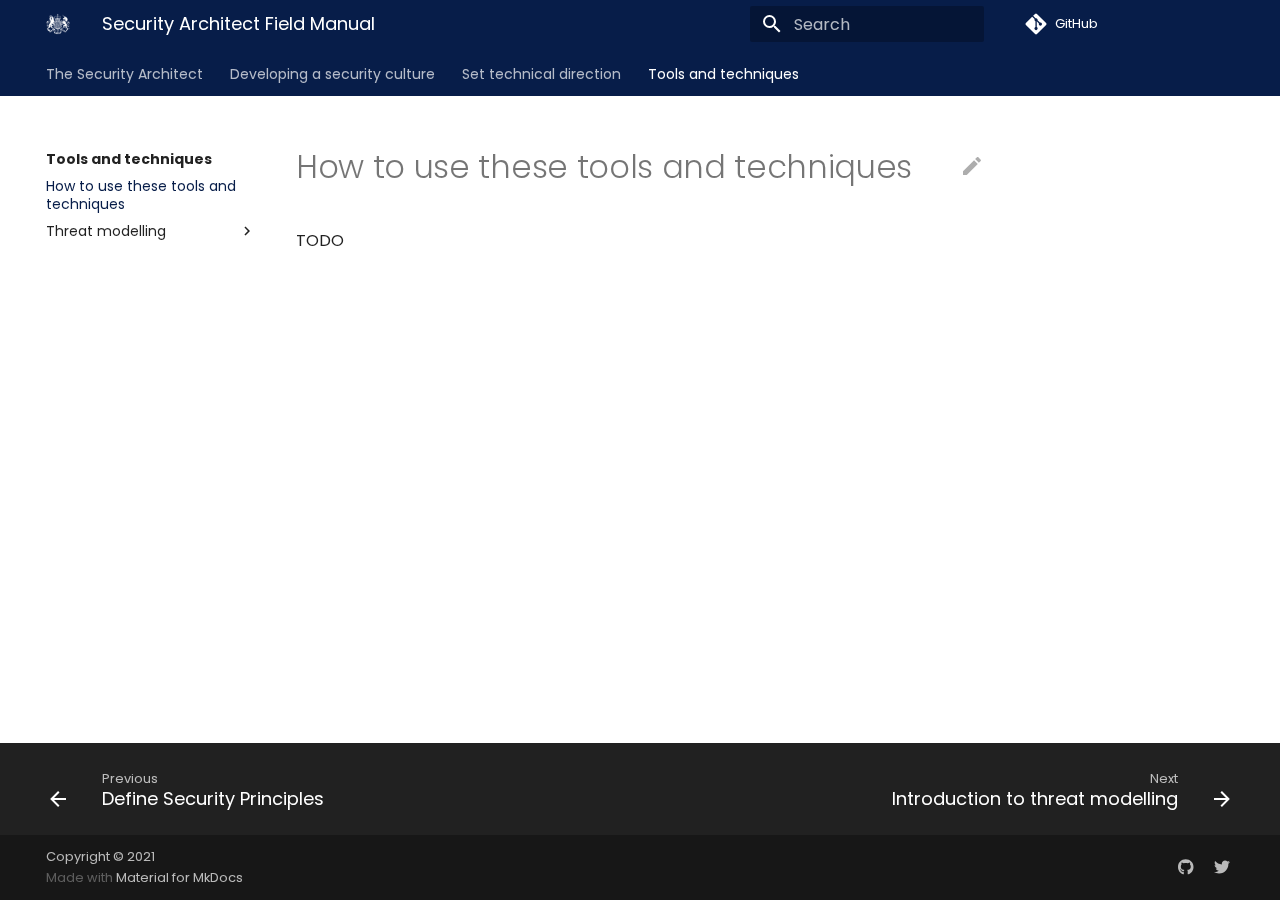
<file: security-architect-field-manual/tools-and-techniques/how-to-use-these-tools-and-techniques/index.html>
<!doctype html><html lang=en class=no-js> <head><meta charset=utf-8><meta name=viewport content="width=device-width,initial-scale=1"><meta name=description content="The Security Architect Field Manual defines the security architecture practice then offers a set of tools and techniques to help build more secure systems."><link href=https://stu-h.github.io/security-architect-field-manual/tools-and-techniques/how-to-use-these-tools-and-techniques/ rel=canonical><link rel=icon href=../../assets/images/favicon.png><meta name=generator content="mkdocs-1.2.2, mkdocs-material-7.2.2"><title>How to use these tools and techniques - Security Architect Field Manual</title><link rel=stylesheet href=../../assets/stylesheets/main.1118c9be.min.css><link rel=stylesheet href=../../assets/stylesheets/palette.ba0d045b.min.css><link rel=preconnect href=https://fonts.gstatic.com crossorigin><link rel=stylesheet href="https://fonts.googleapis.com/css?family=Poppins:300,400,400i,700%7CRoboto+Mono&display=fallback"><style>:root{--md-text-font-family:"Poppins";--md-code-font-family:"Roboto Mono"}</style><link rel=stylesheet href=../../stylesheets/extra.css></head> <body dir=ltr data-md-color-scheme=default data-md-color-primary data-md-color-accent> <script>function __prefix(e){return new URL("../..",location).pathname+"."+e}function __get(e,t=localStorage){return JSON.parse(t.getItem(__prefix(e)))}</script> <script>var palette=__get("__palette");if(null!==palette&&"object"==typeof palette.color)for(var key in palette.color)document.body.setAttribute("data-md-color-"+key,palette.color[key])</script> <input class=md-toggle data-md-toggle=drawer type=checkbox id=__drawer autocomplete=off> <input class=md-toggle data-md-toggle=search type=checkbox id=__search autocomplete=off> <label class=md-overlay for=__drawer></label> <div data-md-component=skip> <a href=#how-to-use-these-tools-and-techniques class=md-skip> Skip to content </a> </div> <div data-md-component=announce> </div> <header class=md-header data-md-component=header> <nav class="md-header__inner md-grid" aria-label=Header> <a href=../.. title="Security Architect Field Manual" class="md-header__button md-logo" aria-label="Security Architect Field Manual" data-md-component=logo> <img src=../../assets/logo/NCSC.png alt=logo> </a> <label class="md-header__button md-icon" for=__drawer> <svg xmlns=http://www.w3.org/2000/svg viewbox="0 0 24 24"><path d="M3 6h18v2H3V6m0 5h18v2H3v-2m0 5h18v2H3v-2z"/></svg> </label> <div class=md-header__title data-md-component=header-title> <div class=md-header__ellipsis> <div class=md-header__topic> <span class=md-ellipsis> Security Architect Field Manual </span> </div> <div class=md-header__topic data-md-component=header-topic> <span class=md-ellipsis> How to use these tools and techniques </span> </div> </div> </div> <form class=md-header__option data-md-component=palette> <input class=md-option data-md-color-media data-md-color-scheme=default data-md-color-primary data-md-color-accent aria-hidden=true type=radio name=__palette id=__palette_1> </form> <label class="md-header__button md-icon" for=__search> <svg xmlns=http://www.w3.org/2000/svg viewbox="0 0 24 24"><path d="M9.5 3A6.5 6.5 0 0 1 16 9.5c0 1.61-.59 3.09-1.56 4.23l.27.27h.79l5 5-1.5 1.5-5-5v-.79l-.27-.27A6.516 6.516 0 0 1 9.5 16 6.5 6.5 0 0 1 3 9.5 6.5 6.5 0 0 1 9.5 3m0 2C7 5 5 7 5 9.5S7 14 9.5 14 14 12 14 9.5 12 5 9.5 5z"/></svg> </label> <div class=md-search data-md-component=search role=dialog> <label class=md-search__overlay for=__search></label> <div class=md-search__inner role=search> <form class=md-search__form name=search> <input type=text class=md-search__input name=query aria-label=Search placeholder=Search autocapitalize=off autocorrect=off autocomplete=off spellcheck=false data-md-component=search-query required> <label class="md-search__icon md-icon" for=__search> <svg xmlns=http://www.w3.org/2000/svg viewbox="0 0 24 24"><path d="M9.5 3A6.5 6.5 0 0 1 16 9.5c0 1.61-.59 3.09-1.56 4.23l.27.27h.79l5 5-1.5 1.5-5-5v-.79l-.27-.27A6.516 6.516 0 0 1 9.5 16 6.5 6.5 0 0 1 3 9.5 6.5 6.5 0 0 1 9.5 3m0 2C7 5 5 7 5 9.5S7 14 9.5 14 14 12 14 9.5 12 5 9.5 5z"/></svg> <svg xmlns=http://www.w3.org/2000/svg viewbox="0 0 24 24"><path d="M20 11v2H8l5.5 5.5-1.42 1.42L4.16 12l7.92-7.92L13.5 5.5 8 11h12z"/></svg> </label> <nav class=md-search__options aria-label=Search> <button type=reset class="md-search__icon md-icon" aria-label=Clear tabindex=-1> <svg xmlns=http://www.w3.org/2000/svg viewbox="0 0 24 24"><path d="M19 6.41 17.59 5 12 10.59 6.41 5 5 6.41 10.59 12 5 17.59 6.41 19 12 13.41 17.59 19 19 17.59 13.41 12 19 6.41z"/></svg> </button> </nav> </form> <div class=md-search__output> <div class=md-search__scrollwrap data-md-scrollfix> <div class=md-search-result data-md-component=search-result> <div class=md-search-result__meta> Initializing search </div> <ol class=md-search-result__list></ol> </div> </div> </div> </div> </div> <div class=md-header__source> <a href=https://github.com/stu-h/security-architect-field-manual/ title="Go to repository" class=md-source data-md-component=source> <div class="md-source__icon md-icon"> <svg xmlns=http://www.w3.org/2000/svg viewbox="0 0 448 512"><path d="M439.55 236.05 244 40.45a28.87 28.87 0 0 0-40.81 0l-40.66 40.63 51.52 51.52c27.06-9.14 52.68 16.77 43.39 43.68l49.66 49.66c34.23-11.8 61.18 31 35.47 56.69-26.49 26.49-70.21-2.87-56-37.34L240.22 199v121.85c25.3 12.54 22.26 41.85 9.08 55a34.34 34.34 0 0 1-48.55 0c-17.57-17.6-11.07-46.91 11.25-56v-123c-20.8-8.51-24.6-30.74-18.64-45L142.57 101 8.45 235.14a28.86 28.86 0 0 0 0 40.81l195.61 195.6a28.86 28.86 0 0 0 40.8 0l194.69-194.69a28.86 28.86 0 0 0 0-40.81z"/></svg> </div> <div class=md-source__repository> GitHub </div> </a> </div> </nav> </header> <div class=md-container data-md-component=container> <nav class=md-tabs aria-label=Tabs data-md-component=tabs> <div class="md-tabs__inner md-grid"> <ul class=md-tabs__list> <li class=md-tabs__item> <a href=../../the-security-architect/what-is-security-architecture/ class=md-tabs__link> The Security Architect </a> </li> <li class=md-tabs__item> <a href=../../develop-a-security-culture/set-core-tenets/ class=md-tabs__link> Developing a security culture </a> </li> <li class=md-tabs__item> <a href=../../set-technical-direction/define-security-principles/ class=md-tabs__link> Set technical direction </a> </li> <li class=md-tabs__item> <a href=./ class="md-tabs__link md-tabs__link--active"> Tools and techniques </a> </li> </ul> </div> </nav> <main class=md-main data-md-component=main> <div class="md-main__inner md-grid"> <div class="md-sidebar md-sidebar--primary" data-md-component=sidebar data-md-type=navigation> <div class=md-sidebar__scrollwrap> <div class=md-sidebar__inner> <nav class="md-nav md-nav--primary md-nav--lifted" aria-label=Navigation data-md-level=0> <label class=md-nav__title for=__drawer> <a href=../.. title="Security Architect Field Manual" class="md-nav__button md-logo" aria-label="Security Architect Field Manual" data-md-component=logo> <img src=../../assets/logo/NCSC.png alt=logo> </a> Security Architect Field Manual </label> <div class=md-nav__source> <a href=https://github.com/stu-h/security-architect-field-manual/ title="Go to repository" class=md-source data-md-component=source> <div class="md-source__icon md-icon"> <svg xmlns=http://www.w3.org/2000/svg viewbox="0 0 448 512"><path d="M439.55 236.05 244 40.45a28.87 28.87 0 0 0-40.81 0l-40.66 40.63 51.52 51.52c27.06-9.14 52.68 16.77 43.39 43.68l49.66 49.66c34.23-11.8 61.18 31 35.47 56.69-26.49 26.49-70.21-2.87-56-37.34L240.22 199v121.85c25.3 12.54 22.26 41.85 9.08 55a34.34 34.34 0 0 1-48.55 0c-17.57-17.6-11.07-46.91 11.25-56v-123c-20.8-8.51-24.6-30.74-18.64-45L142.57 101 8.45 235.14a28.86 28.86 0 0 0 0 40.81l195.61 195.6a28.86 28.86 0 0 0 40.8 0l194.69-194.69a28.86 28.86 0 0 0 0-40.81z"/></svg> </div> <div class=md-source__repository> GitHub </div> </a> </div> <ul class=md-nav__list data-md-scrollfix> <li class="md-nav__item md-nav__item--nested"> <input class="md-nav__toggle md-toggle" data-md-toggle=__nav_1 type=checkbox id=__nav_1> <label class=md-nav__link for=__nav_1> The Security Architect <span class="md-nav__icon md-icon"></span> </label> <nav class=md-nav aria-label="The Security Architect" data-md-level=1> <label class=md-nav__title for=__nav_1> <span class="md-nav__icon md-icon"></span> The Security Architect </label> <ul class=md-nav__list data-md-scrollfix> <li class=md-nav__item> <a href=../../the-security-architect/what-is-security-architecture/ class=md-nav__link> What is Security Architecture </a> </li> <li class=md-nav__item> <a href=../../the-security-architect/what-is-a-security-architect/ class=md-nav__link> What is a Security Architect </a> </li> <li class=md-nav__item> <a href=../../the-security-architect/mindset-of-a-security-architect/ class=md-nav__link> Mindset of a Security Architect </a> </li> <li class=md-nav__item> <a href=../../the-security-architect/skills-and-qualities-of-a-security-architect/ class=md-nav__link> Skills and qualities of a Security Architect </a> </li> </ul> </nav> </li> <li class="md-nav__item md-nav__item--nested"> <input class="md-nav__toggle md-toggle" data-md-toggle=__nav_2 type=checkbox id=__nav_2> <label class=md-nav__link for=__nav_2> Developing a security culture <span class="md-nav__icon md-icon"></span> </label> <nav class=md-nav aria-label="Developing a security culture" data-md-level=1> <label class=md-nav__title for=__nav_2> <span class="md-nav__icon md-icon"></span> Developing a security culture </label> <ul class=md-nav__list data-md-scrollfix> <li class=md-nav__item> <a href=../../develop-a-security-culture/set-core-tenets/ class=md-nav__link> Set core tenets </a> </li> <li class=md-nav__item> <a href=../../develop-a-security-culture/define-unacceptable-outcomes/ class=md-nav__link> Define unacceptable outcomes </a> </li> </ul> </nav> </li> <li class="md-nav__item md-nav__item--nested"> <input class="md-nav__toggle md-toggle" data-md-toggle=__nav_3 type=checkbox id=__nav_3> <label class=md-nav__link for=__nav_3> Set technical direction <span class="md-nav__icon md-icon"></span> </label> <nav class=md-nav aria-label="Set technical direction" data-md-level=1> <label class=md-nav__title for=__nav_3> <span class="md-nav__icon md-icon"></span> Set technical direction </label> <ul class=md-nav__list data-md-scrollfix> <li class=md-nav__item> <a href=../../set-technical-direction/define-security-principles/ class=md-nav__link> Define Security Principles </a> </li> </ul> </nav> </li> <li class="md-nav__item md-nav__item--active md-nav__item--nested"> <input class="md-nav__toggle md-toggle" data-md-toggle=__nav_4 type=checkbox id=__nav_4 checked> <label class=md-nav__link for=__nav_4> Tools and techniques <span class="md-nav__icon md-icon"></span> </label> <nav class=md-nav aria-label="Tools and techniques" data-md-level=1> <label class=md-nav__title for=__nav_4> <span class="md-nav__icon md-icon"></span> Tools and techniques </label> <ul class=md-nav__list data-md-scrollfix> <li class="md-nav__item md-nav__item--active"> <input class="md-nav__toggle md-toggle" data-md-toggle=toc type=checkbox id=__toc> <a href=./ class="md-nav__link md-nav__link--active"> How to use these tools and techniques </a> </li> <li class="md-nav__item md-nav__item--nested"> <input class="md-nav__toggle md-toggle" data-md-toggle=__nav_4_2 type=checkbox id=__nav_4_2> <label class=md-nav__link for=__nav_4_2> Threat modelling <span class="md-nav__icon md-icon"></span> </label> <nav class=md-nav aria-label="Threat modelling" data-md-level=2> <label class=md-nav__title for=__nav_4_2> <span class="md-nav__icon md-icon"></span> Threat modelling </label> <ul class=md-nav__list data-md-scrollfix> <li class=md-nav__item> <a href=../threat-modelling/introduction-to-threat-modelling/ class=md-nav__link> Introduction to threat modelling </a> </li> <li class=md-nav__item> <a href=../threat-modelling/stride/ class=md-nav__link> STRIDE </a> </li> <li class=md-nav__item> <a href=../threat-modelling/attack-trees/ class=md-nav__link> Attack trees </a> </li> <li class=md-nav__item> <a href=../threat-modelling/mitre-attack-framework/ class=md-nav__link> MITRE ATT&CK Framework </a> </li> </ul> </nav> </li> </ul> </nav> </li> </ul> </nav> </div> </div> </div> <div class="md-sidebar md-sidebar--secondary" data-md-component=sidebar data-md-type=toc> <div class=md-sidebar__scrollwrap> <div class=md-sidebar__inner> <nav class="md-nav md-nav--secondary" aria-label="Table of contents"> </nav> </div> </div> </div> <div class=md-content data-md-component=content> <article class="md-content__inner md-typeset"> <a href=https://github.com/stu-h/security-architect-field-manual/tree/master/docs/src/markdown/tools-and-techniques/how-to-use-these-tools-and-techniques.md title="Edit this page" class="md-content__button md-icon"> <svg xmlns=http://www.w3.org/2000/svg viewbox="0 0 24 24"><path d="M20.71 7.04c.39-.39.39-1.04 0-1.41l-2.34-2.34c-.37-.39-1.02-.39-1.41 0l-1.84 1.83 3.75 3.75M3 17.25V21h3.75L17.81 9.93l-3.75-3.75L3 17.25z"/></svg> </a> <h1 id=how-to-use-these-tools-and-techniques>How to use these tools and techniques<a class=headerlink href=#how-to-use-these-tools-and-techniques title="Permanent link"></a></h1> <p>TODO</p> </article> </div> </div> </main> <footer class=md-footer> <nav class="md-footer__inner md-grid" aria-label=Footer> <a href=../../set-technical-direction/define-security-principles/ class="md-footer__link md-footer__link--prev" aria-label="Previous: Define Security Principles" rel=prev> <div class="md-footer__button md-icon"> <svg xmlns=http://www.w3.org/2000/svg viewbox="0 0 24 24"><path d="M20 11v2H8l5.5 5.5-1.42 1.42L4.16 12l7.92-7.92L13.5 5.5 8 11h12z"/></svg> </div> <div class=md-footer__title> <div class=md-ellipsis> <span class=md-footer__direction> Previous </span> Define Security Principles </div> </div> </a> <a href=../threat-modelling/introduction-to-threat-modelling/ class="md-footer__link md-footer__link--next" aria-label="Next: Introduction to threat modelling" rel=next> <div class=md-footer__title> <div class=md-ellipsis> <span class=md-footer__direction> Next </span> Introduction to threat modelling </div> </div> <div class="md-footer__button md-icon"> <svg xmlns=http://www.w3.org/2000/svg viewbox="0 0 24 24"><path d="M4 11v2h12l-5.5 5.5 1.42 1.42L19.84 12l-7.92-7.92L10.5 5.5 16 11H4z"/></svg> </div> </a> </nav> <div class="md-footer-meta md-typeset"> <div class="md-footer-meta__inner md-grid"> <div class=md-footer-copyright> <div class=md-footer-copyright__highlight> Copyright &copy; 2021 </div> Made with <a href=https://squidfunk.github.io/mkdocs-material/ target=_blank rel=noopener> Material for MkDocs </a> </div> <div class=md-footer-social> <a href=https://github.com/ukncsc target=_blank rel=noopener title=github.com class=md-footer-social__link> <svg xmlns=http://www.w3.org/2000/svg viewbox="0 0 496 512"><path d="M165.9 397.4c0 2-2.3 3.6-5.2 3.6-3.3.3-5.6-1.3-5.6-3.6 0-2 2.3-3.6 5.2-3.6 3-.3 5.6 1.3 5.6 3.6zm-31.1-4.5c-.7 2 1.3 4.3 4.3 4.9 2.6 1 5.6 0 6.2-2s-1.3-4.3-4.3-5.2c-2.6-.7-5.5.3-6.2 2.3zm44.2-1.7c-2.9.7-4.9 2.6-4.6 4.9.3 2 2.9 3.3 5.9 2.6 2.9-.7 4.9-2.6 4.6-4.6-.3-1.9-3-3.2-5.9-2.9zM244.8 8C106.1 8 0 113.3 0 252c0 110.9 69.8 205.8 169.5 239.2 12.8 2.3 17.3-5.6 17.3-12.1 0-6.2-.3-40.4-.3-61.4 0 0-70 15-84.7-29.8 0 0-11.4-29.1-27.8-36.6 0 0-22.9-15.7 1.6-15.4 0 0 24.9 2 38.6 25.8 21.9 38.6 58.6 27.5 72.9 20.9 2.3-16 8.8-27.1 16-33.7-55.9-6.2-112.3-14.3-112.3-110.5 0-27.5 7.6-41.3 23.6-58.9-2.6-6.5-11.1-33.3 2.6-67.9 20.9-6.5 69 27 69 27 20-5.6 41.5-8.5 62.8-8.5s42.8 2.9 62.8 8.5c0 0 48.1-33.6 69-27 13.7 34.7 5.2 61.4 2.6 67.9 16 17.7 25.8 31.5 25.8 58.9 0 96.5-58.9 104.2-114.8 110.5 9.2 7.9 17 22.9 17 46.4 0 33.7-.3 75.4-.3 83.6 0 6.5 4.6 14.4 17.3 12.1C428.2 457.8 496 362.9 496 252 496 113.3 383.5 8 244.8 8zM97.2 352.9c-1.3 1-1 3.3.7 5.2 1.6 1.6 3.9 2.3 5.2 1 1.3-1 1-3.3-.7-5.2-1.6-1.6-3.9-2.3-5.2-1zm-10.8-8.1c-.7 1.3.3 2.9 2.3 3.9 1.6 1 3.6.7 4.3-.7.7-1.3-.3-2.9-2.3-3.9-2-.6-3.6-.3-4.3.7zm32.4 35.6c-1.6 1.3-1 4.3 1.3 6.2 2.3 2.3 5.2 2.6 6.5 1 1.3-1.3.7-4.3-1.3-6.2-2.2-2.3-5.2-2.6-6.5-1zm-11.4-14.7c-1.6 1-1.6 3.6 0 5.9 1.6 2.3 4.3 3.3 5.6 2.3 1.6-1.3 1.6-3.9 0-6.2-1.4-2.3-4-3.3-5.6-2z"/></svg> </a> <a href=https://twitter.com/ncsc target=_blank rel=noopener title=twitter.com class=md-footer-social__link> <svg xmlns=http://www.w3.org/2000/svg viewbox="0 0 512 512"><path d="M459.37 151.716c.325 4.548.325 9.097.325 13.645 0 138.72-105.583 298.558-298.558 298.558-59.452 0-114.68-17.219-161.137-47.106 8.447.974 16.568 1.299 25.34 1.299 49.055 0 94.213-16.568 130.274-44.832-46.132-.975-84.792-31.188-98.112-72.772 6.498.974 12.995 1.624 19.818 1.624 9.421 0 18.843-1.3 27.614-3.573-48.081-9.747-84.143-51.98-84.143-102.985v-1.299c13.969 7.797 30.214 12.67 47.431 13.319-28.264-18.843-46.781-51.005-46.781-87.391 0-19.492 5.197-37.36 14.294-52.954 51.655 63.675 129.3 105.258 216.365 109.807-1.624-7.797-2.599-15.918-2.599-24.04 0-57.828 46.782-104.934 104.934-104.934 30.213 0 57.502 12.67 76.67 33.137 23.715-4.548 46.456-13.32 66.599-25.34-7.798 24.366-24.366 44.833-46.132 57.827 21.117-2.273 41.584-8.122 60.426-16.243-14.292 20.791-32.161 39.308-52.628 54.253z"/></svg> </a> </div> </div> </div> </footer> </div> <div class=md-dialog data-md-component=dialog> <div class="md-dialog__inner md-typeset"></div> </div> <script id=__config type=application/json>{"base": "../..", "features": ["navigation.tabs"], "translations": {"clipboard.copy": "Copy to clipboard", "clipboard.copied": "Copied to clipboard", "search.config.lang": "en", "search.config.pipeline": "trimmer, stopWordFilter", "search.config.separator": "[\\s\\-]+", "search.placeholder": "Search", "search.result.placeholder": "Type to start searching", "search.result.none": "No matching documents", "search.result.one": "1 matching document", "search.result.other": "# matching documents", "search.result.more.one": "1 more on this page", "search.result.more.other": "# more on this page", "search.result.term.missing": "Missing", "select.version.title": "Select version"}, "search": "../../assets/javascripts/workers/search.709b4209.min.js", "version": null}</script> <script src=../../assets/javascripts/bundle.2b46852b.min.js></script> </body> </html>
</file>
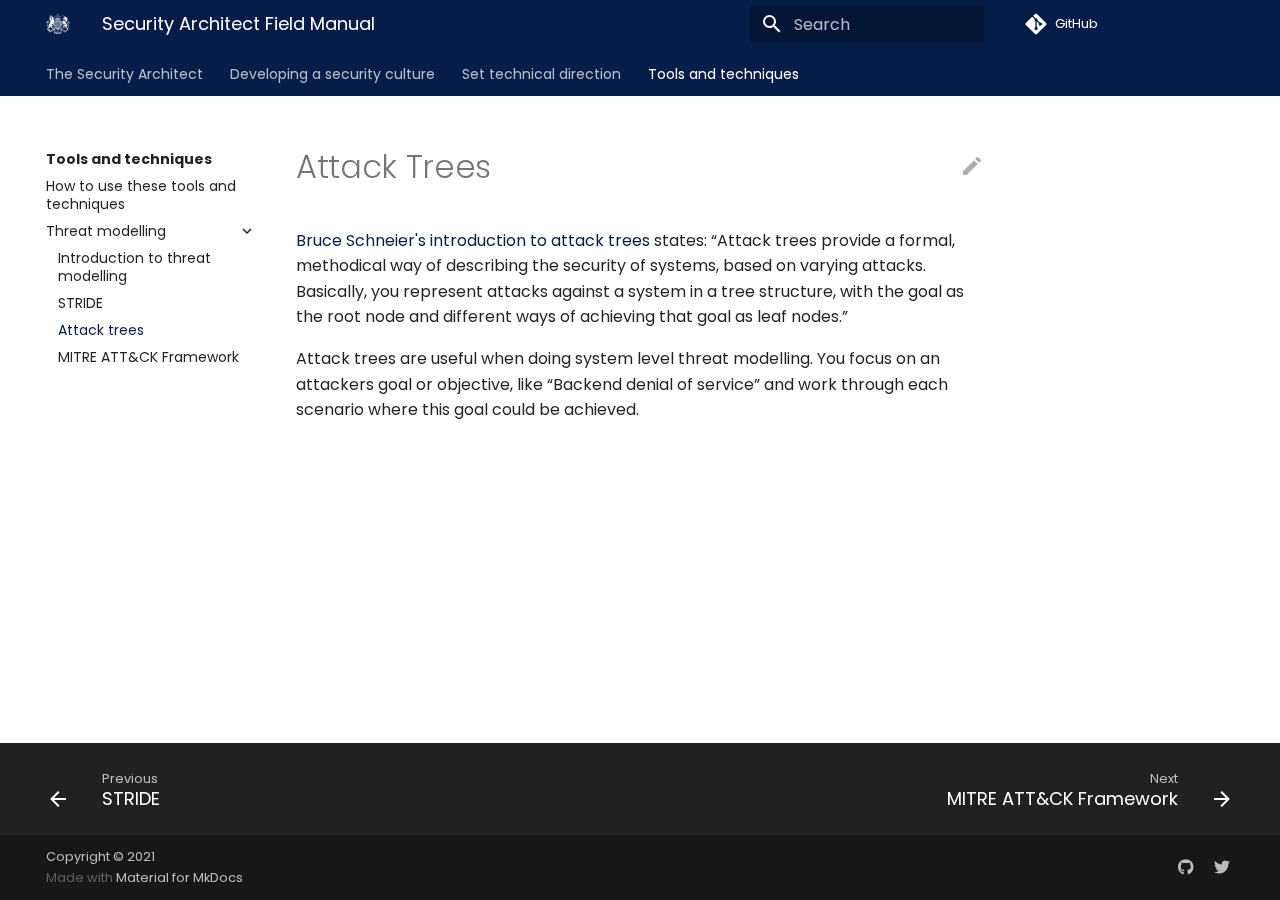
<file: security-architect-field-manual/tools-and-techniques/threat-modelling/attack-trees/index.html>
<!doctype html><html lang=en class=no-js> <head><meta charset=utf-8><meta name=viewport content="width=device-width,initial-scale=1"><meta name=description content="The Security Architect Field Manual defines the security architecture practice then offers a set of tools and techniques to help build more secure systems."><link href=https://stu-h.github.io/security-architect-field-manual/tools-and-techniques/threat-modelling/attack-trees/ rel=canonical><link rel=icon href=../../../assets/images/favicon.png><meta name=generator content="mkdocs-1.2.2, mkdocs-material-7.2.2"><title>Attack trees - Security Architect Field Manual</title><link rel=stylesheet href=../../../assets/stylesheets/main.1118c9be.min.css><link rel=stylesheet href=../../../assets/stylesheets/palette.ba0d045b.min.css><link rel=preconnect href=https://fonts.gstatic.com crossorigin><link rel=stylesheet href="https://fonts.googleapis.com/css?family=Poppins:300,400,400i,700%7CRoboto+Mono&display=fallback"><style>:root{--md-text-font-family:"Poppins";--md-code-font-family:"Roboto Mono"}</style><link rel=stylesheet href=../../../stylesheets/extra.css></head> <body dir=ltr data-md-color-scheme=default data-md-color-primary data-md-color-accent> <script>function __prefix(e){return new URL("../../..",location).pathname+"."+e}function __get(e,t=localStorage){return JSON.parse(t.getItem(__prefix(e)))}</script> <script>var palette=__get("__palette");if(null!==palette&&"object"==typeof palette.color)for(var key in palette.color)document.body.setAttribute("data-md-color-"+key,palette.color[key])</script> <input class=md-toggle data-md-toggle=drawer type=checkbox id=__drawer autocomplete=off> <input class=md-toggle data-md-toggle=search type=checkbox id=__search autocomplete=off> <label class=md-overlay for=__drawer></label> <div data-md-component=skip> <a href=#attack-trees class=md-skip> Skip to content </a> </div> <div data-md-component=announce> </div> <header class=md-header data-md-component=header> <nav class="md-header__inner md-grid" aria-label=Header> <a href=../../.. title="Security Architect Field Manual" class="md-header__button md-logo" aria-label="Security Architect Field Manual" data-md-component=logo> <img src=../../../assets/logo/NCSC.png alt=logo> </a> <label class="md-header__button md-icon" for=__drawer> <svg xmlns=http://www.w3.org/2000/svg viewbox="0 0 24 24"><path d="M3 6h18v2H3V6m0 5h18v2H3v-2m0 5h18v2H3v-2z"/></svg> </label> <div class=md-header__title data-md-component=header-title> <div class=md-header__ellipsis> <div class=md-header__topic> <span class=md-ellipsis> Security Architect Field Manual </span> </div> <div class=md-header__topic data-md-component=header-topic> <span class=md-ellipsis> Attack trees </span> </div> </div> </div> <form class=md-header__option data-md-component=palette> <input class=md-option data-md-color-media data-md-color-scheme=default data-md-color-primary data-md-color-accent aria-hidden=true type=radio name=__palette id=__palette_1> </form> <label class="md-header__button md-icon" for=__search> <svg xmlns=http://www.w3.org/2000/svg viewbox="0 0 24 24"><path d="M9.5 3A6.5 6.5 0 0 1 16 9.5c0 1.61-.59 3.09-1.56 4.23l.27.27h.79l5 5-1.5 1.5-5-5v-.79l-.27-.27A6.516 6.516 0 0 1 9.5 16 6.5 6.5 0 0 1 3 9.5 6.5 6.5 0 0 1 9.5 3m0 2C7 5 5 7 5 9.5S7 14 9.5 14 14 12 14 9.5 12 5 9.5 5z"/></svg> </label> <div class=md-search data-md-component=search role=dialog> <label class=md-search__overlay for=__search></label> <div class=md-search__inner role=search> <form class=md-search__form name=search> <input type=text class=md-search__input name=query aria-label=Search placeholder=Search autocapitalize=off autocorrect=off autocomplete=off spellcheck=false data-md-component=search-query required> <label class="md-search__icon md-icon" for=__search> <svg xmlns=http://www.w3.org/2000/svg viewbox="0 0 24 24"><path d="M9.5 3A6.5 6.5 0 0 1 16 9.5c0 1.61-.59 3.09-1.56 4.23l.27.27h.79l5 5-1.5 1.5-5-5v-.79l-.27-.27A6.516 6.516 0 0 1 9.5 16 6.5 6.5 0 0 1 3 9.5 6.5 6.5 0 0 1 9.5 3m0 2C7 5 5 7 5 9.5S7 14 9.5 14 14 12 14 9.5 12 5 9.5 5z"/></svg> <svg xmlns=http://www.w3.org/2000/svg viewbox="0 0 24 24"><path d="M20 11v2H8l5.5 5.5-1.42 1.42L4.16 12l7.92-7.92L13.5 5.5 8 11h12z"/></svg> </label> <nav class=md-search__options aria-label=Search> <button type=reset class="md-search__icon md-icon" aria-label=Clear tabindex=-1> <svg xmlns=http://www.w3.org/2000/svg viewbox="0 0 24 24"><path d="M19 6.41 17.59 5 12 10.59 6.41 5 5 6.41 10.59 12 5 17.59 6.41 19 12 13.41 17.59 19 19 17.59 13.41 12 19 6.41z"/></svg> </button> </nav> </form> <div class=md-search__output> <div class=md-search__scrollwrap data-md-scrollfix> <div class=md-search-result data-md-component=search-result> <div class=md-search-result__meta> Initializing search </div> <ol class=md-search-result__list></ol> </div> </div> </div> </div> </div> <div class=md-header__source> <a href=https://github.com/stu-h/security-architect-field-manual/ title="Go to repository" class=md-source data-md-component=source> <div class="md-source__icon md-icon"> <svg xmlns=http://www.w3.org/2000/svg viewbox="0 0 448 512"><path d="M439.55 236.05 244 40.45a28.87 28.87 0 0 0-40.81 0l-40.66 40.63 51.52 51.52c27.06-9.14 52.68 16.77 43.39 43.68l49.66 49.66c34.23-11.8 61.18 31 35.47 56.69-26.49 26.49-70.21-2.87-56-37.34L240.22 199v121.85c25.3 12.54 22.26 41.85 9.08 55a34.34 34.34 0 0 1-48.55 0c-17.57-17.6-11.07-46.91 11.25-56v-123c-20.8-8.51-24.6-30.74-18.64-45L142.57 101 8.45 235.14a28.86 28.86 0 0 0 0 40.81l195.61 195.6a28.86 28.86 0 0 0 40.8 0l194.69-194.69a28.86 28.86 0 0 0 0-40.81z"/></svg> </div> <div class=md-source__repository> GitHub </div> </a> </div> </nav> </header> <div class=md-container data-md-component=container> <nav class=md-tabs aria-label=Tabs data-md-component=tabs> <div class="md-tabs__inner md-grid"> <ul class=md-tabs__list> <li class=md-tabs__item> <a href=../../../the-security-architect/what-is-security-architecture/ class=md-tabs__link> The Security Architect </a> </li> <li class=md-tabs__item> <a href=../../../develop-a-security-culture/set-core-tenets/ class=md-tabs__link> Developing a security culture </a> </li> <li class=md-tabs__item> <a href=../../../set-technical-direction/define-security-principles/ class=md-tabs__link> Set technical direction </a> </li> <li class=md-tabs__item> <a href=../../how-to-use-these-tools-and-techniques/ class="md-tabs__link md-tabs__link--active"> Tools and techniques </a> </li> </ul> </div> </nav> <main class=md-main data-md-component=main> <div class="md-main__inner md-grid"> <div class="md-sidebar md-sidebar--primary" data-md-component=sidebar data-md-type=navigation> <div class=md-sidebar__scrollwrap> <div class=md-sidebar__inner> <nav class="md-nav md-nav--primary md-nav--lifted" aria-label=Navigation data-md-level=0> <label class=md-nav__title for=__drawer> <a href=../../.. title="Security Architect Field Manual" class="md-nav__button md-logo" aria-label="Security Architect Field Manual" data-md-component=logo> <img src=../../../assets/logo/NCSC.png alt=logo> </a> Security Architect Field Manual </label> <div class=md-nav__source> <a href=https://github.com/stu-h/security-architect-field-manual/ title="Go to repository" class=md-source data-md-component=source> <div class="md-source__icon md-icon"> <svg xmlns=http://www.w3.org/2000/svg viewbox="0 0 448 512"><path d="M439.55 236.05 244 40.45a28.87 28.87 0 0 0-40.81 0l-40.66 40.63 51.52 51.52c27.06-9.14 52.68 16.77 43.39 43.68l49.66 49.66c34.23-11.8 61.18 31 35.47 56.69-26.49 26.49-70.21-2.87-56-37.34L240.22 199v121.85c25.3 12.54 22.26 41.85 9.08 55a34.34 34.34 0 0 1-48.55 0c-17.57-17.6-11.07-46.91 11.25-56v-123c-20.8-8.51-24.6-30.74-18.64-45L142.57 101 8.45 235.14a28.86 28.86 0 0 0 0 40.81l195.61 195.6a28.86 28.86 0 0 0 40.8 0l194.69-194.69a28.86 28.86 0 0 0 0-40.81z"/></svg> </div> <div class=md-source__repository> GitHub </div> </a> </div> <ul class=md-nav__list data-md-scrollfix> <li class="md-nav__item md-nav__item--nested"> <input class="md-nav__toggle md-toggle" data-md-toggle=__nav_1 type=checkbox id=__nav_1> <label class=md-nav__link for=__nav_1> The Security Architect <span class="md-nav__icon md-icon"></span> </label> <nav class=md-nav aria-label="The Security Architect" data-md-level=1> <label class=md-nav__title for=__nav_1> <span class="md-nav__icon md-icon"></span> The Security Architect </label> <ul class=md-nav__list data-md-scrollfix> <li class=md-nav__item> <a href=../../../the-security-architect/what-is-security-architecture/ class=md-nav__link> What is Security Architecture </a> </li> <li class=md-nav__item> <a href=../../../the-security-architect/what-is-a-security-architect/ class=md-nav__link> What is a Security Architect </a> </li> <li class=md-nav__item> <a href=../../../the-security-architect/mindset-of-a-security-architect/ class=md-nav__link> Mindset of a Security Architect </a> </li> <li class=md-nav__item> <a href=../../../the-security-architect/skills-and-qualities-of-a-security-architect/ class=md-nav__link> Skills and qualities of a Security Architect </a> </li> </ul> </nav> </li> <li class="md-nav__item md-nav__item--nested"> <input class="md-nav__toggle md-toggle" data-md-toggle=__nav_2 type=checkbox id=__nav_2> <label class=md-nav__link for=__nav_2> Developing a security culture <span class="md-nav__icon md-icon"></span> </label> <nav class=md-nav aria-label="Developing a security culture" data-md-level=1> <label class=md-nav__title for=__nav_2> <span class="md-nav__icon md-icon"></span> Developing a security culture </label> <ul class=md-nav__list data-md-scrollfix> <li class=md-nav__item> <a href=../../../develop-a-security-culture/set-core-tenets/ class=md-nav__link> Set core tenets </a> </li> <li class=md-nav__item> <a href=../../../develop-a-security-culture/define-unacceptable-outcomes/ class=md-nav__link> Define unacceptable outcomes </a> </li> </ul> </nav> </li> <li class="md-nav__item md-nav__item--nested"> <input class="md-nav__toggle md-toggle" data-md-toggle=__nav_3 type=checkbox id=__nav_3> <label class=md-nav__link for=__nav_3> Set technical direction <span class="md-nav__icon md-icon"></span> </label> <nav class=md-nav aria-label="Set technical direction" data-md-level=1> <label class=md-nav__title for=__nav_3> <span class="md-nav__icon md-icon"></span> Set technical direction </label> <ul class=md-nav__list data-md-scrollfix> <li class=md-nav__item> <a href=../../../set-technical-direction/define-security-principles/ class=md-nav__link> Define Security Principles </a> </li> </ul> </nav> </li> <li class="md-nav__item md-nav__item--active md-nav__item--nested"> <input class="md-nav__toggle md-toggle" data-md-toggle=__nav_4 type=checkbox id=__nav_4 checked> <label class=md-nav__link for=__nav_4> Tools and techniques <span class="md-nav__icon md-icon"></span> </label> <nav class=md-nav aria-label="Tools and techniques" data-md-level=1> <label class=md-nav__title for=__nav_4> <span class="md-nav__icon md-icon"></span> Tools and techniques </label> <ul class=md-nav__list data-md-scrollfix> <li class=md-nav__item> <a href=../../how-to-use-these-tools-and-techniques/ class=md-nav__link> How to use these tools and techniques </a> </li> <li class="md-nav__item md-nav__item--active md-nav__item--nested"> <input class="md-nav__toggle md-toggle" data-md-toggle=__nav_4_2 type=checkbox id=__nav_4_2 checked> <label class=md-nav__link for=__nav_4_2> Threat modelling <span class="md-nav__icon md-icon"></span> </label> <nav class=md-nav aria-label="Threat modelling" data-md-level=2> <label class=md-nav__title for=__nav_4_2> <span class="md-nav__icon md-icon"></span> Threat modelling </label> <ul class=md-nav__list data-md-scrollfix> <li class=md-nav__item> <a href=../introduction-to-threat-modelling/ class=md-nav__link> Introduction to threat modelling </a> </li> <li class=md-nav__item> <a href=../stride/ class=md-nav__link> STRIDE </a> </li> <li class="md-nav__item md-nav__item--active"> <input class="md-nav__toggle md-toggle" data-md-toggle=toc type=checkbox id=__toc> <a href=./ class="md-nav__link md-nav__link--active"> Attack trees </a> </li> <li class=md-nav__item> <a href=../mitre-attack-framework/ class=md-nav__link> MITRE ATT&CK Framework </a> </li> </ul> </nav> </li> </ul> </nav> </li> </ul> </nav> </div> </div> </div> <div class="md-sidebar md-sidebar--secondary" data-md-component=sidebar data-md-type=toc> <div class=md-sidebar__scrollwrap> <div class=md-sidebar__inner> <nav class="md-nav md-nav--secondary" aria-label="Table of contents"> </nav> </div> </div> </div> <div class=md-content data-md-component=content> <article class="md-content__inner md-typeset"> <a href=https://github.com/stu-h/security-architect-field-manual/tree/master/docs/src/markdown/tools-and-techniques/threat-modelling/attack-trees.md title="Edit this page" class="md-content__button md-icon"> <svg xmlns=http://www.w3.org/2000/svg viewbox="0 0 24 24"><path d="M20.71 7.04c.39-.39.39-1.04 0-1.41l-2.34-2.34c-.37-.39-1.02-.39-1.41 0l-1.84 1.83 3.75 3.75M3 17.25V21h3.75L17.81 9.93l-3.75-3.75L3 17.25z"/></svg> </a> <h1 id=attack-trees>Attack Trees<a class=headerlink href=#attack-trees title="Permanent link"></a></h1> <p><a href=https://www.schneier.com/academic/archives/1999/12/attack_trees.html>Bruce Schneier's introduction to attack trees</a> states: “Attack trees provide a formal, methodical way of describing the security of systems, based on varying attacks. Basically, you represent attacks against a system in a tree structure, with the goal as the root node and different ways of achieving that goal as leaf nodes.”</p> <p>Attack trees are useful when doing system level threat modelling. You focus on an attackers goal or objective, like “Backend denial of service” and work through each scenario where this goal could be achieved. </p> </article> </div> </div> </main> <footer class=md-footer> <nav class="md-footer__inner md-grid" aria-label=Footer> <a href=../stride/ class="md-footer__link md-footer__link--prev" aria-label="Previous: STRIDE" rel=prev> <div class="md-footer__button md-icon"> <svg xmlns=http://www.w3.org/2000/svg viewbox="0 0 24 24"><path d="M20 11v2H8l5.5 5.5-1.42 1.42L4.16 12l7.92-7.92L13.5 5.5 8 11h12z"/></svg> </div> <div class=md-footer__title> <div class=md-ellipsis> <span class=md-footer__direction> Previous </span> STRIDE </div> </div> </a> <a href=../mitre-attack-framework/ class="md-footer__link md-footer__link--next" aria-label="Next: MITRE ATT&CK Framework" rel=next> <div class=md-footer__title> <div class=md-ellipsis> <span class=md-footer__direction> Next </span> MITRE ATT&CK Framework </div> </div> <div class="md-footer__button md-icon"> <svg xmlns=http://www.w3.org/2000/svg viewbox="0 0 24 24"><path d="M4 11v2h12l-5.5 5.5 1.42 1.42L19.84 12l-7.92-7.92L10.5 5.5 16 11H4z"/></svg> </div> </a> </nav> <div class="md-footer-meta md-typeset"> <div class="md-footer-meta__inner md-grid"> <div class=md-footer-copyright> <div class=md-footer-copyright__highlight> Copyright &copy; 2021 </div> Made with <a href=https://squidfunk.github.io/mkdocs-material/ target=_blank rel=noopener> Material for MkDocs </a> </div> <div class=md-footer-social> <a href=https://github.com/ukncsc target=_blank rel=noopener title=github.com class=md-footer-social__link> <svg xmlns=http://www.w3.org/2000/svg viewbox="0 0 496 512"><path d="M165.9 397.4c0 2-2.3 3.6-5.2 3.6-3.3.3-5.6-1.3-5.6-3.6 0-2 2.3-3.6 5.2-3.6 3-.3 5.6 1.3 5.6 3.6zm-31.1-4.5c-.7 2 1.3 4.3 4.3 4.9 2.6 1 5.6 0 6.2-2s-1.3-4.3-4.3-5.2c-2.6-.7-5.5.3-6.2 2.3zm44.2-1.7c-2.9.7-4.9 2.6-4.6 4.9.3 2 2.9 3.3 5.9 2.6 2.9-.7 4.9-2.6 4.6-4.6-.3-1.9-3-3.2-5.9-2.9zM244.8 8C106.1 8 0 113.3 0 252c0 110.9 69.8 205.8 169.5 239.2 12.8 2.3 17.3-5.6 17.3-12.1 0-6.2-.3-40.4-.3-61.4 0 0-70 15-84.7-29.8 0 0-11.4-29.1-27.8-36.6 0 0-22.9-15.7 1.6-15.4 0 0 24.9 2 38.6 25.8 21.9 38.6 58.6 27.5 72.9 20.9 2.3-16 8.8-27.1 16-33.7-55.9-6.2-112.3-14.3-112.3-110.5 0-27.5 7.6-41.3 23.6-58.9-2.6-6.5-11.1-33.3 2.6-67.9 20.9-6.5 69 27 69 27 20-5.6 41.5-8.5 62.8-8.5s42.8 2.9 62.8 8.5c0 0 48.1-33.6 69-27 13.7 34.7 5.2 61.4 2.6 67.9 16 17.7 25.8 31.5 25.8 58.9 0 96.5-58.9 104.2-114.8 110.5 9.2 7.9 17 22.9 17 46.4 0 33.7-.3 75.4-.3 83.6 0 6.5 4.6 14.4 17.3 12.1C428.2 457.8 496 362.9 496 252 496 113.3 383.5 8 244.8 8zM97.2 352.9c-1.3 1-1 3.3.7 5.2 1.6 1.6 3.9 2.3 5.2 1 1.3-1 1-3.3-.7-5.2-1.6-1.6-3.9-2.3-5.2-1zm-10.8-8.1c-.7 1.3.3 2.9 2.3 3.9 1.6 1 3.6.7 4.3-.7.7-1.3-.3-2.9-2.3-3.9-2-.6-3.6-.3-4.3.7zm32.4 35.6c-1.6 1.3-1 4.3 1.3 6.2 2.3 2.3 5.2 2.6 6.5 1 1.3-1.3.7-4.3-1.3-6.2-2.2-2.3-5.2-2.6-6.5-1zm-11.4-14.7c-1.6 1-1.6 3.6 0 5.9 1.6 2.3 4.3 3.3 5.6 2.3 1.6-1.3 1.6-3.9 0-6.2-1.4-2.3-4-3.3-5.6-2z"/></svg> </a> <a href=https://twitter.com/ncsc target=_blank rel=noopener title=twitter.com class=md-footer-social__link> <svg xmlns=http://www.w3.org/2000/svg viewbox="0 0 512 512"><path d="M459.37 151.716c.325 4.548.325 9.097.325 13.645 0 138.72-105.583 298.558-298.558 298.558-59.452 0-114.68-17.219-161.137-47.106 8.447.974 16.568 1.299 25.34 1.299 49.055 0 94.213-16.568 130.274-44.832-46.132-.975-84.792-31.188-98.112-72.772 6.498.974 12.995 1.624 19.818 1.624 9.421 0 18.843-1.3 27.614-3.573-48.081-9.747-84.143-51.98-84.143-102.985v-1.299c13.969 7.797 30.214 12.67 47.431 13.319-28.264-18.843-46.781-51.005-46.781-87.391 0-19.492 5.197-37.36 14.294-52.954 51.655 63.675 129.3 105.258 216.365 109.807-1.624-7.797-2.599-15.918-2.599-24.04 0-57.828 46.782-104.934 104.934-104.934 30.213 0 57.502 12.67 76.67 33.137 23.715-4.548 46.456-13.32 66.599-25.34-7.798 24.366-24.366 44.833-46.132 57.827 21.117-2.273 41.584-8.122 60.426-16.243-14.292 20.791-32.161 39.308-52.628 54.253z"/></svg> </a> </div> </div> </div> </footer> </div> <div class=md-dialog data-md-component=dialog> <div class="md-dialog__inner md-typeset"></div> </div> <script id=__config type=application/json>{"base": "../../..", "features": ["navigation.tabs"], "translations": {"clipboard.copy": "Copy to clipboard", "clipboard.copied": "Copied to clipboard", "search.config.lang": "en", "search.config.pipeline": "trimmer, stopWordFilter", "search.config.separator": "[\\s\\-]+", "search.placeholder": "Search", "search.result.placeholder": "Type to start searching", "search.result.none": "No matching documents", "search.result.one": "1 matching document", "search.result.other": "# matching documents", "search.result.more.one": "1 more on this page", "search.result.more.other": "# more on this page", "search.result.term.missing": "Missing", "select.version.title": "Select version"}, "search": "../../../assets/javascripts/workers/search.709b4209.min.js", "version": null}</script> <script src=../../../assets/javascripts/bundle.2b46852b.min.js></script> </body> </html>
</file>
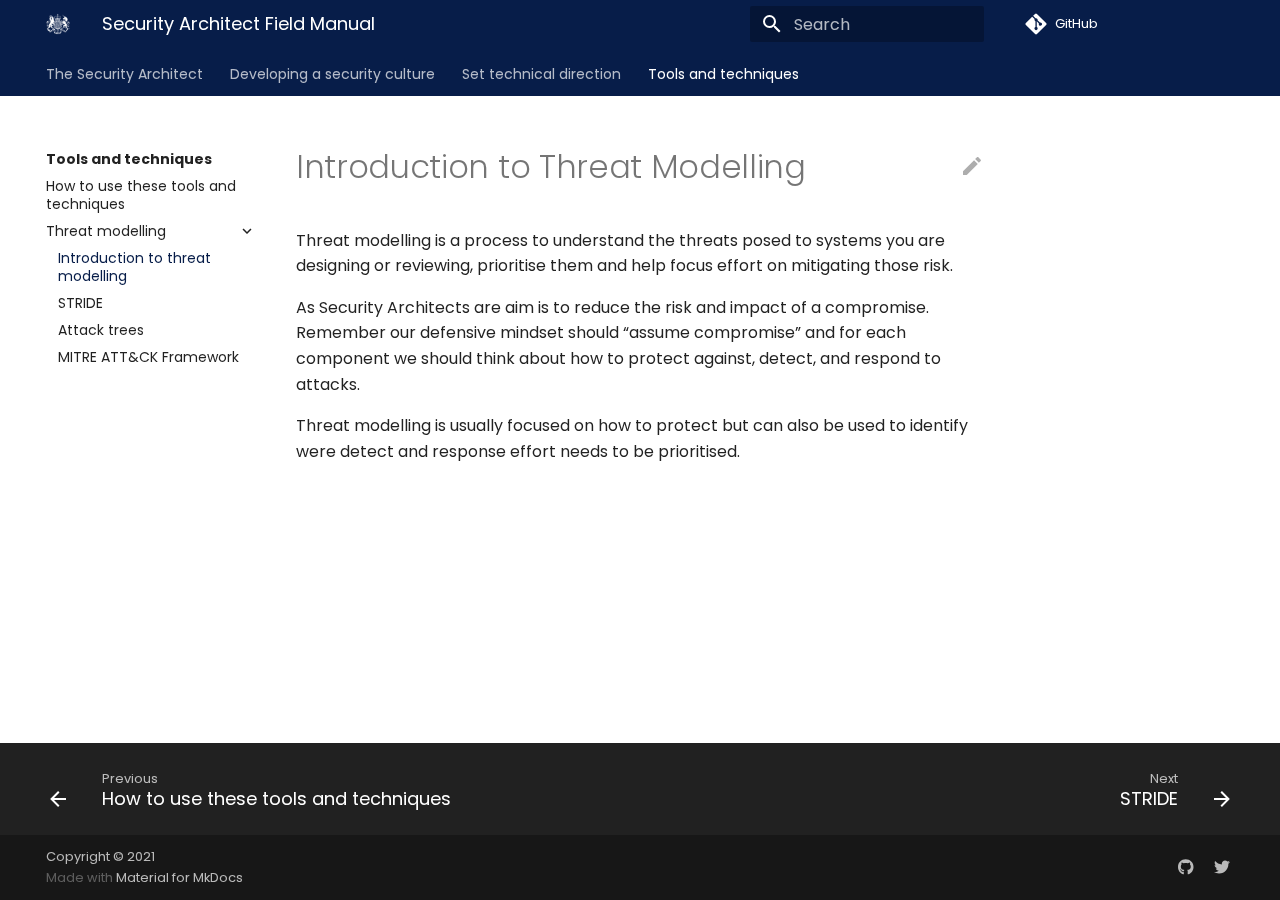
<file: security-architect-field-manual/tools-and-techniques/threat-modelling/introduction-to-threat-modelling/index.html>
<!doctype html><html lang=en class=no-js> <head><meta charset=utf-8><meta name=viewport content="width=device-width,initial-scale=1"><meta name=description content="The Security Architect Field Manual defines the security architecture practice then offers a set of tools and techniques to help build more secure systems."><link href=https://stu-h.github.io/security-architect-field-manual/tools-and-techniques/threat-modelling/introduction-to-threat-modelling/ rel=canonical><link rel=icon href=../../../assets/images/favicon.png><meta name=generator content="mkdocs-1.2.2, mkdocs-material-7.2.2"><title>Introduction to threat modelling - Security Architect Field Manual</title><link rel=stylesheet href=../../../assets/stylesheets/main.1118c9be.min.css><link rel=stylesheet href=../../../assets/stylesheets/palette.ba0d045b.min.css><link rel=preconnect href=https://fonts.gstatic.com crossorigin><link rel=stylesheet href="https://fonts.googleapis.com/css?family=Poppins:300,400,400i,700%7CRoboto+Mono&display=fallback"><style>:root{--md-text-font-family:"Poppins";--md-code-font-family:"Roboto Mono"}</style><link rel=stylesheet href=../../../stylesheets/extra.css></head> <body dir=ltr data-md-color-scheme=default data-md-color-primary data-md-color-accent> <script>function __prefix(e){return new URL("../../..",location).pathname+"."+e}function __get(e,t=localStorage){return JSON.parse(t.getItem(__prefix(e)))}</script> <script>var palette=__get("__palette");if(null!==palette&&"object"==typeof palette.color)for(var key in palette.color)document.body.setAttribute("data-md-color-"+key,palette.color[key])</script> <input class=md-toggle data-md-toggle=drawer type=checkbox id=__drawer autocomplete=off> <input class=md-toggle data-md-toggle=search type=checkbox id=__search autocomplete=off> <label class=md-overlay for=__drawer></label> <div data-md-component=skip> <a href=#introduction-to-threat-modelling class=md-skip> Skip to content </a> </div> <div data-md-component=announce> </div> <header class=md-header data-md-component=header> <nav class="md-header__inner md-grid" aria-label=Header> <a href=../../.. title="Security Architect Field Manual" class="md-header__button md-logo" aria-label="Security Architect Field Manual" data-md-component=logo> <img src=../../../assets/logo/NCSC.png alt=logo> </a> <label class="md-header__button md-icon" for=__drawer> <svg xmlns=http://www.w3.org/2000/svg viewbox="0 0 24 24"><path d="M3 6h18v2H3V6m0 5h18v2H3v-2m0 5h18v2H3v-2z"/></svg> </label> <div class=md-header__title data-md-component=header-title> <div class=md-header__ellipsis> <div class=md-header__topic> <span class=md-ellipsis> Security Architect Field Manual </span> </div> <div class=md-header__topic data-md-component=header-topic> <span class=md-ellipsis> Introduction to threat modelling </span> </div> </div> </div> <form class=md-header__option data-md-component=palette> <input class=md-option data-md-color-media data-md-color-scheme=default data-md-color-primary data-md-color-accent aria-hidden=true type=radio name=__palette id=__palette_1> </form> <label class="md-header__button md-icon" for=__search> <svg xmlns=http://www.w3.org/2000/svg viewbox="0 0 24 24"><path d="M9.5 3A6.5 6.5 0 0 1 16 9.5c0 1.61-.59 3.09-1.56 4.23l.27.27h.79l5 5-1.5 1.5-5-5v-.79l-.27-.27A6.516 6.516 0 0 1 9.5 16 6.5 6.5 0 0 1 3 9.5 6.5 6.5 0 0 1 9.5 3m0 2C7 5 5 7 5 9.5S7 14 9.5 14 14 12 14 9.5 12 5 9.5 5z"/></svg> </label> <div class=md-search data-md-component=search role=dialog> <label class=md-search__overlay for=__search></label> <div class=md-search__inner role=search> <form class=md-search__form name=search> <input type=text class=md-search__input name=query aria-label=Search placeholder=Search autocapitalize=off autocorrect=off autocomplete=off spellcheck=false data-md-component=search-query required> <label class="md-search__icon md-icon" for=__search> <svg xmlns=http://www.w3.org/2000/svg viewbox="0 0 24 24"><path d="M9.5 3A6.5 6.5 0 0 1 16 9.5c0 1.61-.59 3.09-1.56 4.23l.27.27h.79l5 5-1.5 1.5-5-5v-.79l-.27-.27A6.516 6.516 0 0 1 9.5 16 6.5 6.5 0 0 1 3 9.5 6.5 6.5 0 0 1 9.5 3m0 2C7 5 5 7 5 9.5S7 14 9.5 14 14 12 14 9.5 12 5 9.5 5z"/></svg> <svg xmlns=http://www.w3.org/2000/svg viewbox="0 0 24 24"><path d="M20 11v2H8l5.5 5.5-1.42 1.42L4.16 12l7.92-7.92L13.5 5.5 8 11h12z"/></svg> </label> <nav class=md-search__options aria-label=Search> <button type=reset class="md-search__icon md-icon" aria-label=Clear tabindex=-1> <svg xmlns=http://www.w3.org/2000/svg viewbox="0 0 24 24"><path d="M19 6.41 17.59 5 12 10.59 6.41 5 5 6.41 10.59 12 5 17.59 6.41 19 12 13.41 17.59 19 19 17.59 13.41 12 19 6.41z"/></svg> </button> </nav> </form> <div class=md-search__output> <div class=md-search__scrollwrap data-md-scrollfix> <div class=md-search-result data-md-component=search-result> <div class=md-search-result__meta> Initializing search </div> <ol class=md-search-result__list></ol> </div> </div> </div> </div> </div> <div class=md-header__source> <a href=https://github.com/stu-h/security-architect-field-manual/ title="Go to repository" class=md-source data-md-component=source> <div class="md-source__icon md-icon"> <svg xmlns=http://www.w3.org/2000/svg viewbox="0 0 448 512"><path d="M439.55 236.05 244 40.45a28.87 28.87 0 0 0-40.81 0l-40.66 40.63 51.52 51.52c27.06-9.14 52.68 16.77 43.39 43.68l49.66 49.66c34.23-11.8 61.18 31 35.47 56.69-26.49 26.49-70.21-2.87-56-37.34L240.22 199v121.85c25.3 12.54 22.26 41.85 9.08 55a34.34 34.34 0 0 1-48.55 0c-17.57-17.6-11.07-46.91 11.25-56v-123c-20.8-8.51-24.6-30.74-18.64-45L142.57 101 8.45 235.14a28.86 28.86 0 0 0 0 40.81l195.61 195.6a28.86 28.86 0 0 0 40.8 0l194.69-194.69a28.86 28.86 0 0 0 0-40.81z"/></svg> </div> <div class=md-source__repository> GitHub </div> </a> </div> </nav> </header> <div class=md-container data-md-component=container> <nav class=md-tabs aria-label=Tabs data-md-component=tabs> <div class="md-tabs__inner md-grid"> <ul class=md-tabs__list> <li class=md-tabs__item> <a href=../../../the-security-architect/what-is-security-architecture/ class=md-tabs__link> The Security Architect </a> </li> <li class=md-tabs__item> <a href=../../../develop-a-security-culture/set-core-tenets/ class=md-tabs__link> Developing a security culture </a> </li> <li class=md-tabs__item> <a href=../../../set-technical-direction/define-security-principles/ class=md-tabs__link> Set technical direction </a> </li> <li class=md-tabs__item> <a href=../../how-to-use-these-tools-and-techniques/ class="md-tabs__link md-tabs__link--active"> Tools and techniques </a> </li> </ul> </div> </nav> <main class=md-main data-md-component=main> <div class="md-main__inner md-grid"> <div class="md-sidebar md-sidebar--primary" data-md-component=sidebar data-md-type=navigation> <div class=md-sidebar__scrollwrap> <div class=md-sidebar__inner> <nav class="md-nav md-nav--primary md-nav--lifted" aria-label=Navigation data-md-level=0> <label class=md-nav__title for=__drawer> <a href=../../.. title="Security Architect Field Manual" class="md-nav__button md-logo" aria-label="Security Architect Field Manual" data-md-component=logo> <img src=../../../assets/logo/NCSC.png alt=logo> </a> Security Architect Field Manual </label> <div class=md-nav__source> <a href=https://github.com/stu-h/security-architect-field-manual/ title="Go to repository" class=md-source data-md-component=source> <div class="md-source__icon md-icon"> <svg xmlns=http://www.w3.org/2000/svg viewbox="0 0 448 512"><path d="M439.55 236.05 244 40.45a28.87 28.87 0 0 0-40.81 0l-40.66 40.63 51.52 51.52c27.06-9.14 52.68 16.77 43.39 43.68l49.66 49.66c34.23-11.8 61.18 31 35.47 56.69-26.49 26.49-70.21-2.87-56-37.34L240.22 199v121.85c25.3 12.54 22.26 41.85 9.08 55a34.34 34.34 0 0 1-48.55 0c-17.57-17.6-11.07-46.91 11.25-56v-123c-20.8-8.51-24.6-30.74-18.64-45L142.57 101 8.45 235.14a28.86 28.86 0 0 0 0 40.81l195.61 195.6a28.86 28.86 0 0 0 40.8 0l194.69-194.69a28.86 28.86 0 0 0 0-40.81z"/></svg> </div> <div class=md-source__repository> GitHub </div> </a> </div> <ul class=md-nav__list data-md-scrollfix> <li class="md-nav__item md-nav__item--nested"> <input class="md-nav__toggle md-toggle" data-md-toggle=__nav_1 type=checkbox id=__nav_1> <label class=md-nav__link for=__nav_1> The Security Architect <span class="md-nav__icon md-icon"></span> </label> <nav class=md-nav aria-label="The Security Architect" data-md-level=1> <label class=md-nav__title for=__nav_1> <span class="md-nav__icon md-icon"></span> The Security Architect </label> <ul class=md-nav__list data-md-scrollfix> <li class=md-nav__item> <a href=../../../the-security-architect/what-is-security-architecture/ class=md-nav__link> What is Security Architecture </a> </li> <li class=md-nav__item> <a href=../../../the-security-architect/what-is-a-security-architect/ class=md-nav__link> What is a Security Architect </a> </li> <li class=md-nav__item> <a href=../../../the-security-architect/mindset-of-a-security-architect/ class=md-nav__link> Mindset of a Security Architect </a> </li> <li class=md-nav__item> <a href=../../../the-security-architect/skills-and-qualities-of-a-security-architect/ class=md-nav__link> Skills and qualities of a Security Architect </a> </li> </ul> </nav> </li> <li class="md-nav__item md-nav__item--nested"> <input class="md-nav__toggle md-toggle" data-md-toggle=__nav_2 type=checkbox id=__nav_2> <label class=md-nav__link for=__nav_2> Developing a security culture <span class="md-nav__icon md-icon"></span> </label> <nav class=md-nav aria-label="Developing a security culture" data-md-level=1> <label class=md-nav__title for=__nav_2> <span class="md-nav__icon md-icon"></span> Developing a security culture </label> <ul class=md-nav__list data-md-scrollfix> <li class=md-nav__item> <a href=../../../develop-a-security-culture/set-core-tenets/ class=md-nav__link> Set core tenets </a> </li> <li class=md-nav__item> <a href=../../../develop-a-security-culture/define-unacceptable-outcomes/ class=md-nav__link> Define unacceptable outcomes </a> </li> </ul> </nav> </li> <li class="md-nav__item md-nav__item--nested"> <input class="md-nav__toggle md-toggle" data-md-toggle=__nav_3 type=checkbox id=__nav_3> <label class=md-nav__link for=__nav_3> Set technical direction <span class="md-nav__icon md-icon"></span> </label> <nav class=md-nav aria-label="Set technical direction" data-md-level=1> <label class=md-nav__title for=__nav_3> <span class="md-nav__icon md-icon"></span> Set technical direction </label> <ul class=md-nav__list data-md-scrollfix> <li class=md-nav__item> <a href=../../../set-technical-direction/define-security-principles/ class=md-nav__link> Define Security Principles </a> </li> </ul> </nav> </li> <li class="md-nav__item md-nav__item--active md-nav__item--nested"> <input class="md-nav__toggle md-toggle" data-md-toggle=__nav_4 type=checkbox id=__nav_4 checked> <label class=md-nav__link for=__nav_4> Tools and techniques <span class="md-nav__icon md-icon"></span> </label> <nav class=md-nav aria-label="Tools and techniques" data-md-level=1> <label class=md-nav__title for=__nav_4> <span class="md-nav__icon md-icon"></span> Tools and techniques </label> <ul class=md-nav__list data-md-scrollfix> <li class=md-nav__item> <a href=../../how-to-use-these-tools-and-techniques/ class=md-nav__link> How to use these tools and techniques </a> </li> <li class="md-nav__item md-nav__item--active md-nav__item--nested"> <input class="md-nav__toggle md-toggle" data-md-toggle=__nav_4_2 type=checkbox id=__nav_4_2 checked> <label class=md-nav__link for=__nav_4_2> Threat modelling <span class="md-nav__icon md-icon"></span> </label> <nav class=md-nav aria-label="Threat modelling" data-md-level=2> <label class=md-nav__title for=__nav_4_2> <span class="md-nav__icon md-icon"></span> Threat modelling </label> <ul class=md-nav__list data-md-scrollfix> <li class="md-nav__item md-nav__item--active"> <input class="md-nav__toggle md-toggle" data-md-toggle=toc type=checkbox id=__toc> <a href=./ class="md-nav__link md-nav__link--active"> Introduction to threat modelling </a> </li> <li class=md-nav__item> <a href=../stride/ class=md-nav__link> STRIDE </a> </li> <li class=md-nav__item> <a href=../attack-trees/ class=md-nav__link> Attack trees </a> </li> <li class=md-nav__item> <a href=../mitre-attack-framework/ class=md-nav__link> MITRE ATT&CK Framework </a> </li> </ul> </nav> </li> </ul> </nav> </li> </ul> </nav> </div> </div> </div> <div class="md-sidebar md-sidebar--secondary" data-md-component=sidebar data-md-type=toc> <div class=md-sidebar__scrollwrap> <div class=md-sidebar__inner> <nav class="md-nav md-nav--secondary" aria-label="Table of contents"> </nav> </div> </div> </div> <div class=md-content data-md-component=content> <article class="md-content__inner md-typeset"> <a href=https://github.com/stu-h/security-architect-field-manual/tree/master/docs/src/markdown/tools-and-techniques/threat-modelling/introduction-to-threat-modelling.md title="Edit this page" class="md-content__button md-icon"> <svg xmlns=http://www.w3.org/2000/svg viewbox="0 0 24 24"><path d="M20.71 7.04c.39-.39.39-1.04 0-1.41l-2.34-2.34c-.37-.39-1.02-.39-1.41 0l-1.84 1.83 3.75 3.75M3 17.25V21h3.75L17.81 9.93l-3.75-3.75L3 17.25z"/></svg> </a> <h1 id=introduction-to-threat-modelling>Introduction to Threat Modelling<a class=headerlink href=#introduction-to-threat-modelling title="Permanent link"></a></h1> <p>Threat modelling is a process to understand the threats posed to systems you are designing or reviewing, prioritise them and help focus effort on mitigating those risk.</p> <p>As Security Architects are aim is to reduce the risk and impact of a compromise. Remember our defensive mindset should “assume compromise” and for each component we should think about how to protect against, detect, and respond to attacks. </p> <p>Threat modelling is usually focused on how to protect but can also be used to identify were detect and response effort needs to be prioritised.</p> </article> </div> </div> </main> <footer class=md-footer> <nav class="md-footer__inner md-grid" aria-label=Footer> <a href=../../how-to-use-these-tools-and-techniques/ class="md-footer__link md-footer__link--prev" aria-label="Previous: How to use these tools and techniques" rel=prev> <div class="md-footer__button md-icon"> <svg xmlns=http://www.w3.org/2000/svg viewbox="0 0 24 24"><path d="M20 11v2H8l5.5 5.5-1.42 1.42L4.16 12l7.92-7.92L13.5 5.5 8 11h12z"/></svg> </div> <div class=md-footer__title> <div class=md-ellipsis> <span class=md-footer__direction> Previous </span> How to use these tools and techniques </div> </div> </a> <a href=../stride/ class="md-footer__link md-footer__link--next" aria-label="Next: STRIDE" rel=next> <div class=md-footer__title> <div class=md-ellipsis> <span class=md-footer__direction> Next </span> STRIDE </div> </div> <div class="md-footer__button md-icon"> <svg xmlns=http://www.w3.org/2000/svg viewbox="0 0 24 24"><path d="M4 11v2h12l-5.5 5.5 1.42 1.42L19.84 12l-7.92-7.92L10.5 5.5 16 11H4z"/></svg> </div> </a> </nav> <div class="md-footer-meta md-typeset"> <div class="md-footer-meta__inner md-grid"> <div class=md-footer-copyright> <div class=md-footer-copyright__highlight> Copyright &copy; 2021 </div> Made with <a href=https://squidfunk.github.io/mkdocs-material/ target=_blank rel=noopener> Material for MkDocs </a> </div> <div class=md-footer-social> <a href=https://github.com/ukncsc target=_blank rel=noopener title=github.com class=md-footer-social__link> <svg xmlns=http://www.w3.org/2000/svg viewbox="0 0 496 512"><path d="M165.9 397.4c0 2-2.3 3.6-5.2 3.6-3.3.3-5.6-1.3-5.6-3.6 0-2 2.3-3.6 5.2-3.6 3-.3 5.6 1.3 5.6 3.6zm-31.1-4.5c-.7 2 1.3 4.3 4.3 4.9 2.6 1 5.6 0 6.2-2s-1.3-4.3-4.3-5.2c-2.6-.7-5.5.3-6.2 2.3zm44.2-1.7c-2.9.7-4.9 2.6-4.6 4.9.3 2 2.9 3.3 5.9 2.6 2.9-.7 4.9-2.6 4.6-4.6-.3-1.9-3-3.2-5.9-2.9zM244.8 8C106.1 8 0 113.3 0 252c0 110.9 69.8 205.8 169.5 239.2 12.8 2.3 17.3-5.6 17.3-12.1 0-6.2-.3-40.4-.3-61.4 0 0-70 15-84.7-29.8 0 0-11.4-29.1-27.8-36.6 0 0-22.9-15.7 1.6-15.4 0 0 24.9 2 38.6 25.8 21.9 38.6 58.6 27.5 72.9 20.9 2.3-16 8.8-27.1 16-33.7-55.9-6.2-112.3-14.3-112.3-110.5 0-27.5 7.6-41.3 23.6-58.9-2.6-6.5-11.1-33.3 2.6-67.9 20.9-6.5 69 27 69 27 20-5.6 41.5-8.5 62.8-8.5s42.8 2.9 62.8 8.5c0 0 48.1-33.6 69-27 13.7 34.7 5.2 61.4 2.6 67.9 16 17.7 25.8 31.5 25.8 58.9 0 96.5-58.9 104.2-114.8 110.5 9.2 7.9 17 22.9 17 46.4 0 33.7-.3 75.4-.3 83.6 0 6.5 4.6 14.4 17.3 12.1C428.2 457.8 496 362.9 496 252 496 113.3 383.5 8 244.8 8zM97.2 352.9c-1.3 1-1 3.3.7 5.2 1.6 1.6 3.9 2.3 5.2 1 1.3-1 1-3.3-.7-5.2-1.6-1.6-3.9-2.3-5.2-1zm-10.8-8.1c-.7 1.3.3 2.9 2.3 3.9 1.6 1 3.6.7 4.3-.7.7-1.3-.3-2.9-2.3-3.9-2-.6-3.6-.3-4.3.7zm32.4 35.6c-1.6 1.3-1 4.3 1.3 6.2 2.3 2.3 5.2 2.6 6.5 1 1.3-1.3.7-4.3-1.3-6.2-2.2-2.3-5.2-2.6-6.5-1zm-11.4-14.7c-1.6 1-1.6 3.6 0 5.9 1.6 2.3 4.3 3.3 5.6 2.3 1.6-1.3 1.6-3.9 0-6.2-1.4-2.3-4-3.3-5.6-2z"/></svg> </a> <a href=https://twitter.com/ncsc target=_blank rel=noopener title=twitter.com class=md-footer-social__link> <svg xmlns=http://www.w3.org/2000/svg viewbox="0 0 512 512"><path d="M459.37 151.716c.325 4.548.325 9.097.325 13.645 0 138.72-105.583 298.558-298.558 298.558-59.452 0-114.68-17.219-161.137-47.106 8.447.974 16.568 1.299 25.34 1.299 49.055 0 94.213-16.568 130.274-44.832-46.132-.975-84.792-31.188-98.112-72.772 6.498.974 12.995 1.624 19.818 1.624 9.421 0 18.843-1.3 27.614-3.573-48.081-9.747-84.143-51.98-84.143-102.985v-1.299c13.969 7.797 30.214 12.67 47.431 13.319-28.264-18.843-46.781-51.005-46.781-87.391 0-19.492 5.197-37.36 14.294-52.954 51.655 63.675 129.3 105.258 216.365 109.807-1.624-7.797-2.599-15.918-2.599-24.04 0-57.828 46.782-104.934 104.934-104.934 30.213 0 57.502 12.67 76.67 33.137 23.715-4.548 46.456-13.32 66.599-25.34-7.798 24.366-24.366 44.833-46.132 57.827 21.117-2.273 41.584-8.122 60.426-16.243-14.292 20.791-32.161 39.308-52.628 54.253z"/></svg> </a> </div> </div> </div> </footer> </div> <div class=md-dialog data-md-component=dialog> <div class="md-dialog__inner md-typeset"></div> </div> <script id=__config type=application/json>{"base": "../../..", "features": ["navigation.tabs"], "translations": {"clipboard.copy": "Copy to clipboard", "clipboard.copied": "Copied to clipboard", "search.config.lang": "en", "search.config.pipeline": "trimmer, stopWordFilter", "search.config.separator": "[\\s\\-]+", "search.placeholder": "Search", "search.result.placeholder": "Type to start searching", "search.result.none": "No matching documents", "search.result.one": "1 matching document", "search.result.other": "# matching documents", "search.result.more.one": "1 more on this page", "search.result.more.other": "# more on this page", "search.result.term.missing": "Missing", "select.version.title": "Select version"}, "search": "../../../assets/javascripts/workers/search.709b4209.min.js", "version": null}</script> <script src=../../../assets/javascripts/bundle.2b46852b.min.js></script> </body> </html>
</file>
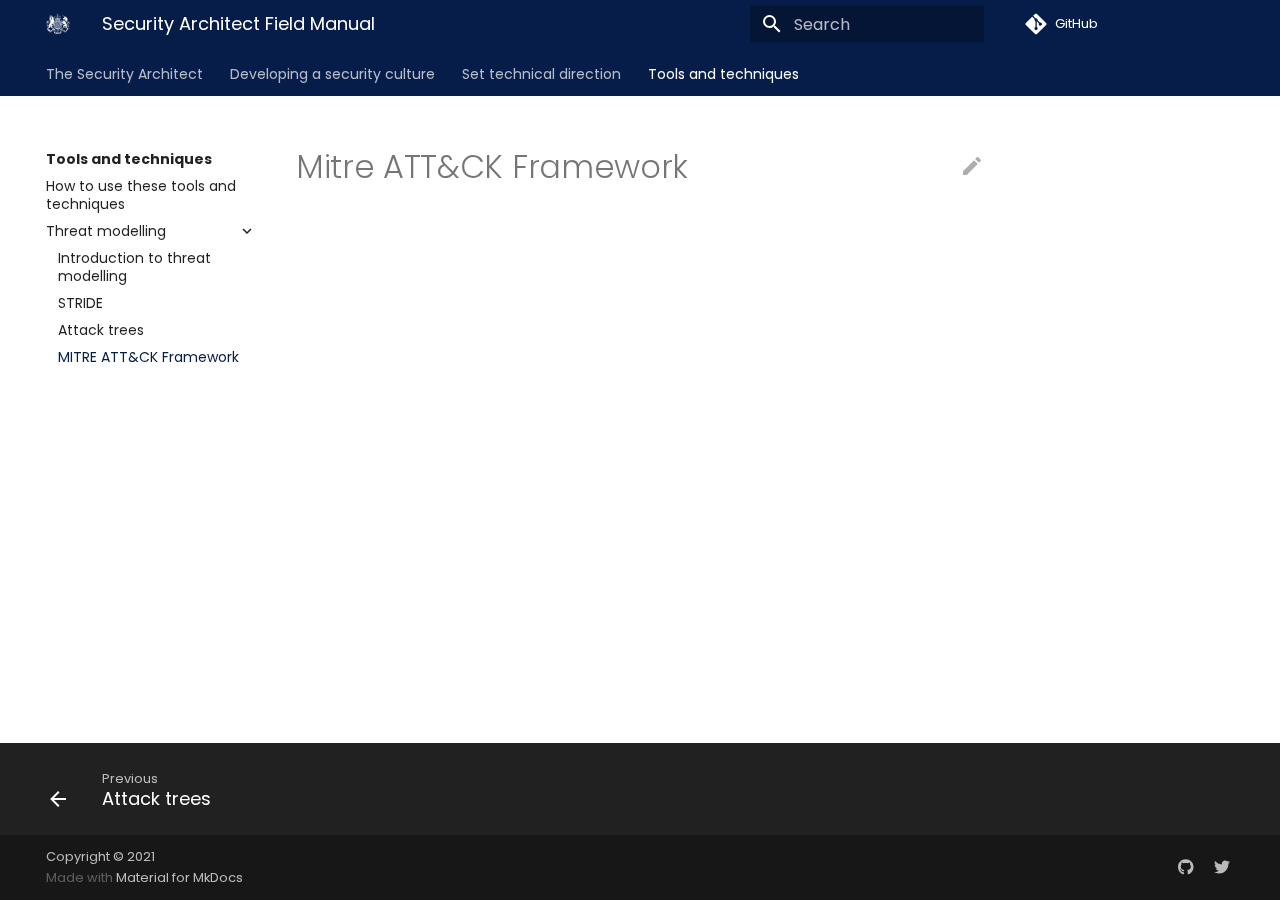
<file: security-architect-field-manual/tools-and-techniques/threat-modelling/mitre-attack-framework/index.html>
<!doctype html><html lang=en class=no-js> <head><meta charset=utf-8><meta name=viewport content="width=device-width,initial-scale=1"><meta name=description content="The Security Architect Field Manual defines the security architecture practice then offers a set of tools and techniques to help build more secure systems."><link href=https://stu-h.github.io/security-architect-field-manual/tools-and-techniques/threat-modelling/mitre-attack-framework/ rel=canonical><link rel=icon href=../../../assets/images/favicon.png><meta name=generator content="mkdocs-1.2.2, mkdocs-material-7.2.2"><title>MITRE ATT&CK Framework - Security Architect Field Manual</title><link rel=stylesheet href=../../../assets/stylesheets/main.1118c9be.min.css><link rel=stylesheet href=../../../assets/stylesheets/palette.ba0d045b.min.css><link rel=preconnect href=https://fonts.gstatic.com crossorigin><link rel=stylesheet href="https://fonts.googleapis.com/css?family=Poppins:300,400,400i,700%7CRoboto+Mono&display=fallback"><style>:root{--md-text-font-family:"Poppins";--md-code-font-family:"Roboto Mono"}</style><link rel=stylesheet href=../../../stylesheets/extra.css></head> <body dir=ltr data-md-color-scheme=default data-md-color-primary data-md-color-accent> <script>function __prefix(e){return new URL("../../..",location).pathname+"."+e}function __get(e,t=localStorage){return JSON.parse(t.getItem(__prefix(e)))}</script> <script>var palette=__get("__palette");if(null!==palette&&"object"==typeof palette.color)for(var key in palette.color)document.body.setAttribute("data-md-color-"+key,palette.color[key])</script> <input class=md-toggle data-md-toggle=drawer type=checkbox id=__drawer autocomplete=off> <input class=md-toggle data-md-toggle=search type=checkbox id=__search autocomplete=off> <label class=md-overlay for=__drawer></label> <div data-md-component=skip> <a href=#mitre-attck-framework class=md-skip> Skip to content </a> </div> <div data-md-component=announce> </div> <header class=md-header data-md-component=header> <nav class="md-header__inner md-grid" aria-label=Header> <a href=../../.. title="Security Architect Field Manual" class="md-header__button md-logo" aria-label="Security Architect Field Manual" data-md-component=logo> <img src=../../../assets/logo/NCSC.png alt=logo> </a> <label class="md-header__button md-icon" for=__drawer> <svg xmlns=http://www.w3.org/2000/svg viewbox="0 0 24 24"><path d="M3 6h18v2H3V6m0 5h18v2H3v-2m0 5h18v2H3v-2z"/></svg> </label> <div class=md-header__title data-md-component=header-title> <div class=md-header__ellipsis> <div class=md-header__topic> <span class=md-ellipsis> Security Architect Field Manual </span> </div> <div class=md-header__topic data-md-component=header-topic> <span class=md-ellipsis> MITRE ATT&CK Framework </span> </div> </div> </div> <form class=md-header__option data-md-component=palette> <input class=md-option data-md-color-media data-md-color-scheme=default data-md-color-primary data-md-color-accent aria-hidden=true type=radio name=__palette id=__palette_1> </form> <label class="md-header__button md-icon" for=__search> <svg xmlns=http://www.w3.org/2000/svg viewbox="0 0 24 24"><path d="M9.5 3A6.5 6.5 0 0 1 16 9.5c0 1.61-.59 3.09-1.56 4.23l.27.27h.79l5 5-1.5 1.5-5-5v-.79l-.27-.27A6.516 6.516 0 0 1 9.5 16 6.5 6.5 0 0 1 3 9.5 6.5 6.5 0 0 1 9.5 3m0 2C7 5 5 7 5 9.5S7 14 9.5 14 14 12 14 9.5 12 5 9.5 5z"/></svg> </label> <div class=md-search data-md-component=search role=dialog> <label class=md-search__overlay for=__search></label> <div class=md-search__inner role=search> <form class=md-search__form name=search> <input type=text class=md-search__input name=query aria-label=Search placeholder=Search autocapitalize=off autocorrect=off autocomplete=off spellcheck=false data-md-component=search-query required> <label class="md-search__icon md-icon" for=__search> <svg xmlns=http://www.w3.org/2000/svg viewbox="0 0 24 24"><path d="M9.5 3A6.5 6.5 0 0 1 16 9.5c0 1.61-.59 3.09-1.56 4.23l.27.27h.79l5 5-1.5 1.5-5-5v-.79l-.27-.27A6.516 6.516 0 0 1 9.5 16 6.5 6.5 0 0 1 3 9.5 6.5 6.5 0 0 1 9.5 3m0 2C7 5 5 7 5 9.5S7 14 9.5 14 14 12 14 9.5 12 5 9.5 5z"/></svg> <svg xmlns=http://www.w3.org/2000/svg viewbox="0 0 24 24"><path d="M20 11v2H8l5.5 5.5-1.42 1.42L4.16 12l7.92-7.92L13.5 5.5 8 11h12z"/></svg> </label> <nav class=md-search__options aria-label=Search> <button type=reset class="md-search__icon md-icon" aria-label=Clear tabindex=-1> <svg xmlns=http://www.w3.org/2000/svg viewbox="0 0 24 24"><path d="M19 6.41 17.59 5 12 10.59 6.41 5 5 6.41 10.59 12 5 17.59 6.41 19 12 13.41 17.59 19 19 17.59 13.41 12 19 6.41z"/></svg> </button> </nav> </form> <div class=md-search__output> <div class=md-search__scrollwrap data-md-scrollfix> <div class=md-search-result data-md-component=search-result> <div class=md-search-result__meta> Initializing search </div> <ol class=md-search-result__list></ol> </div> </div> </div> </div> </div> <div class=md-header__source> <a href=https://github.com/stu-h/security-architect-field-manual/ title="Go to repository" class=md-source data-md-component=source> <div class="md-source__icon md-icon"> <svg xmlns=http://www.w3.org/2000/svg viewbox="0 0 448 512"><path d="M439.55 236.05 244 40.45a28.87 28.87 0 0 0-40.81 0l-40.66 40.63 51.52 51.52c27.06-9.14 52.68 16.77 43.39 43.68l49.66 49.66c34.23-11.8 61.18 31 35.47 56.69-26.49 26.49-70.21-2.87-56-37.34L240.22 199v121.85c25.3 12.54 22.26 41.85 9.08 55a34.34 34.34 0 0 1-48.55 0c-17.57-17.6-11.07-46.91 11.25-56v-123c-20.8-8.51-24.6-30.74-18.64-45L142.57 101 8.45 235.14a28.86 28.86 0 0 0 0 40.81l195.61 195.6a28.86 28.86 0 0 0 40.8 0l194.69-194.69a28.86 28.86 0 0 0 0-40.81z"/></svg> </div> <div class=md-source__repository> GitHub </div> </a> </div> </nav> </header> <div class=md-container data-md-component=container> <nav class=md-tabs aria-label=Tabs data-md-component=tabs> <div class="md-tabs__inner md-grid"> <ul class=md-tabs__list> <li class=md-tabs__item> <a href=../../../the-security-architect/what-is-security-architecture/ class=md-tabs__link> The Security Architect </a> </li> <li class=md-tabs__item> <a href=../../../develop-a-security-culture/set-core-tenets/ class=md-tabs__link> Developing a security culture </a> </li> <li class=md-tabs__item> <a href=../../../set-technical-direction/define-security-principles/ class=md-tabs__link> Set technical direction </a> </li> <li class=md-tabs__item> <a href=../../how-to-use-these-tools-and-techniques/ class="md-tabs__link md-tabs__link--active"> Tools and techniques </a> </li> </ul> </div> </nav> <main class=md-main data-md-component=main> <div class="md-main__inner md-grid"> <div class="md-sidebar md-sidebar--primary" data-md-component=sidebar data-md-type=navigation> <div class=md-sidebar__scrollwrap> <div class=md-sidebar__inner> <nav class="md-nav md-nav--primary md-nav--lifted" aria-label=Navigation data-md-level=0> <label class=md-nav__title for=__drawer> <a href=../../.. title="Security Architect Field Manual" class="md-nav__button md-logo" aria-label="Security Architect Field Manual" data-md-component=logo> <img src=../../../assets/logo/NCSC.png alt=logo> </a> Security Architect Field Manual </label> <div class=md-nav__source> <a href=https://github.com/stu-h/security-architect-field-manual/ title="Go to repository" class=md-source data-md-component=source> <div class="md-source__icon md-icon"> <svg xmlns=http://www.w3.org/2000/svg viewbox="0 0 448 512"><path d="M439.55 236.05 244 40.45a28.87 28.87 0 0 0-40.81 0l-40.66 40.63 51.52 51.52c27.06-9.14 52.68 16.77 43.39 43.68l49.66 49.66c34.23-11.8 61.18 31 35.47 56.69-26.49 26.49-70.21-2.87-56-37.34L240.22 199v121.85c25.3 12.54 22.26 41.85 9.08 55a34.34 34.34 0 0 1-48.55 0c-17.57-17.6-11.07-46.91 11.25-56v-123c-20.8-8.51-24.6-30.74-18.64-45L142.57 101 8.45 235.14a28.86 28.86 0 0 0 0 40.81l195.61 195.6a28.86 28.86 0 0 0 40.8 0l194.69-194.69a28.86 28.86 0 0 0 0-40.81z"/></svg> </div> <div class=md-source__repository> GitHub </div> </a> </div> <ul class=md-nav__list data-md-scrollfix> <li class="md-nav__item md-nav__item--nested"> <input class="md-nav__toggle md-toggle" data-md-toggle=__nav_1 type=checkbox id=__nav_1> <label class=md-nav__link for=__nav_1> The Security Architect <span class="md-nav__icon md-icon"></span> </label> <nav class=md-nav aria-label="The Security Architect" data-md-level=1> <label class=md-nav__title for=__nav_1> <span class="md-nav__icon md-icon"></span> The Security Architect </label> <ul class=md-nav__list data-md-scrollfix> <li class=md-nav__item> <a href=../../../the-security-architect/what-is-security-architecture/ class=md-nav__link> What is Security Architecture </a> </li> <li class=md-nav__item> <a href=../../../the-security-architect/what-is-a-security-architect/ class=md-nav__link> What is a Security Architect </a> </li> <li class=md-nav__item> <a href=../../../the-security-architect/mindset-of-a-security-architect/ class=md-nav__link> Mindset of a Security Architect </a> </li> <li class=md-nav__item> <a href=../../../the-security-architect/skills-and-qualities-of-a-security-architect/ class=md-nav__link> Skills and qualities of a Security Architect </a> </li> </ul> </nav> </li> <li class="md-nav__item md-nav__item--nested"> <input class="md-nav__toggle md-toggle" data-md-toggle=__nav_2 type=checkbox id=__nav_2> <label class=md-nav__link for=__nav_2> Developing a security culture <span class="md-nav__icon md-icon"></span> </label> <nav class=md-nav aria-label="Developing a security culture" data-md-level=1> <label class=md-nav__title for=__nav_2> <span class="md-nav__icon md-icon"></span> Developing a security culture </label> <ul class=md-nav__list data-md-scrollfix> <li class=md-nav__item> <a href=../../../develop-a-security-culture/set-core-tenets/ class=md-nav__link> Set core tenets </a> </li> <li class=md-nav__item> <a href=../../../develop-a-security-culture/define-unacceptable-outcomes/ class=md-nav__link> Define unacceptable outcomes </a> </li> </ul> </nav> </li> <li class="md-nav__item md-nav__item--nested"> <input class="md-nav__toggle md-toggle" data-md-toggle=__nav_3 type=checkbox id=__nav_3> <label class=md-nav__link for=__nav_3> Set technical direction <span class="md-nav__icon md-icon"></span> </label> <nav class=md-nav aria-label="Set technical direction" data-md-level=1> <label class=md-nav__title for=__nav_3> <span class="md-nav__icon md-icon"></span> Set technical direction </label> <ul class=md-nav__list data-md-scrollfix> <li class=md-nav__item> <a href=../../../set-technical-direction/define-security-principles/ class=md-nav__link> Define Security Principles </a> </li> </ul> </nav> </li> <li class="md-nav__item md-nav__item--active md-nav__item--nested"> <input class="md-nav__toggle md-toggle" data-md-toggle=__nav_4 type=checkbox id=__nav_4 checked> <label class=md-nav__link for=__nav_4> Tools and techniques <span class="md-nav__icon md-icon"></span> </label> <nav class=md-nav aria-label="Tools and techniques" data-md-level=1> <label class=md-nav__title for=__nav_4> <span class="md-nav__icon md-icon"></span> Tools and techniques </label> <ul class=md-nav__list data-md-scrollfix> <li class=md-nav__item> <a href=../../how-to-use-these-tools-and-techniques/ class=md-nav__link> How to use these tools and techniques </a> </li> <li class="md-nav__item md-nav__item--active md-nav__item--nested"> <input class="md-nav__toggle md-toggle" data-md-toggle=__nav_4_2 type=checkbox id=__nav_4_2 checked> <label class=md-nav__link for=__nav_4_2> Threat modelling <span class="md-nav__icon md-icon"></span> </label> <nav class=md-nav aria-label="Threat modelling" data-md-level=2> <label class=md-nav__title for=__nav_4_2> <span class="md-nav__icon md-icon"></span> Threat modelling </label> <ul class=md-nav__list data-md-scrollfix> <li class=md-nav__item> <a href=../introduction-to-threat-modelling/ class=md-nav__link> Introduction to threat modelling </a> </li> <li class=md-nav__item> <a href=../stride/ class=md-nav__link> STRIDE </a> </li> <li class=md-nav__item> <a href=../attack-trees/ class=md-nav__link> Attack trees </a> </li> <li class="md-nav__item md-nav__item--active"> <input class="md-nav__toggle md-toggle" data-md-toggle=toc type=checkbox id=__toc> <a href=./ class="md-nav__link md-nav__link--active"> MITRE ATT&CK Framework </a> </li> </ul> </nav> </li> </ul> </nav> </li> </ul> </nav> </div> </div> </div> <div class="md-sidebar md-sidebar--secondary" data-md-component=sidebar data-md-type=toc> <div class=md-sidebar__scrollwrap> <div class=md-sidebar__inner> <nav class="md-nav md-nav--secondary" aria-label="Table of contents"> </nav> </div> </div> </div> <div class=md-content data-md-component=content> <article class="md-content__inner md-typeset"> <a href=https://github.com/stu-h/security-architect-field-manual/tree/master/docs/src/markdown/tools-and-techniques/threat-modelling/mitre-attack-framework.md title="Edit this page" class="md-content__button md-icon"> <svg xmlns=http://www.w3.org/2000/svg viewbox="0 0 24 24"><path d="M20.71 7.04c.39-.39.39-1.04 0-1.41l-2.34-2.34c-.37-.39-1.02-.39-1.41 0l-1.84 1.83 3.75 3.75M3 17.25V21h3.75L17.81 9.93l-3.75-3.75L3 17.25z"/></svg> </a> <h1 id=mitre-attck-framework>Mitre ATT&amp;CK Framework<a class=headerlink href=#mitre-attck-framework title="Permanent link"></a></h1> </article> </div> </div> </main> <footer class=md-footer> <nav class="md-footer__inner md-grid" aria-label=Footer> <a href=../attack-trees/ class="md-footer__link md-footer__link--prev" aria-label="Previous: Attack trees" rel=prev> <div class="md-footer__button md-icon"> <svg xmlns=http://www.w3.org/2000/svg viewbox="0 0 24 24"><path d="M20 11v2H8l5.5 5.5-1.42 1.42L4.16 12l7.92-7.92L13.5 5.5 8 11h12z"/></svg> </div> <div class=md-footer__title> <div class=md-ellipsis> <span class=md-footer__direction> Previous </span> Attack trees </div> </div> </a> </nav> <div class="md-footer-meta md-typeset"> <div class="md-footer-meta__inner md-grid"> <div class=md-footer-copyright> <div class=md-footer-copyright__highlight> Copyright &copy; 2021 </div> Made with <a href=https://squidfunk.github.io/mkdocs-material/ target=_blank rel=noopener> Material for MkDocs </a> </div> <div class=md-footer-social> <a href=https://github.com/ukncsc target=_blank rel=noopener title=github.com class=md-footer-social__link> <svg xmlns=http://www.w3.org/2000/svg viewbox="0 0 496 512"><path d="M165.9 397.4c0 2-2.3 3.6-5.2 3.6-3.3.3-5.6-1.3-5.6-3.6 0-2 2.3-3.6 5.2-3.6 3-.3 5.6 1.3 5.6 3.6zm-31.1-4.5c-.7 2 1.3 4.3 4.3 4.9 2.6 1 5.6 0 6.2-2s-1.3-4.3-4.3-5.2c-2.6-.7-5.5.3-6.2 2.3zm44.2-1.7c-2.9.7-4.9 2.6-4.6 4.9.3 2 2.9 3.3 5.9 2.6 2.9-.7 4.9-2.6 4.6-4.6-.3-1.9-3-3.2-5.9-2.9zM244.8 8C106.1 8 0 113.3 0 252c0 110.9 69.8 205.8 169.5 239.2 12.8 2.3 17.3-5.6 17.3-12.1 0-6.2-.3-40.4-.3-61.4 0 0-70 15-84.7-29.8 0 0-11.4-29.1-27.8-36.6 0 0-22.9-15.7 1.6-15.4 0 0 24.9 2 38.6 25.8 21.9 38.6 58.6 27.5 72.9 20.9 2.3-16 8.8-27.1 16-33.7-55.9-6.2-112.3-14.3-112.3-110.5 0-27.5 7.6-41.3 23.6-58.9-2.6-6.5-11.1-33.3 2.6-67.9 20.9-6.5 69 27 69 27 20-5.6 41.5-8.5 62.8-8.5s42.8 2.9 62.8 8.5c0 0 48.1-33.6 69-27 13.7 34.7 5.2 61.4 2.6 67.9 16 17.7 25.8 31.5 25.8 58.9 0 96.5-58.9 104.2-114.8 110.5 9.2 7.9 17 22.9 17 46.4 0 33.7-.3 75.4-.3 83.6 0 6.5 4.6 14.4 17.3 12.1C428.2 457.8 496 362.9 496 252 496 113.3 383.5 8 244.8 8zM97.2 352.9c-1.3 1-1 3.3.7 5.2 1.6 1.6 3.9 2.3 5.2 1 1.3-1 1-3.3-.7-5.2-1.6-1.6-3.9-2.3-5.2-1zm-10.8-8.1c-.7 1.3.3 2.9 2.3 3.9 1.6 1 3.6.7 4.3-.7.7-1.3-.3-2.9-2.3-3.9-2-.6-3.6-.3-4.3.7zm32.4 35.6c-1.6 1.3-1 4.3 1.3 6.2 2.3 2.3 5.2 2.6 6.5 1 1.3-1.3.7-4.3-1.3-6.2-2.2-2.3-5.2-2.6-6.5-1zm-11.4-14.7c-1.6 1-1.6 3.6 0 5.9 1.6 2.3 4.3 3.3 5.6 2.3 1.6-1.3 1.6-3.9 0-6.2-1.4-2.3-4-3.3-5.6-2z"/></svg> </a> <a href=https://twitter.com/ncsc target=_blank rel=noopener title=twitter.com class=md-footer-social__link> <svg xmlns=http://www.w3.org/2000/svg viewbox="0 0 512 512"><path d="M459.37 151.716c.325 4.548.325 9.097.325 13.645 0 138.72-105.583 298.558-298.558 298.558-59.452 0-114.68-17.219-161.137-47.106 8.447.974 16.568 1.299 25.34 1.299 49.055 0 94.213-16.568 130.274-44.832-46.132-.975-84.792-31.188-98.112-72.772 6.498.974 12.995 1.624 19.818 1.624 9.421 0 18.843-1.3 27.614-3.573-48.081-9.747-84.143-51.98-84.143-102.985v-1.299c13.969 7.797 30.214 12.67 47.431 13.319-28.264-18.843-46.781-51.005-46.781-87.391 0-19.492 5.197-37.36 14.294-52.954 51.655 63.675 129.3 105.258 216.365 109.807-1.624-7.797-2.599-15.918-2.599-24.04 0-57.828 46.782-104.934 104.934-104.934 30.213 0 57.502 12.67 76.67 33.137 23.715-4.548 46.456-13.32 66.599-25.34-7.798 24.366-24.366 44.833-46.132 57.827 21.117-2.273 41.584-8.122 60.426-16.243-14.292 20.791-32.161 39.308-52.628 54.253z"/></svg> </a> </div> </div> </div> </footer> </div> <div class=md-dialog data-md-component=dialog> <div class="md-dialog__inner md-typeset"></div> </div> <script id=__config type=application/json>{"base": "../../..", "features": ["navigation.tabs"], "translations": {"clipboard.copy": "Copy to clipboard", "clipboard.copied": "Copied to clipboard", "search.config.lang": "en", "search.config.pipeline": "trimmer, stopWordFilter", "search.config.separator": "[\\s\\-]+", "search.placeholder": "Search", "search.result.placeholder": "Type to start searching", "search.result.none": "No matching documents", "search.result.one": "1 matching document", "search.result.other": "# matching documents", "search.result.more.one": "1 more on this page", "search.result.more.other": "# more on this page", "search.result.term.missing": "Missing", "select.version.title": "Select version"}, "search": "../../../assets/javascripts/workers/search.709b4209.min.js", "version": null}</script> <script src=../../../assets/javascripts/bundle.2b46852b.min.js></script> </body> </html>
</file>
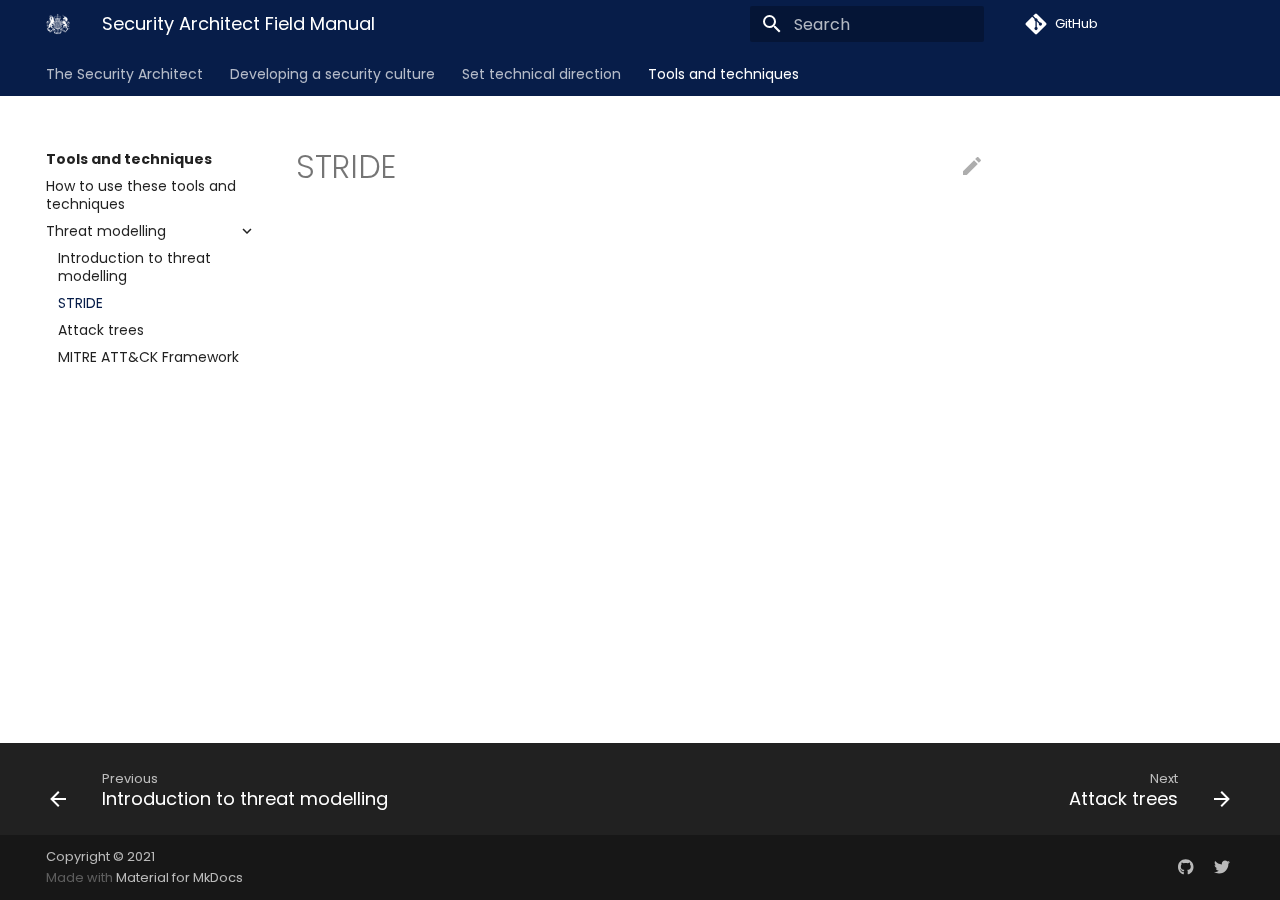
<file: security-architect-field-manual/tools-and-techniques/threat-modelling/stride/index.html>
<!doctype html><html lang=en class=no-js> <head><meta charset=utf-8><meta name=viewport content="width=device-width,initial-scale=1"><meta name=description content="The Security Architect Field Manual defines the security architecture practice then offers a set of tools and techniques to help build more secure systems."><link href=https://stu-h.github.io/security-architect-field-manual/tools-and-techniques/threat-modelling/stride/ rel=canonical><link rel=icon href=../../../assets/images/favicon.png><meta name=generator content="mkdocs-1.2.2, mkdocs-material-7.2.2"><title>STRIDE - Security Architect Field Manual</title><link rel=stylesheet href=../../../assets/stylesheets/main.1118c9be.min.css><link rel=stylesheet href=../../../assets/stylesheets/palette.ba0d045b.min.css><link rel=preconnect href=https://fonts.gstatic.com crossorigin><link rel=stylesheet href="https://fonts.googleapis.com/css?family=Poppins:300,400,400i,700%7CRoboto+Mono&display=fallback"><style>:root{--md-text-font-family:"Poppins";--md-code-font-family:"Roboto Mono"}</style><link rel=stylesheet href=../../../stylesheets/extra.css></head> <body dir=ltr data-md-color-scheme=default data-md-color-primary data-md-color-accent> <script>function __prefix(e){return new URL("../../..",location).pathname+"."+e}function __get(e,t=localStorage){return JSON.parse(t.getItem(__prefix(e)))}</script> <script>var palette=__get("__palette");if(null!==palette&&"object"==typeof palette.color)for(var key in palette.color)document.body.setAttribute("data-md-color-"+key,palette.color[key])</script> <input class=md-toggle data-md-toggle=drawer type=checkbox id=__drawer autocomplete=off> <input class=md-toggle data-md-toggle=search type=checkbox id=__search autocomplete=off> <label class=md-overlay for=__drawer></label> <div data-md-component=skip> <a href=#stride class=md-skip> Skip to content </a> </div> <div data-md-component=announce> </div> <header class=md-header data-md-component=header> <nav class="md-header__inner md-grid" aria-label=Header> <a href=../../.. title="Security Architect Field Manual" class="md-header__button md-logo" aria-label="Security Architect Field Manual" data-md-component=logo> <img src=../../../assets/logo/NCSC.png alt=logo> </a> <label class="md-header__button md-icon" for=__drawer> <svg xmlns=http://www.w3.org/2000/svg viewbox="0 0 24 24"><path d="M3 6h18v2H3V6m0 5h18v2H3v-2m0 5h18v2H3v-2z"/></svg> </label> <div class=md-header__title data-md-component=header-title> <div class=md-header__ellipsis> <div class=md-header__topic> <span class=md-ellipsis> Security Architect Field Manual </span> </div> <div class=md-header__topic data-md-component=header-topic> <span class=md-ellipsis> STRIDE </span> </div> </div> </div> <form class=md-header__option data-md-component=palette> <input class=md-option data-md-color-media data-md-color-scheme=default data-md-color-primary data-md-color-accent aria-hidden=true type=radio name=__palette id=__palette_1> </form> <label class="md-header__button md-icon" for=__search> <svg xmlns=http://www.w3.org/2000/svg viewbox="0 0 24 24"><path d="M9.5 3A6.5 6.5 0 0 1 16 9.5c0 1.61-.59 3.09-1.56 4.23l.27.27h.79l5 5-1.5 1.5-5-5v-.79l-.27-.27A6.516 6.516 0 0 1 9.5 16 6.5 6.5 0 0 1 3 9.5 6.5 6.5 0 0 1 9.5 3m0 2C7 5 5 7 5 9.5S7 14 9.5 14 14 12 14 9.5 12 5 9.5 5z"/></svg> </label> <div class=md-search data-md-component=search role=dialog> <label class=md-search__overlay for=__search></label> <div class=md-search__inner role=search> <form class=md-search__form name=search> <input type=text class=md-search__input name=query aria-label=Search placeholder=Search autocapitalize=off autocorrect=off autocomplete=off spellcheck=false data-md-component=search-query required> <label class="md-search__icon md-icon" for=__search> <svg xmlns=http://www.w3.org/2000/svg viewbox="0 0 24 24"><path d="M9.5 3A6.5 6.5 0 0 1 16 9.5c0 1.61-.59 3.09-1.56 4.23l.27.27h.79l5 5-1.5 1.5-5-5v-.79l-.27-.27A6.516 6.516 0 0 1 9.5 16 6.5 6.5 0 0 1 3 9.5 6.5 6.5 0 0 1 9.5 3m0 2C7 5 5 7 5 9.5S7 14 9.5 14 14 12 14 9.5 12 5 9.5 5z"/></svg> <svg xmlns=http://www.w3.org/2000/svg viewbox="0 0 24 24"><path d="M20 11v2H8l5.5 5.5-1.42 1.42L4.16 12l7.92-7.92L13.5 5.5 8 11h12z"/></svg> </label> <nav class=md-search__options aria-label=Search> <button type=reset class="md-search__icon md-icon" aria-label=Clear tabindex=-1> <svg xmlns=http://www.w3.org/2000/svg viewbox="0 0 24 24"><path d="M19 6.41 17.59 5 12 10.59 6.41 5 5 6.41 10.59 12 5 17.59 6.41 19 12 13.41 17.59 19 19 17.59 13.41 12 19 6.41z"/></svg> </button> </nav> </form> <div class=md-search__output> <div class=md-search__scrollwrap data-md-scrollfix> <div class=md-search-result data-md-component=search-result> <div class=md-search-result__meta> Initializing search </div> <ol class=md-search-result__list></ol> </div> </div> </div> </div> </div> <div class=md-header__source> <a href=https://github.com/stu-h/security-architect-field-manual/ title="Go to repository" class=md-source data-md-component=source> <div class="md-source__icon md-icon"> <svg xmlns=http://www.w3.org/2000/svg viewbox="0 0 448 512"><path d="M439.55 236.05 244 40.45a28.87 28.87 0 0 0-40.81 0l-40.66 40.63 51.52 51.52c27.06-9.14 52.68 16.77 43.39 43.68l49.66 49.66c34.23-11.8 61.18 31 35.47 56.69-26.49 26.49-70.21-2.87-56-37.34L240.22 199v121.85c25.3 12.54 22.26 41.85 9.08 55a34.34 34.34 0 0 1-48.55 0c-17.57-17.6-11.07-46.91 11.25-56v-123c-20.8-8.51-24.6-30.74-18.64-45L142.57 101 8.45 235.14a28.86 28.86 0 0 0 0 40.81l195.61 195.6a28.86 28.86 0 0 0 40.8 0l194.69-194.69a28.86 28.86 0 0 0 0-40.81z"/></svg> </div> <div class=md-source__repository> GitHub </div> </a> </div> </nav> </header> <div class=md-container data-md-component=container> <nav class=md-tabs aria-label=Tabs data-md-component=tabs> <div class="md-tabs__inner md-grid"> <ul class=md-tabs__list> <li class=md-tabs__item> <a href=../../../the-security-architect/what-is-security-architecture/ class=md-tabs__link> The Security Architect </a> </li> <li class=md-tabs__item> <a href=../../../develop-a-security-culture/set-core-tenets/ class=md-tabs__link> Developing a security culture </a> </li> <li class=md-tabs__item> <a href=../../../set-technical-direction/define-security-principles/ class=md-tabs__link> Set technical direction </a> </li> <li class=md-tabs__item> <a href=../../how-to-use-these-tools-and-techniques/ class="md-tabs__link md-tabs__link--active"> Tools and techniques </a> </li> </ul> </div> </nav> <main class=md-main data-md-component=main> <div class="md-main__inner md-grid"> <div class="md-sidebar md-sidebar--primary" data-md-component=sidebar data-md-type=navigation> <div class=md-sidebar__scrollwrap> <div class=md-sidebar__inner> <nav class="md-nav md-nav--primary md-nav--lifted" aria-label=Navigation data-md-level=0> <label class=md-nav__title for=__drawer> <a href=../../.. title="Security Architect Field Manual" class="md-nav__button md-logo" aria-label="Security Architect Field Manual" data-md-component=logo> <img src=../../../assets/logo/NCSC.png alt=logo> </a> Security Architect Field Manual </label> <div class=md-nav__source> <a href=https://github.com/stu-h/security-architect-field-manual/ title="Go to repository" class=md-source data-md-component=source> <div class="md-source__icon md-icon"> <svg xmlns=http://www.w3.org/2000/svg viewbox="0 0 448 512"><path d="M439.55 236.05 244 40.45a28.87 28.87 0 0 0-40.81 0l-40.66 40.63 51.52 51.52c27.06-9.14 52.68 16.77 43.39 43.68l49.66 49.66c34.23-11.8 61.18 31 35.47 56.69-26.49 26.49-70.21-2.87-56-37.34L240.22 199v121.85c25.3 12.54 22.26 41.85 9.08 55a34.34 34.34 0 0 1-48.55 0c-17.57-17.6-11.07-46.91 11.25-56v-123c-20.8-8.51-24.6-30.74-18.64-45L142.57 101 8.45 235.14a28.86 28.86 0 0 0 0 40.81l195.61 195.6a28.86 28.86 0 0 0 40.8 0l194.69-194.69a28.86 28.86 0 0 0 0-40.81z"/></svg> </div> <div class=md-source__repository> GitHub </div> </a> </div> <ul class=md-nav__list data-md-scrollfix> <li class="md-nav__item md-nav__item--nested"> <input class="md-nav__toggle md-toggle" data-md-toggle=__nav_1 type=checkbox id=__nav_1> <label class=md-nav__link for=__nav_1> The Security Architect <span class="md-nav__icon md-icon"></span> </label> <nav class=md-nav aria-label="The Security Architect" data-md-level=1> <label class=md-nav__title for=__nav_1> <span class="md-nav__icon md-icon"></span> The Security Architect </label> <ul class=md-nav__list data-md-scrollfix> <li class=md-nav__item> <a href=../../../the-security-architect/what-is-security-architecture/ class=md-nav__link> What is Security Architecture </a> </li> <li class=md-nav__item> <a href=../../../the-security-architect/what-is-a-security-architect/ class=md-nav__link> What is a Security Architect </a> </li> <li class=md-nav__item> <a href=../../../the-security-architect/mindset-of-a-security-architect/ class=md-nav__link> Mindset of a Security Architect </a> </li> <li class=md-nav__item> <a href=../../../the-security-architect/skills-and-qualities-of-a-security-architect/ class=md-nav__link> Skills and qualities of a Security Architect </a> </li> </ul> </nav> </li> <li class="md-nav__item md-nav__item--nested"> <input class="md-nav__toggle md-toggle" data-md-toggle=__nav_2 type=checkbox id=__nav_2> <label class=md-nav__link for=__nav_2> Developing a security culture <span class="md-nav__icon md-icon"></span> </label> <nav class=md-nav aria-label="Developing a security culture" data-md-level=1> <label class=md-nav__title for=__nav_2> <span class="md-nav__icon md-icon"></span> Developing a security culture </label> <ul class=md-nav__list data-md-scrollfix> <li class=md-nav__item> <a href=../../../develop-a-security-culture/set-core-tenets/ class=md-nav__link> Set core tenets </a> </li> <li class=md-nav__item> <a href=../../../develop-a-security-culture/define-unacceptable-outcomes/ class=md-nav__link> Define unacceptable outcomes </a> </li> </ul> </nav> </li> <li class="md-nav__item md-nav__item--nested"> <input class="md-nav__toggle md-toggle" data-md-toggle=__nav_3 type=checkbox id=__nav_3> <label class=md-nav__link for=__nav_3> Set technical direction <span class="md-nav__icon md-icon"></span> </label> <nav class=md-nav aria-label="Set technical direction" data-md-level=1> <label class=md-nav__title for=__nav_3> <span class="md-nav__icon md-icon"></span> Set technical direction </label> <ul class=md-nav__list data-md-scrollfix> <li class=md-nav__item> <a href=../../../set-technical-direction/define-security-principles/ class=md-nav__link> Define Security Principles </a> </li> </ul> </nav> </li> <li class="md-nav__item md-nav__item--active md-nav__item--nested"> <input class="md-nav__toggle md-toggle" data-md-toggle=__nav_4 type=checkbox id=__nav_4 checked> <label class=md-nav__link for=__nav_4> Tools and techniques <span class="md-nav__icon md-icon"></span> </label> <nav class=md-nav aria-label="Tools and techniques" data-md-level=1> <label class=md-nav__title for=__nav_4> <span class="md-nav__icon md-icon"></span> Tools and techniques </label> <ul class=md-nav__list data-md-scrollfix> <li class=md-nav__item> <a href=../../how-to-use-these-tools-and-techniques/ class=md-nav__link> How to use these tools and techniques </a> </li> <li class="md-nav__item md-nav__item--active md-nav__item--nested"> <input class="md-nav__toggle md-toggle" data-md-toggle=__nav_4_2 type=checkbox id=__nav_4_2 checked> <label class=md-nav__link for=__nav_4_2> Threat modelling <span class="md-nav__icon md-icon"></span> </label> <nav class=md-nav aria-label="Threat modelling" data-md-level=2> <label class=md-nav__title for=__nav_4_2> <span class="md-nav__icon md-icon"></span> Threat modelling </label> <ul class=md-nav__list data-md-scrollfix> <li class=md-nav__item> <a href=../introduction-to-threat-modelling/ class=md-nav__link> Introduction to threat modelling </a> </li> <li class="md-nav__item md-nav__item--active"> <input class="md-nav__toggle md-toggle" data-md-toggle=toc type=checkbox id=__toc> <a href=./ class="md-nav__link md-nav__link--active"> STRIDE </a> </li> <li class=md-nav__item> <a href=../attack-trees/ class=md-nav__link> Attack trees </a> </li> <li class=md-nav__item> <a href=../mitre-attack-framework/ class=md-nav__link> MITRE ATT&CK Framework </a> </li> </ul> </nav> </li> </ul> </nav> </li> </ul> </nav> </div> </div> </div> <div class="md-sidebar md-sidebar--secondary" data-md-component=sidebar data-md-type=toc> <div class=md-sidebar__scrollwrap> <div class=md-sidebar__inner> <nav class="md-nav md-nav--secondary" aria-label="Table of contents"> </nav> </div> </div> </div> <div class=md-content data-md-component=content> <article class="md-content__inner md-typeset"> <a href=https://github.com/stu-h/security-architect-field-manual/tree/master/docs/src/markdown/tools-and-techniques/threat-modelling/stride.md title="Edit this page" class="md-content__button md-icon"> <svg xmlns=http://www.w3.org/2000/svg viewbox="0 0 24 24"><path d="M20.71 7.04c.39-.39.39-1.04 0-1.41l-2.34-2.34c-.37-.39-1.02-.39-1.41 0l-1.84 1.83 3.75 3.75M3 17.25V21h3.75L17.81 9.93l-3.75-3.75L3 17.25z"/></svg> </a> <h1 id=stride>STRIDE<a class=headerlink href=#stride title="Permanent link"></a></h1> </article> </div> </div> </main> <footer class=md-footer> <nav class="md-footer__inner md-grid" aria-label=Footer> <a href=../introduction-to-threat-modelling/ class="md-footer__link md-footer__link--prev" aria-label="Previous: Introduction to threat modelling" rel=prev> <div class="md-footer__button md-icon"> <svg xmlns=http://www.w3.org/2000/svg viewbox="0 0 24 24"><path d="M20 11v2H8l5.5 5.5-1.42 1.42L4.16 12l7.92-7.92L13.5 5.5 8 11h12z"/></svg> </div> <div class=md-footer__title> <div class=md-ellipsis> <span class=md-footer__direction> Previous </span> Introduction to threat modelling </div> </div> </a> <a href=../attack-trees/ class="md-footer__link md-footer__link--next" aria-label="Next: Attack trees" rel=next> <div class=md-footer__title> <div class=md-ellipsis> <span class=md-footer__direction> Next </span> Attack trees </div> </div> <div class="md-footer__button md-icon"> <svg xmlns=http://www.w3.org/2000/svg viewbox="0 0 24 24"><path d="M4 11v2h12l-5.5 5.5 1.42 1.42L19.84 12l-7.92-7.92L10.5 5.5 16 11H4z"/></svg> </div> </a> </nav> <div class="md-footer-meta md-typeset"> <div class="md-footer-meta__inner md-grid"> <div class=md-footer-copyright> <div class=md-footer-copyright__highlight> Copyright &copy; 2021 </div> Made with <a href=https://squidfunk.github.io/mkdocs-material/ target=_blank rel=noopener> Material for MkDocs </a> </div> <div class=md-footer-social> <a href=https://github.com/ukncsc target=_blank rel=noopener title=github.com class=md-footer-social__link> <svg xmlns=http://www.w3.org/2000/svg viewbox="0 0 496 512"><path d="M165.9 397.4c0 2-2.3 3.6-5.2 3.6-3.3.3-5.6-1.3-5.6-3.6 0-2 2.3-3.6 5.2-3.6 3-.3 5.6 1.3 5.6 3.6zm-31.1-4.5c-.7 2 1.3 4.3 4.3 4.9 2.6 1 5.6 0 6.2-2s-1.3-4.3-4.3-5.2c-2.6-.7-5.5.3-6.2 2.3zm44.2-1.7c-2.9.7-4.9 2.6-4.6 4.9.3 2 2.9 3.3 5.9 2.6 2.9-.7 4.9-2.6 4.6-4.6-.3-1.9-3-3.2-5.9-2.9zM244.8 8C106.1 8 0 113.3 0 252c0 110.9 69.8 205.8 169.5 239.2 12.8 2.3 17.3-5.6 17.3-12.1 0-6.2-.3-40.4-.3-61.4 0 0-70 15-84.7-29.8 0 0-11.4-29.1-27.8-36.6 0 0-22.9-15.7 1.6-15.4 0 0 24.9 2 38.6 25.8 21.9 38.6 58.6 27.5 72.9 20.9 2.3-16 8.8-27.1 16-33.7-55.9-6.2-112.3-14.3-112.3-110.5 0-27.5 7.6-41.3 23.6-58.9-2.6-6.5-11.1-33.3 2.6-67.9 20.9-6.5 69 27 69 27 20-5.6 41.5-8.5 62.8-8.5s42.8 2.9 62.8 8.5c0 0 48.1-33.6 69-27 13.7 34.7 5.2 61.4 2.6 67.9 16 17.7 25.8 31.5 25.8 58.9 0 96.5-58.9 104.2-114.8 110.5 9.2 7.9 17 22.9 17 46.4 0 33.7-.3 75.4-.3 83.6 0 6.5 4.6 14.4 17.3 12.1C428.2 457.8 496 362.9 496 252 496 113.3 383.5 8 244.8 8zM97.2 352.9c-1.3 1-1 3.3.7 5.2 1.6 1.6 3.9 2.3 5.2 1 1.3-1 1-3.3-.7-5.2-1.6-1.6-3.9-2.3-5.2-1zm-10.8-8.1c-.7 1.3.3 2.9 2.3 3.9 1.6 1 3.6.7 4.3-.7.7-1.3-.3-2.9-2.3-3.9-2-.6-3.6-.3-4.3.7zm32.4 35.6c-1.6 1.3-1 4.3 1.3 6.2 2.3 2.3 5.2 2.6 6.5 1 1.3-1.3.7-4.3-1.3-6.2-2.2-2.3-5.2-2.6-6.5-1zm-11.4-14.7c-1.6 1-1.6 3.6 0 5.9 1.6 2.3 4.3 3.3 5.6 2.3 1.6-1.3 1.6-3.9 0-6.2-1.4-2.3-4-3.3-5.6-2z"/></svg> </a> <a href=https://twitter.com/ncsc target=_blank rel=noopener title=twitter.com class=md-footer-social__link> <svg xmlns=http://www.w3.org/2000/svg viewbox="0 0 512 512"><path d="M459.37 151.716c.325 4.548.325 9.097.325 13.645 0 138.72-105.583 298.558-298.558 298.558-59.452 0-114.68-17.219-161.137-47.106 8.447.974 16.568 1.299 25.34 1.299 49.055 0 94.213-16.568 130.274-44.832-46.132-.975-84.792-31.188-98.112-72.772 6.498.974 12.995 1.624 19.818 1.624 9.421 0 18.843-1.3 27.614-3.573-48.081-9.747-84.143-51.98-84.143-102.985v-1.299c13.969 7.797 30.214 12.67 47.431 13.319-28.264-18.843-46.781-51.005-46.781-87.391 0-19.492 5.197-37.36 14.294-52.954 51.655 63.675 129.3 105.258 216.365 109.807-1.624-7.797-2.599-15.918-2.599-24.04 0-57.828 46.782-104.934 104.934-104.934 30.213 0 57.502 12.67 76.67 33.137 23.715-4.548 46.456-13.32 66.599-25.34-7.798 24.366-24.366 44.833-46.132 57.827 21.117-2.273 41.584-8.122 60.426-16.243-14.292 20.791-32.161 39.308-52.628 54.253z"/></svg> </a> </div> </div> </div> </footer> </div> <div class=md-dialog data-md-component=dialog> <div class="md-dialog__inner md-typeset"></div> </div> <script id=__config type=application/json>{"base": "../../..", "features": ["navigation.tabs"], "translations": {"clipboard.copy": "Copy to clipboard", "clipboard.copied": "Copied to clipboard", "search.config.lang": "en", "search.config.pipeline": "trimmer, stopWordFilter", "search.config.separator": "[\\s\\-]+", "search.placeholder": "Search", "search.result.placeholder": "Type to start searching", "search.result.none": "No matching documents", "search.result.one": "1 matching document", "search.result.other": "# matching documents", "search.result.more.one": "1 more on this page", "search.result.more.other": "# more on this page", "search.result.term.missing": "Missing", "select.version.title": "Select version"}, "search": "../../../assets/javascripts/workers/search.709b4209.min.js", "version": null}</script> <script src=../../../assets/javascripts/bundle.2b46852b.min.js></script> </body> </html>
</file>
